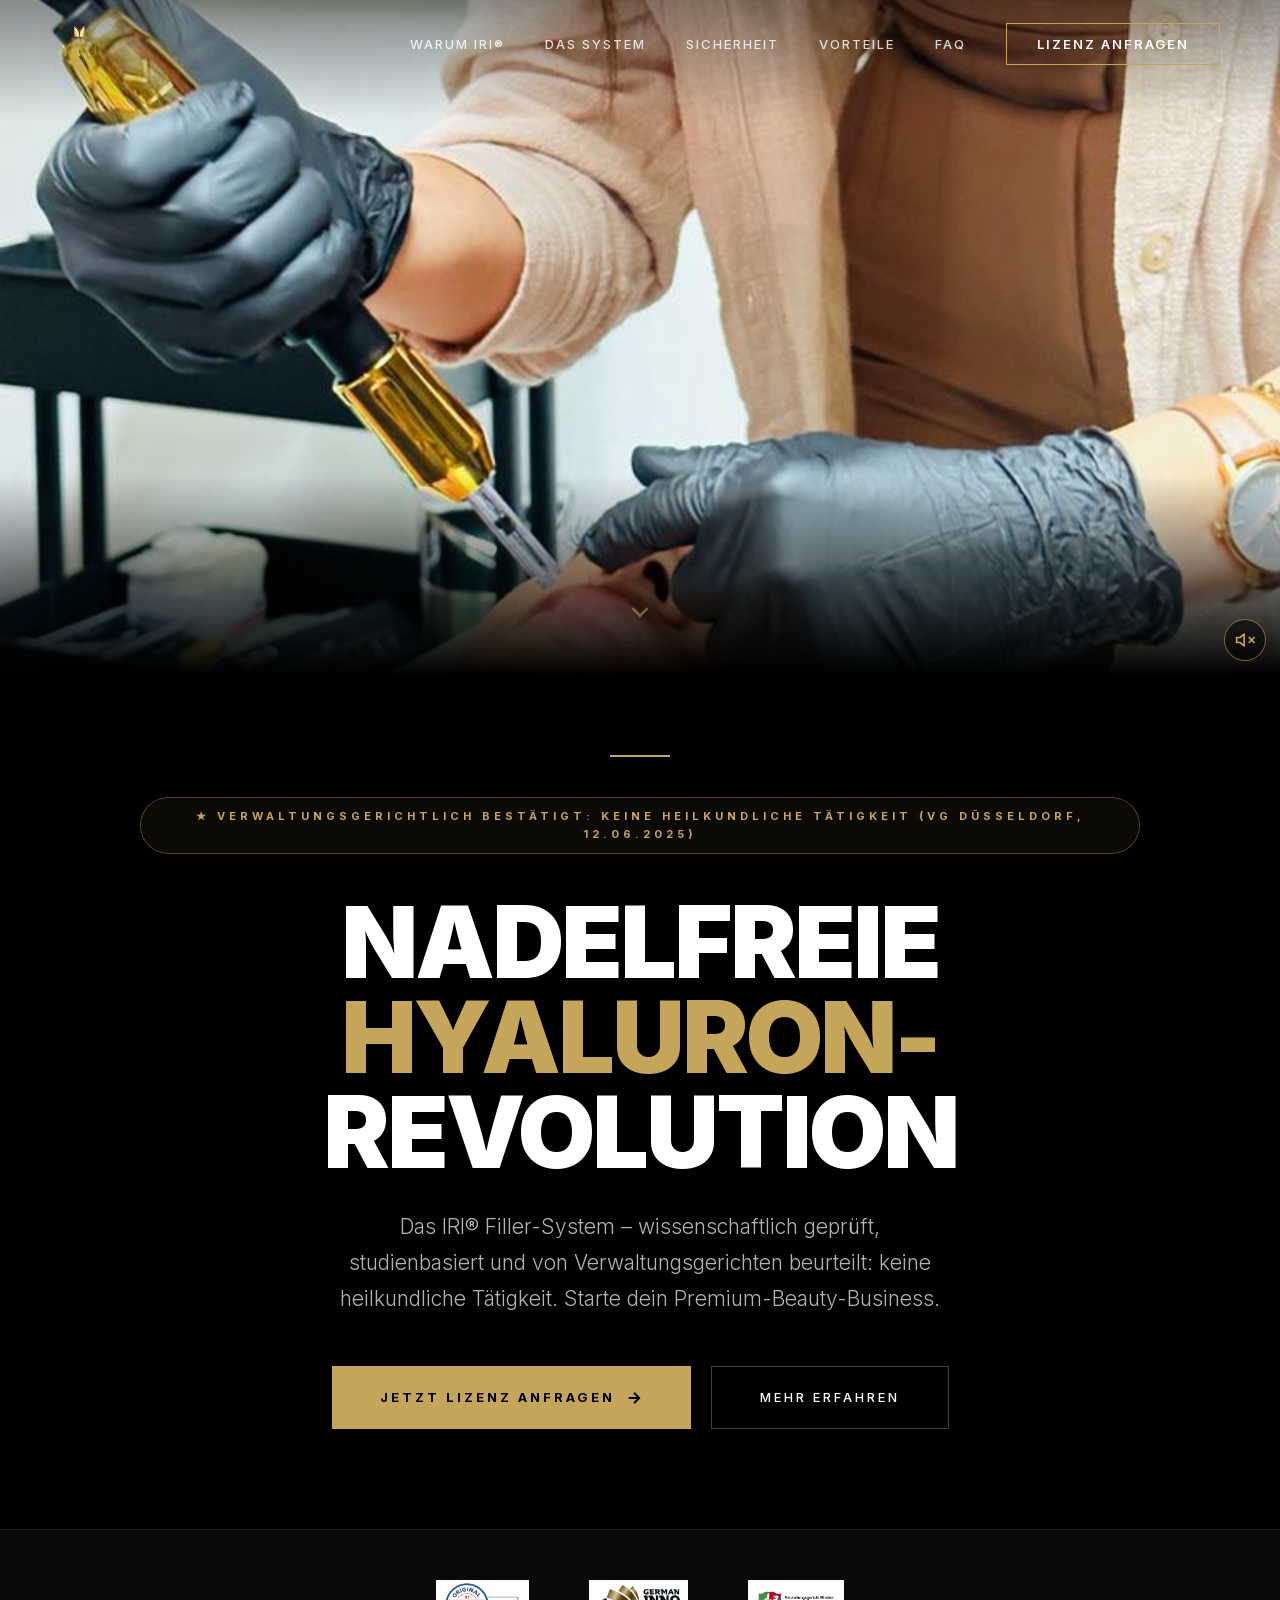
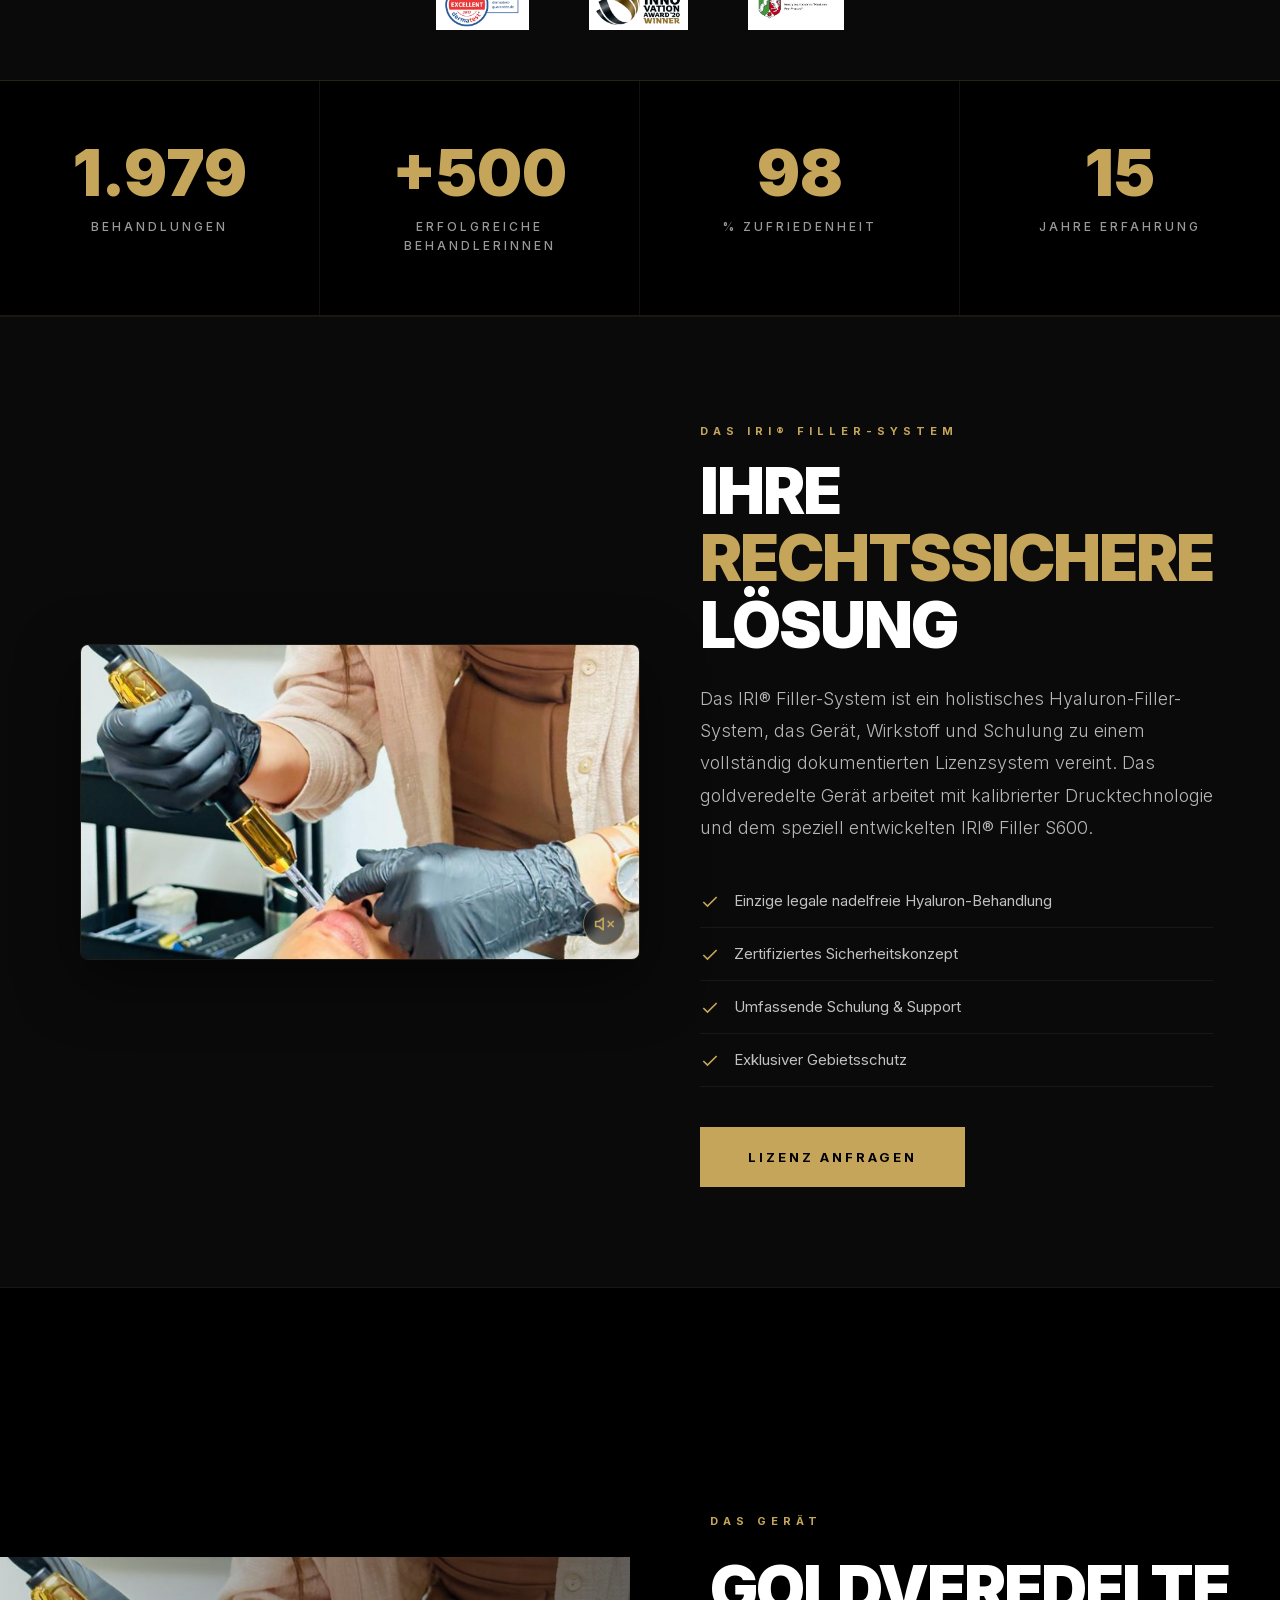
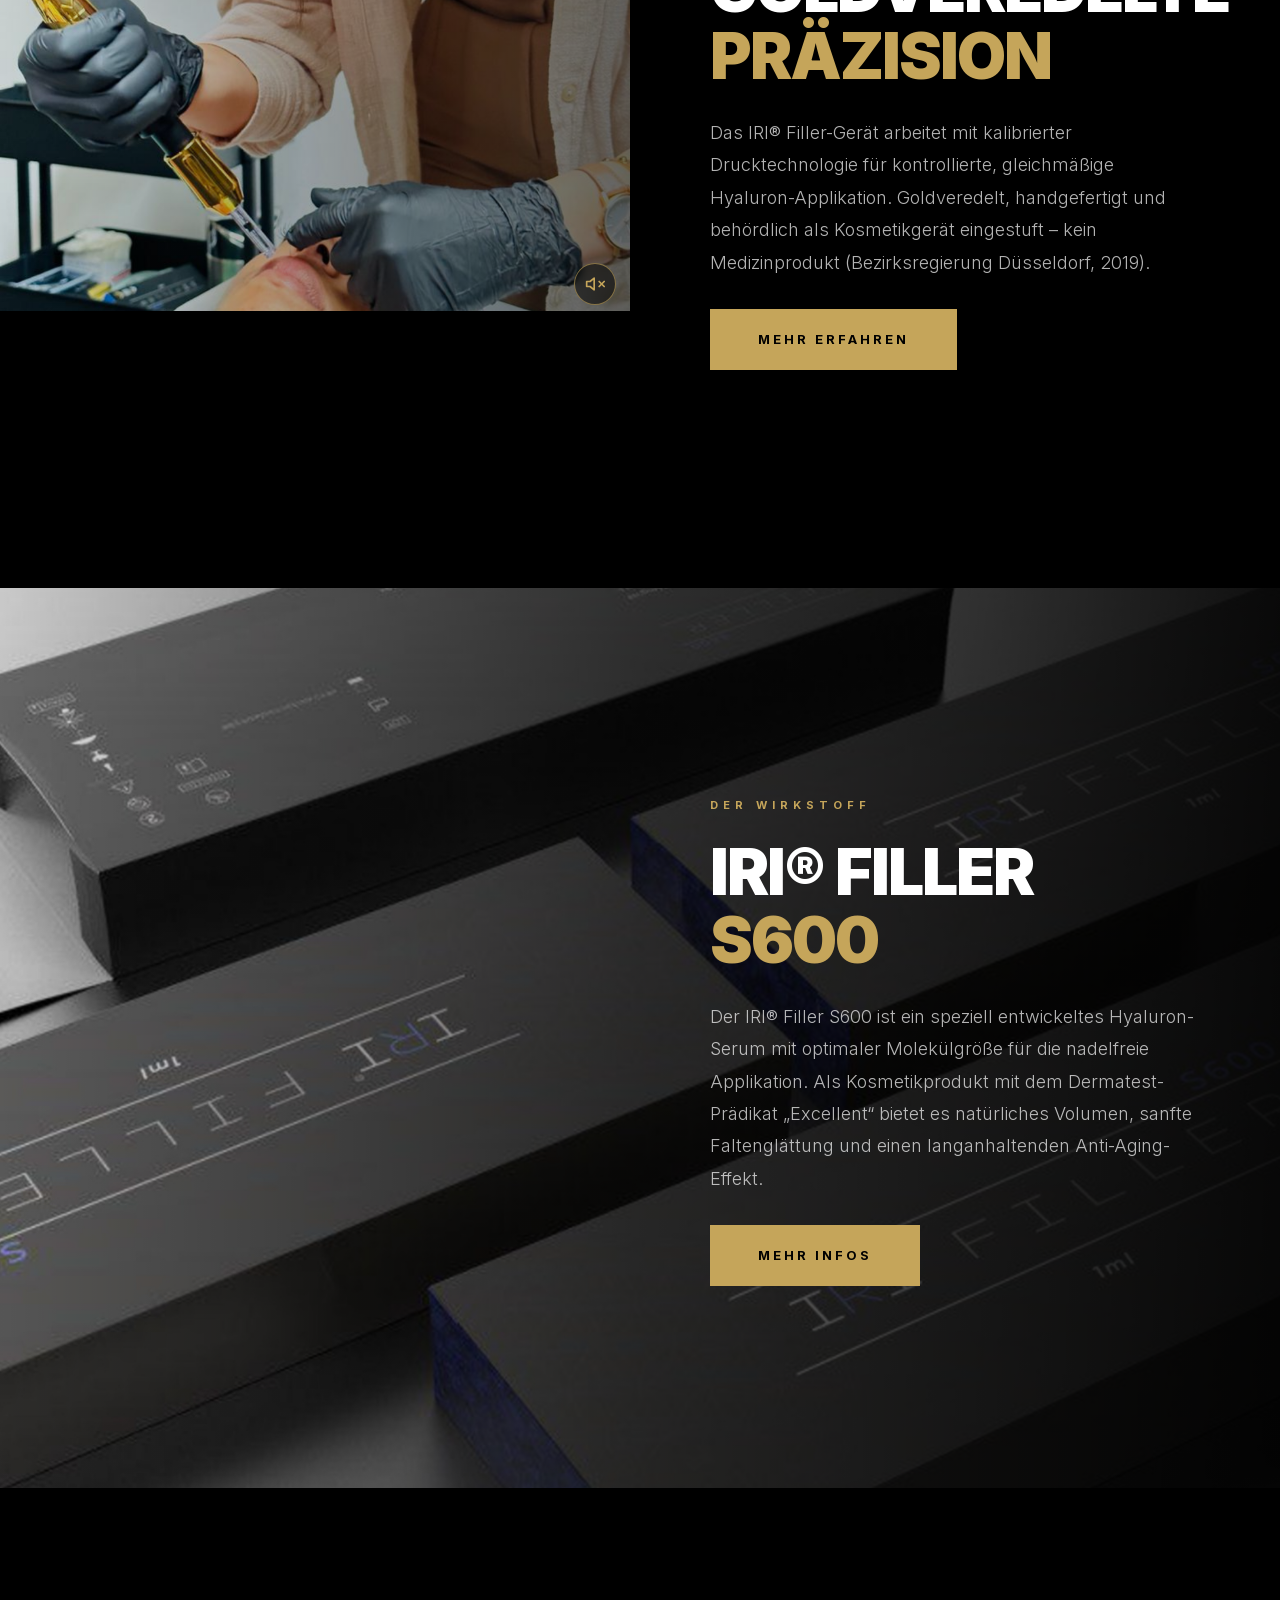
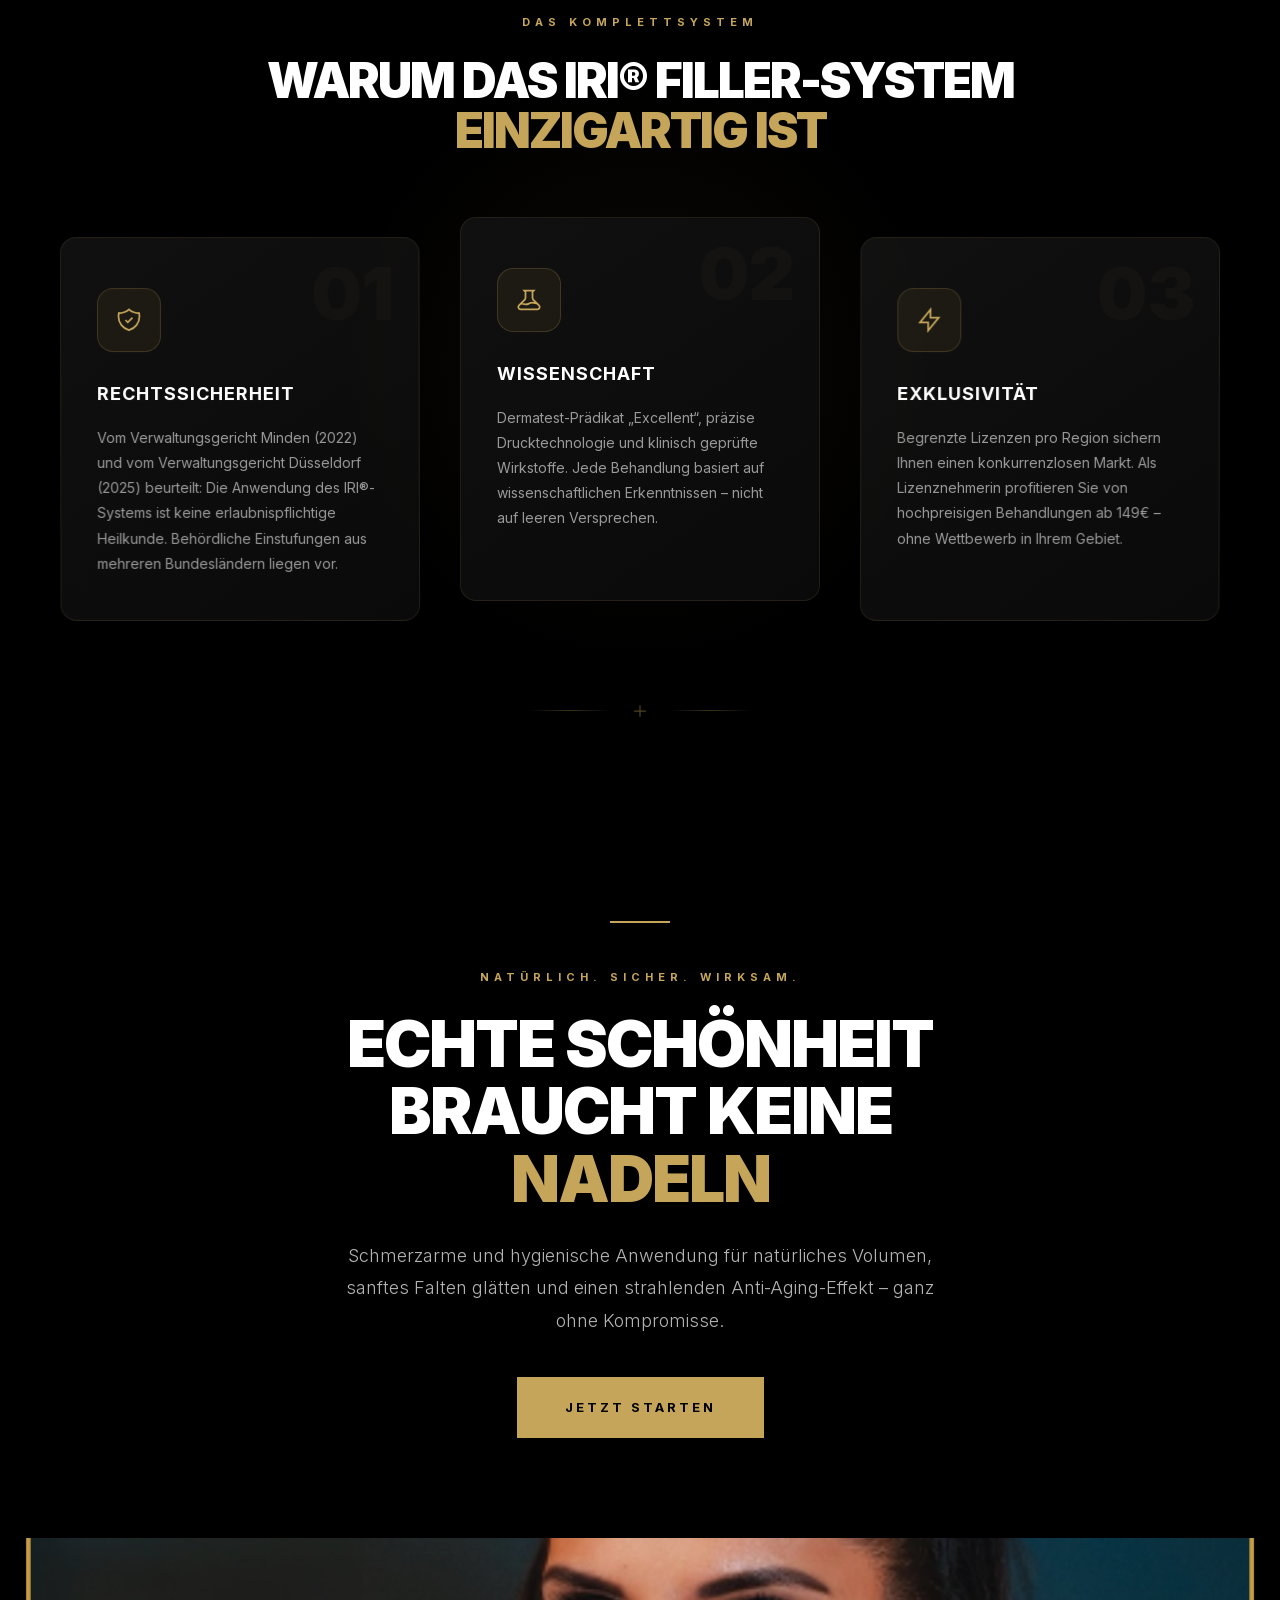
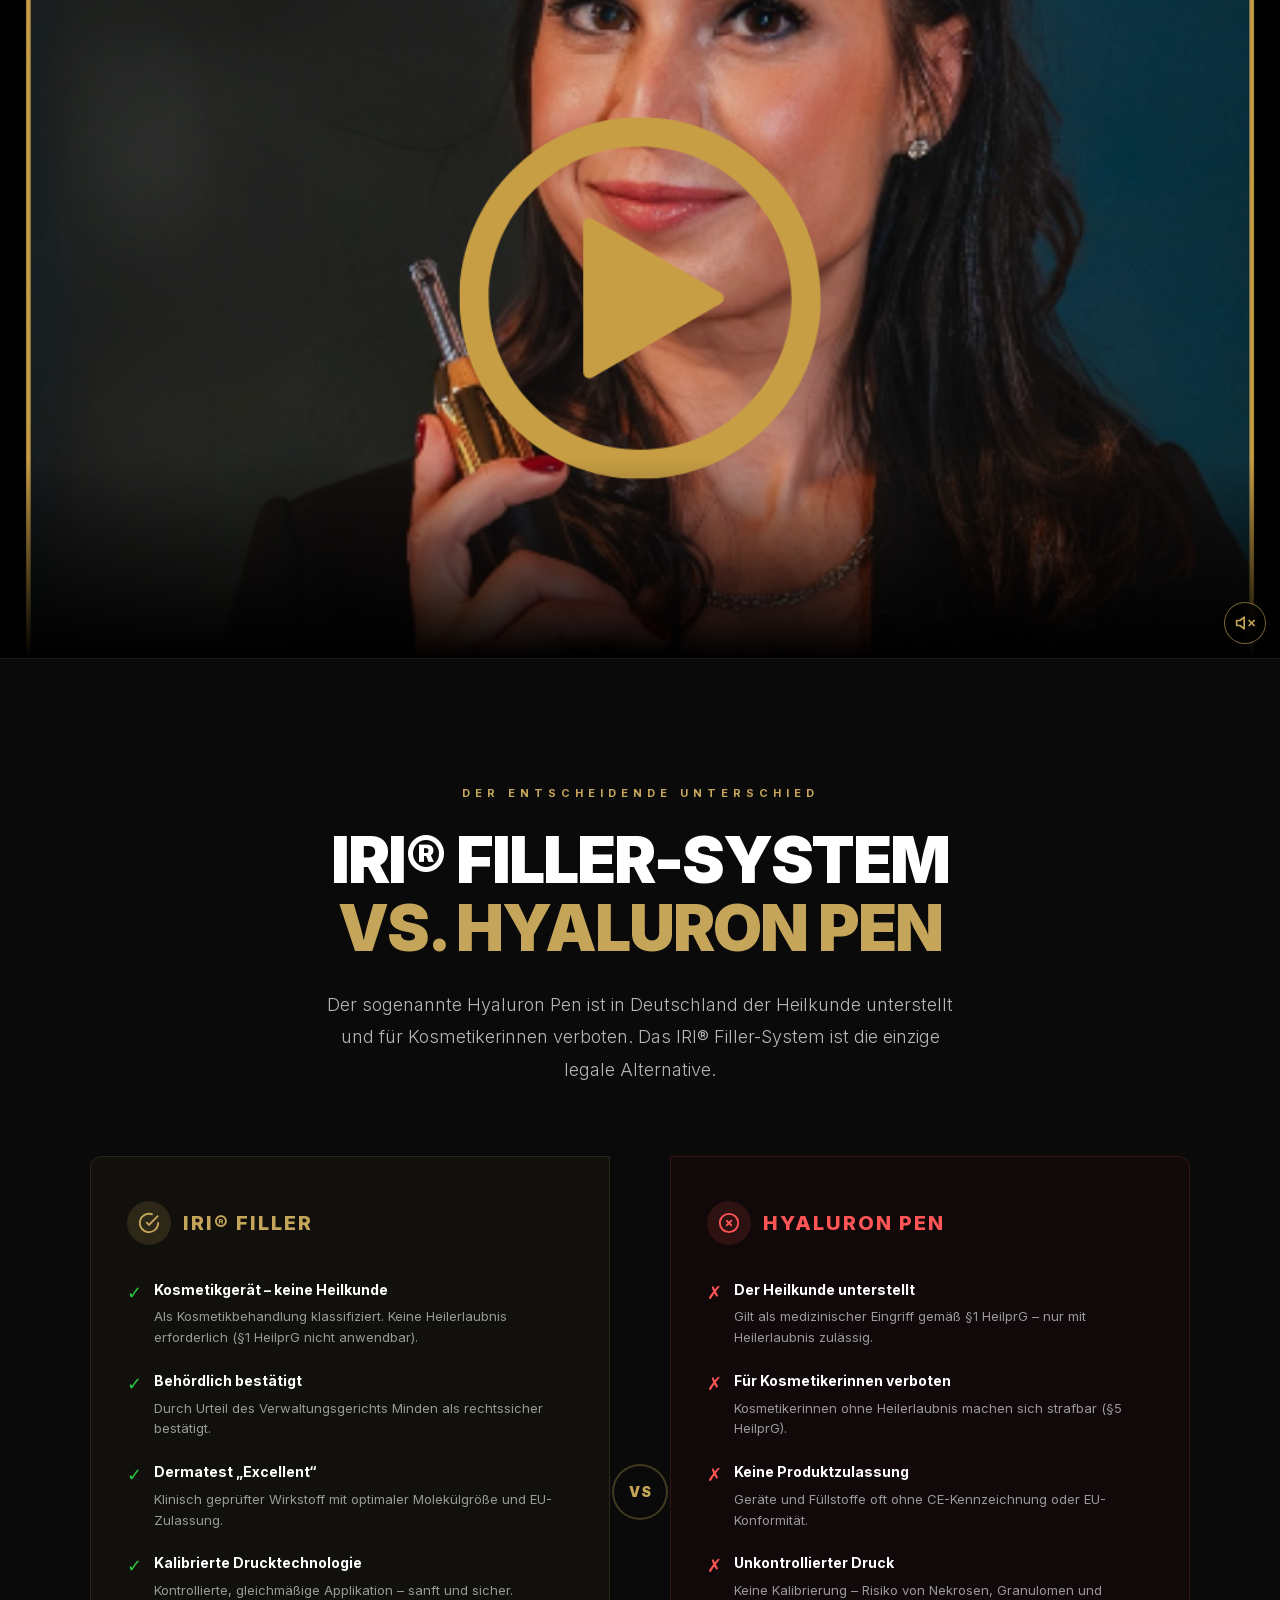
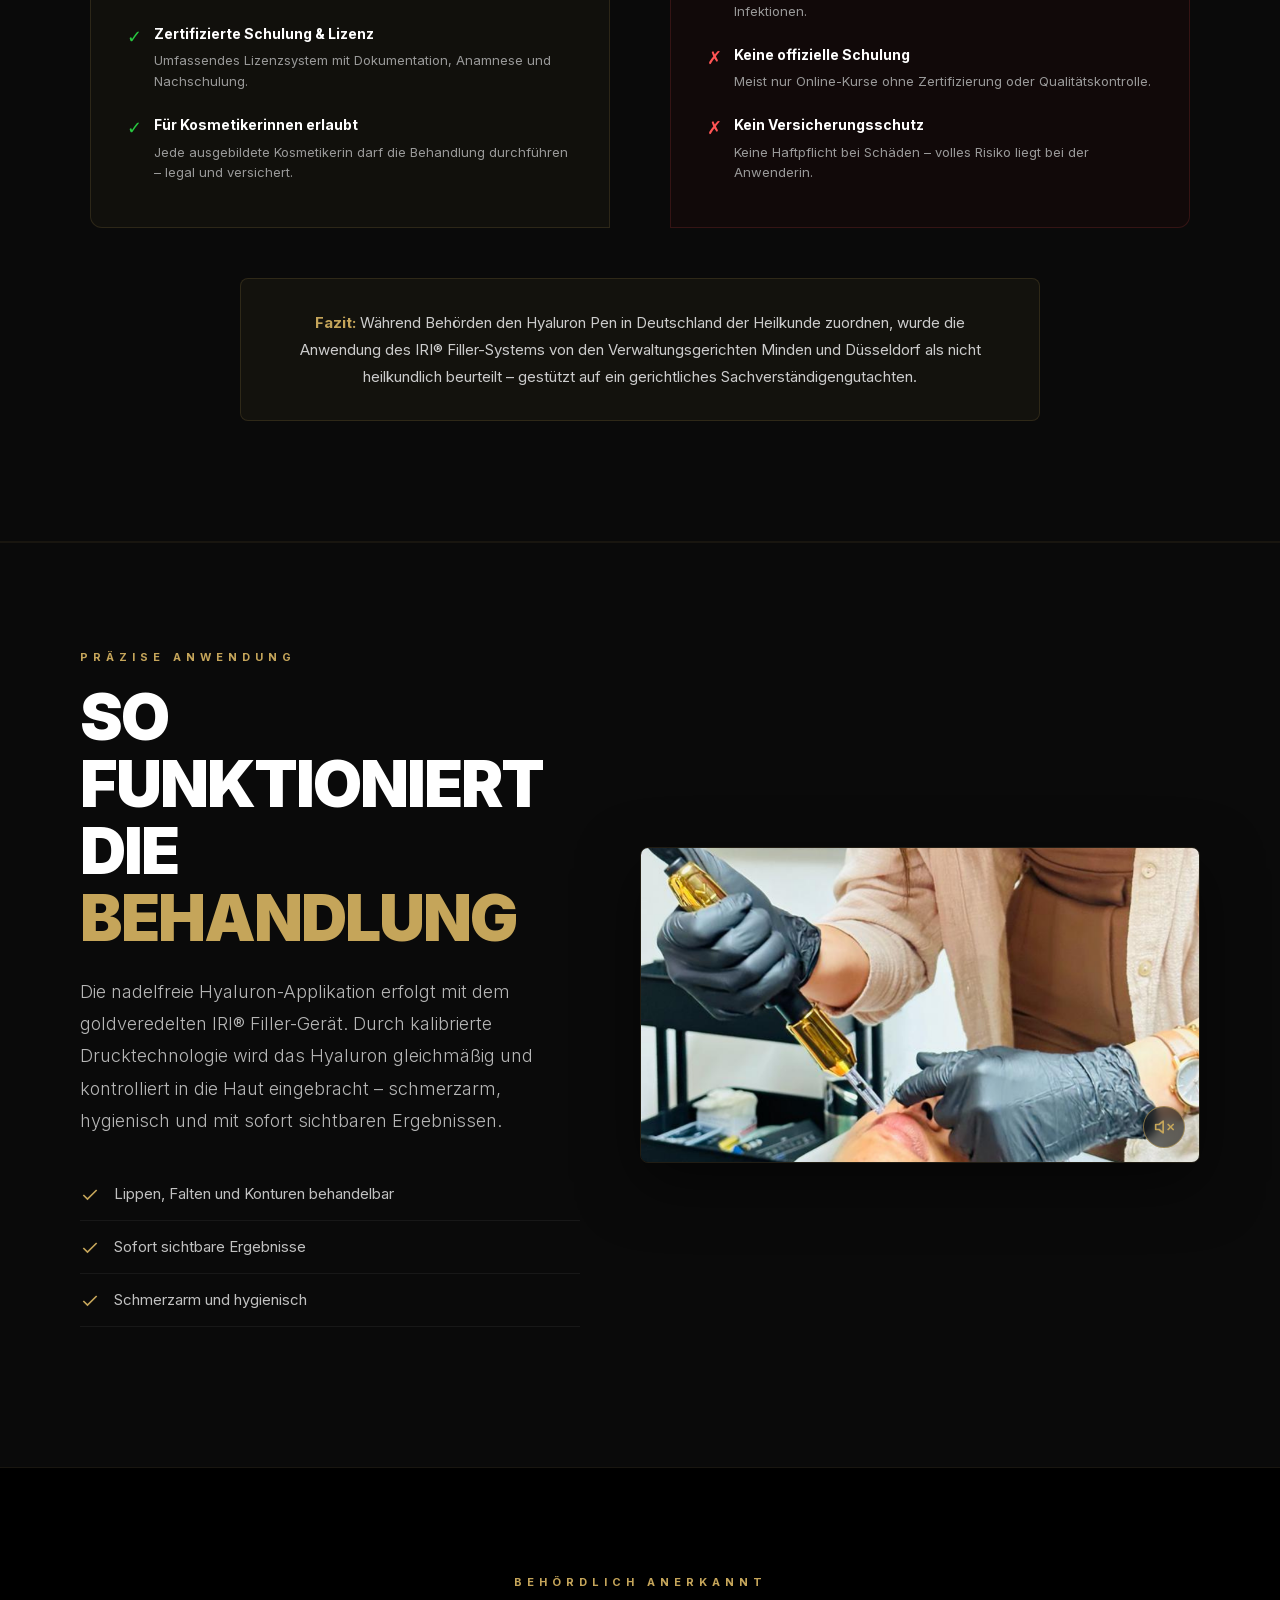
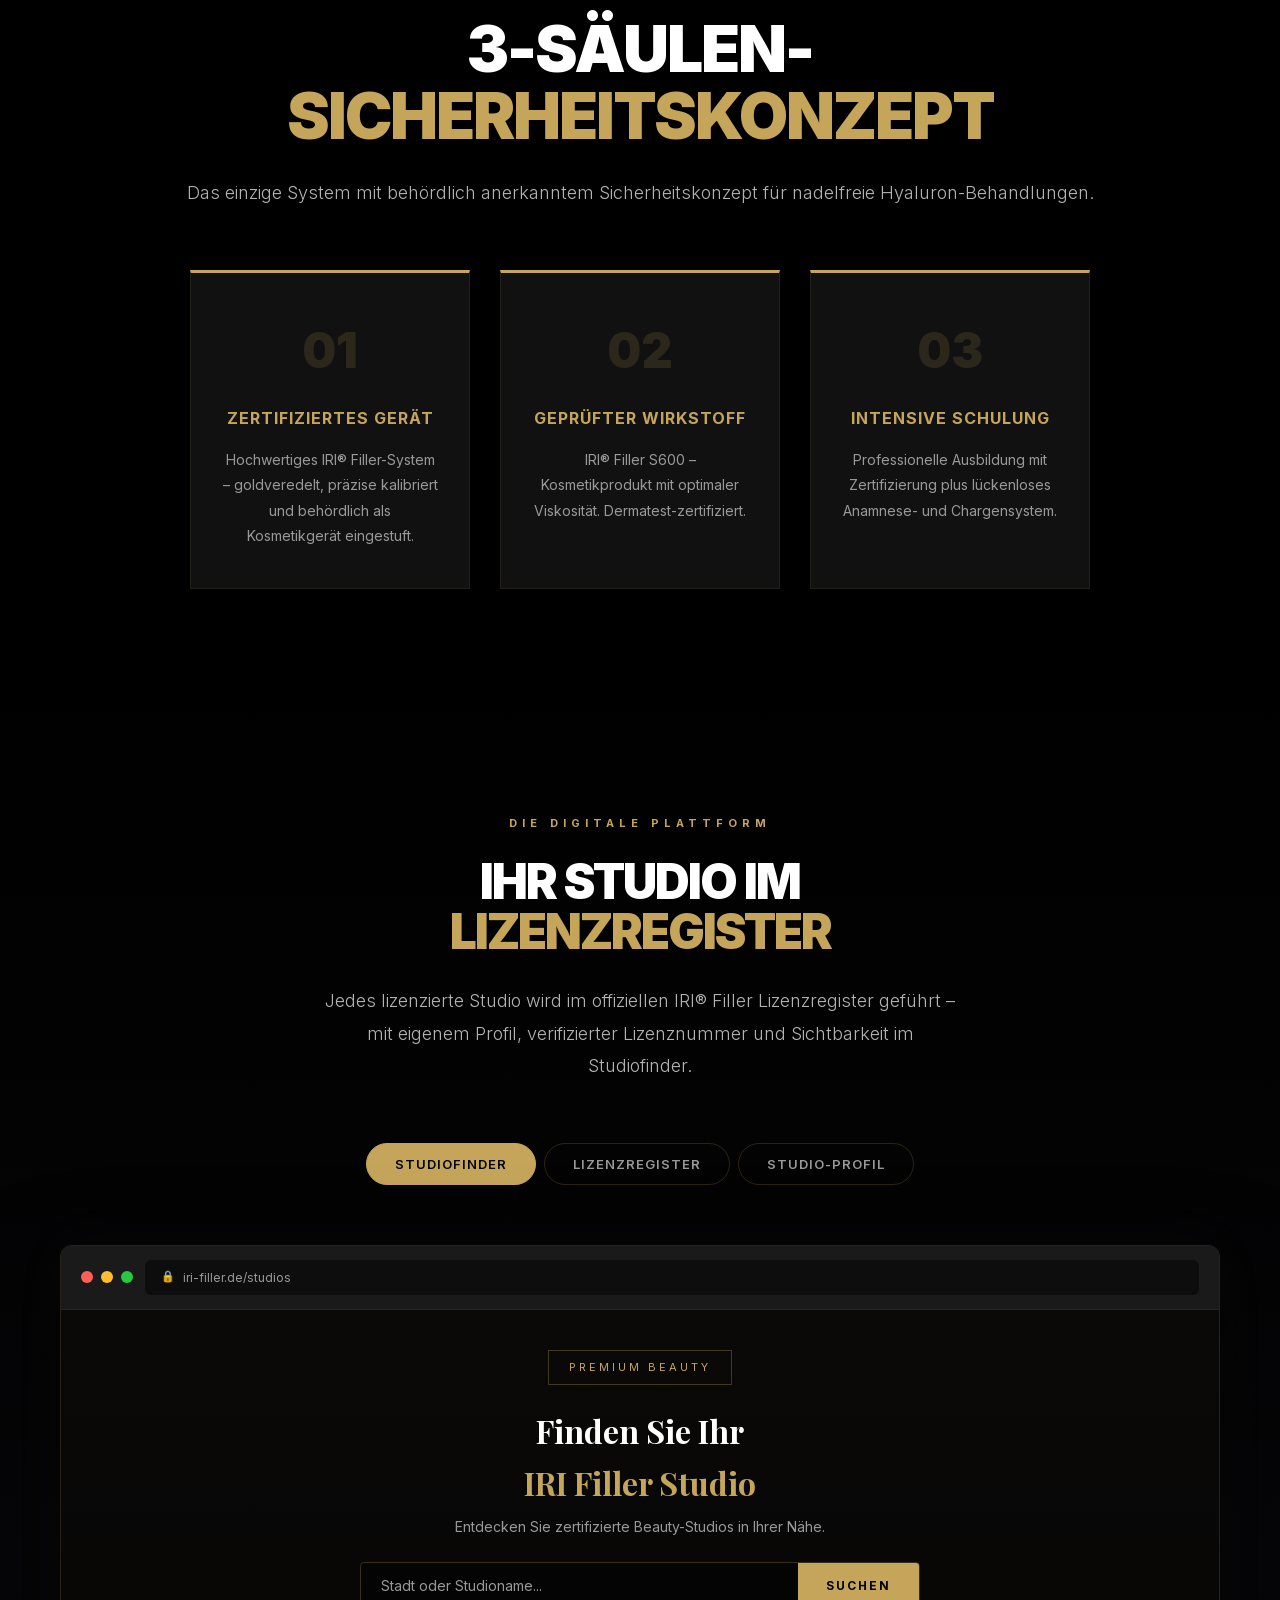
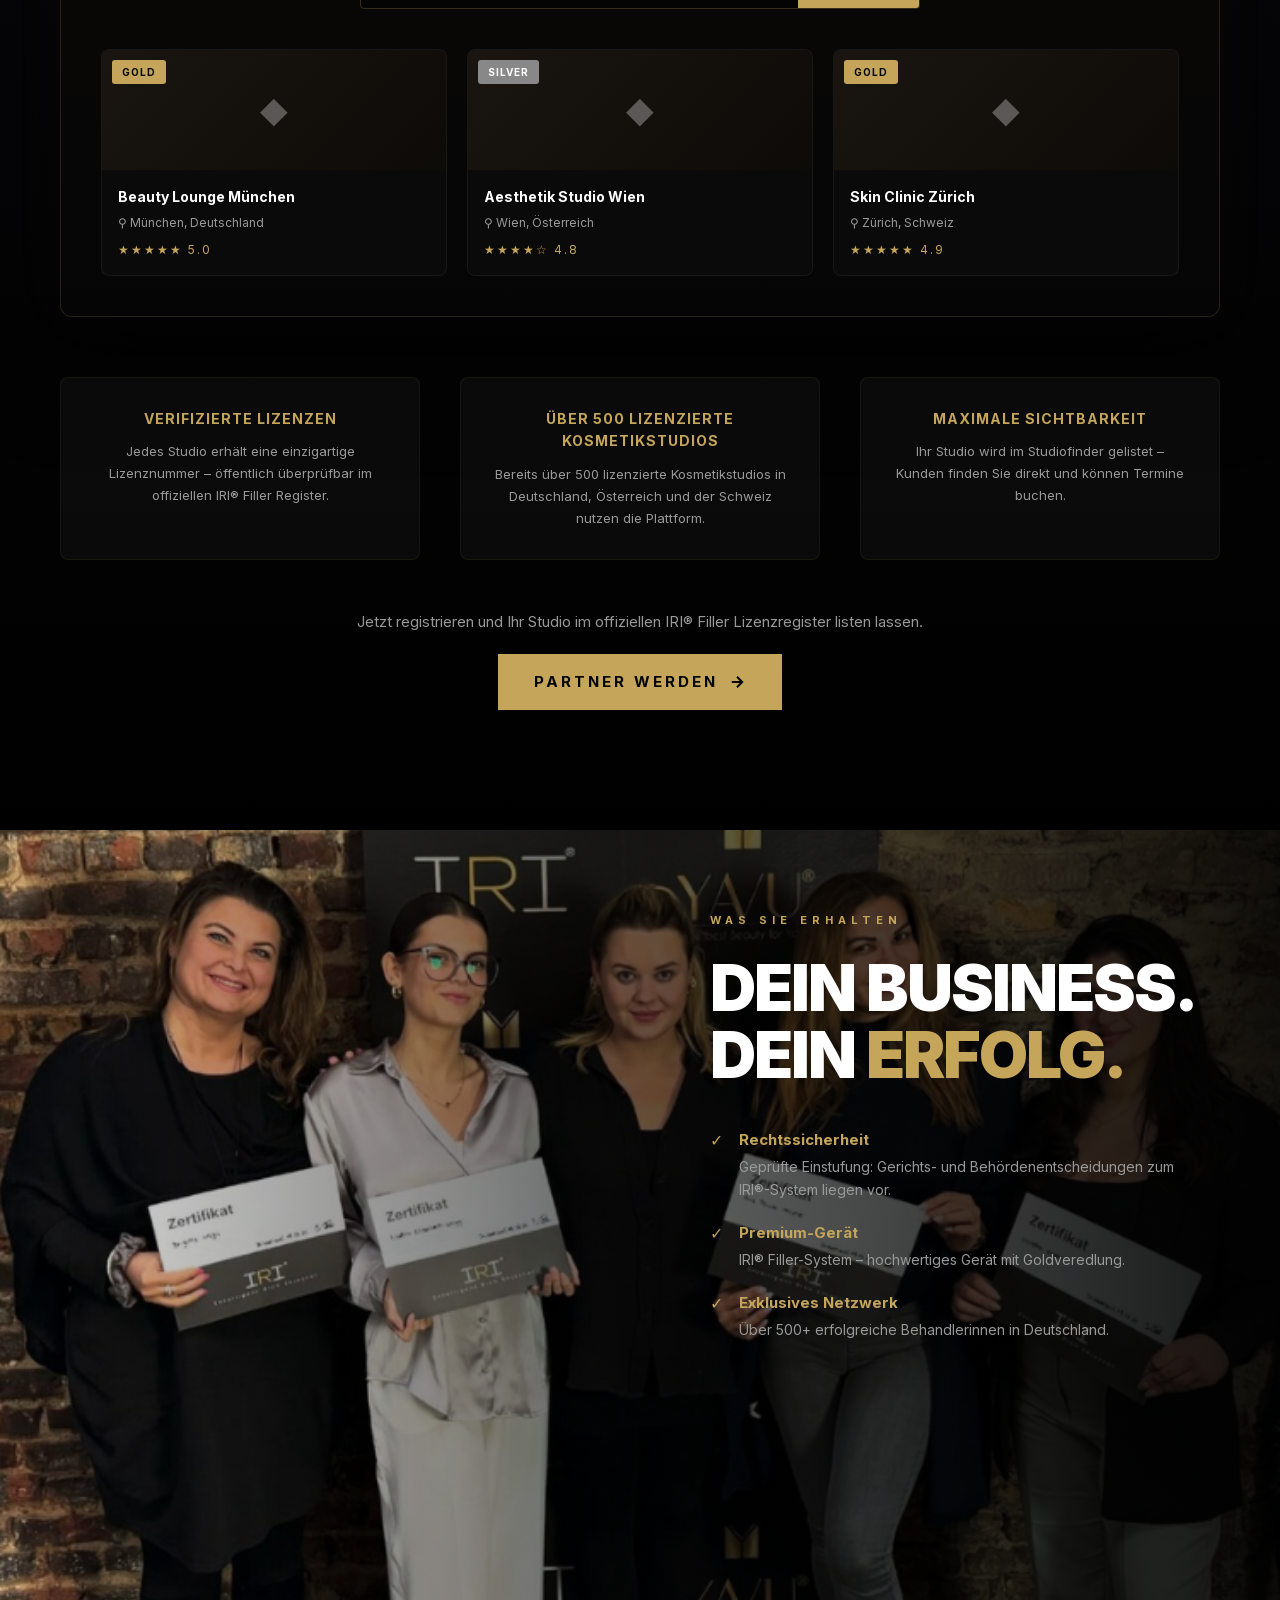
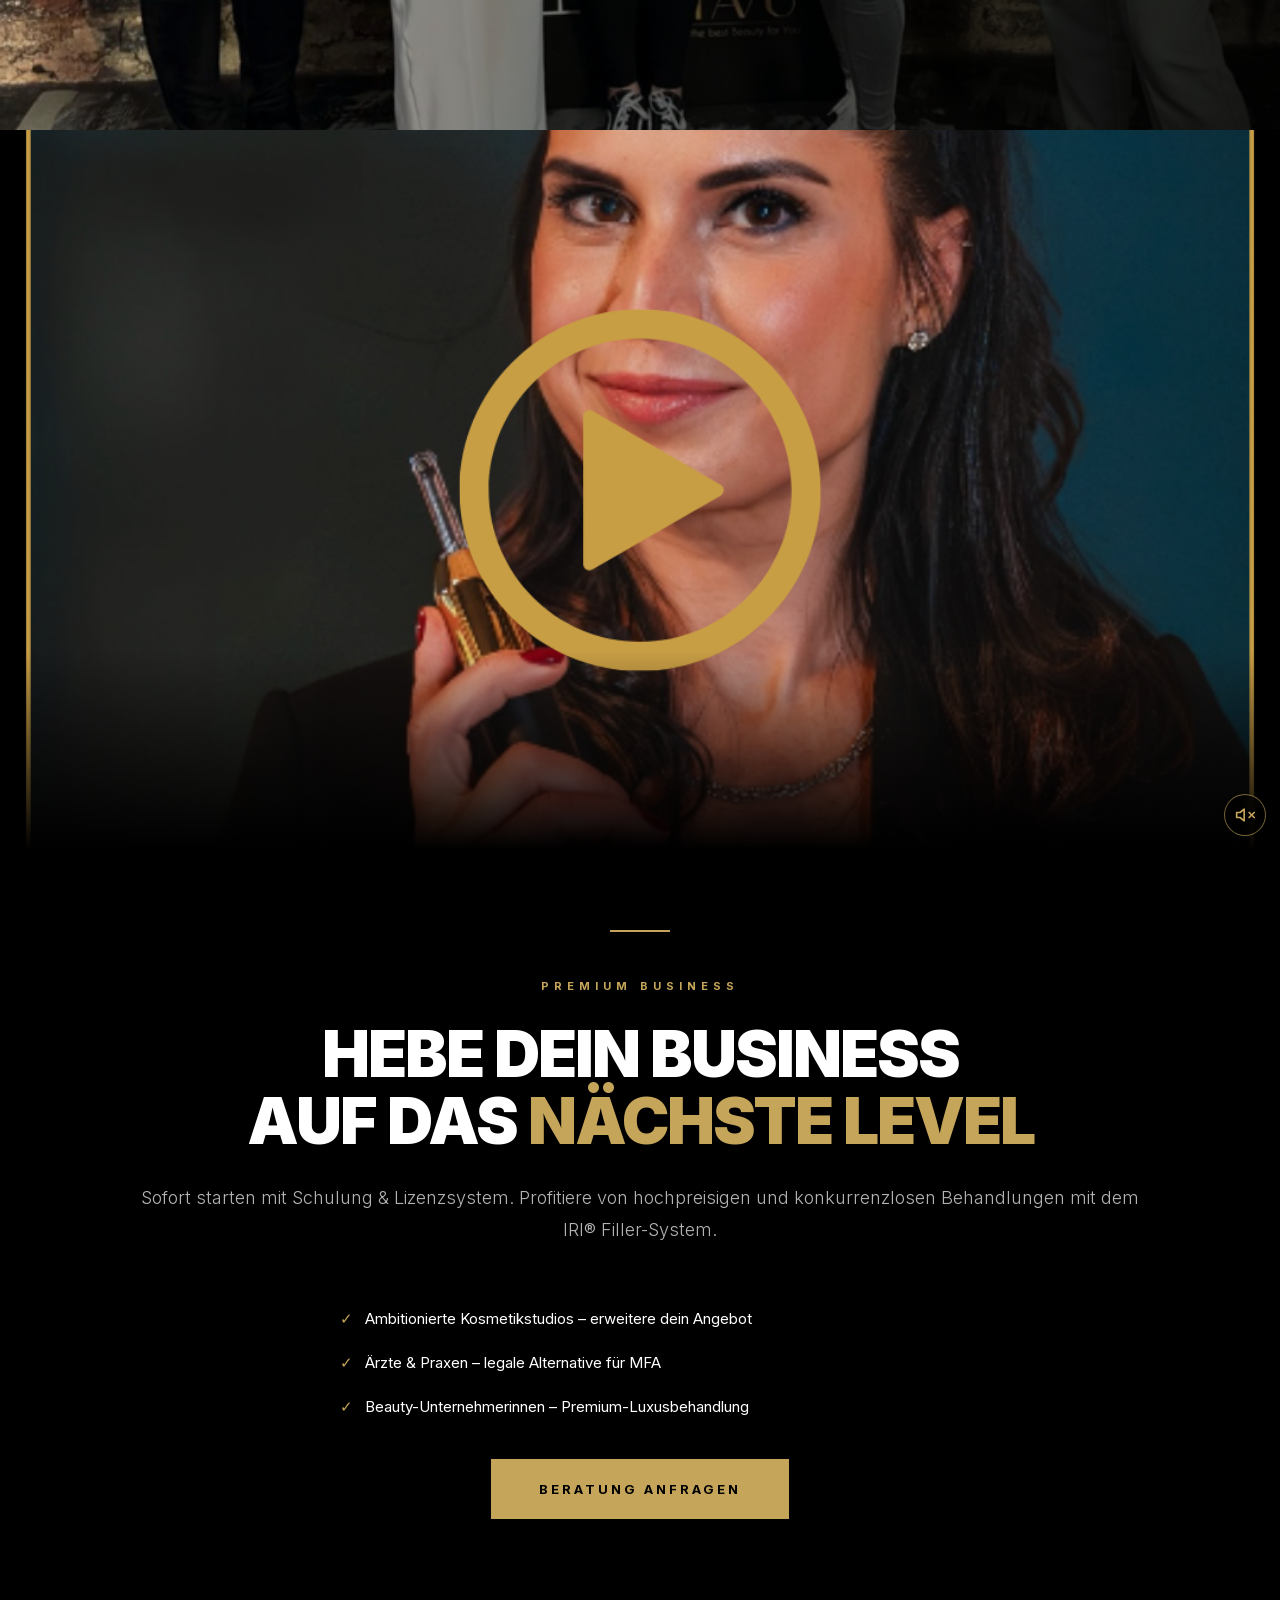
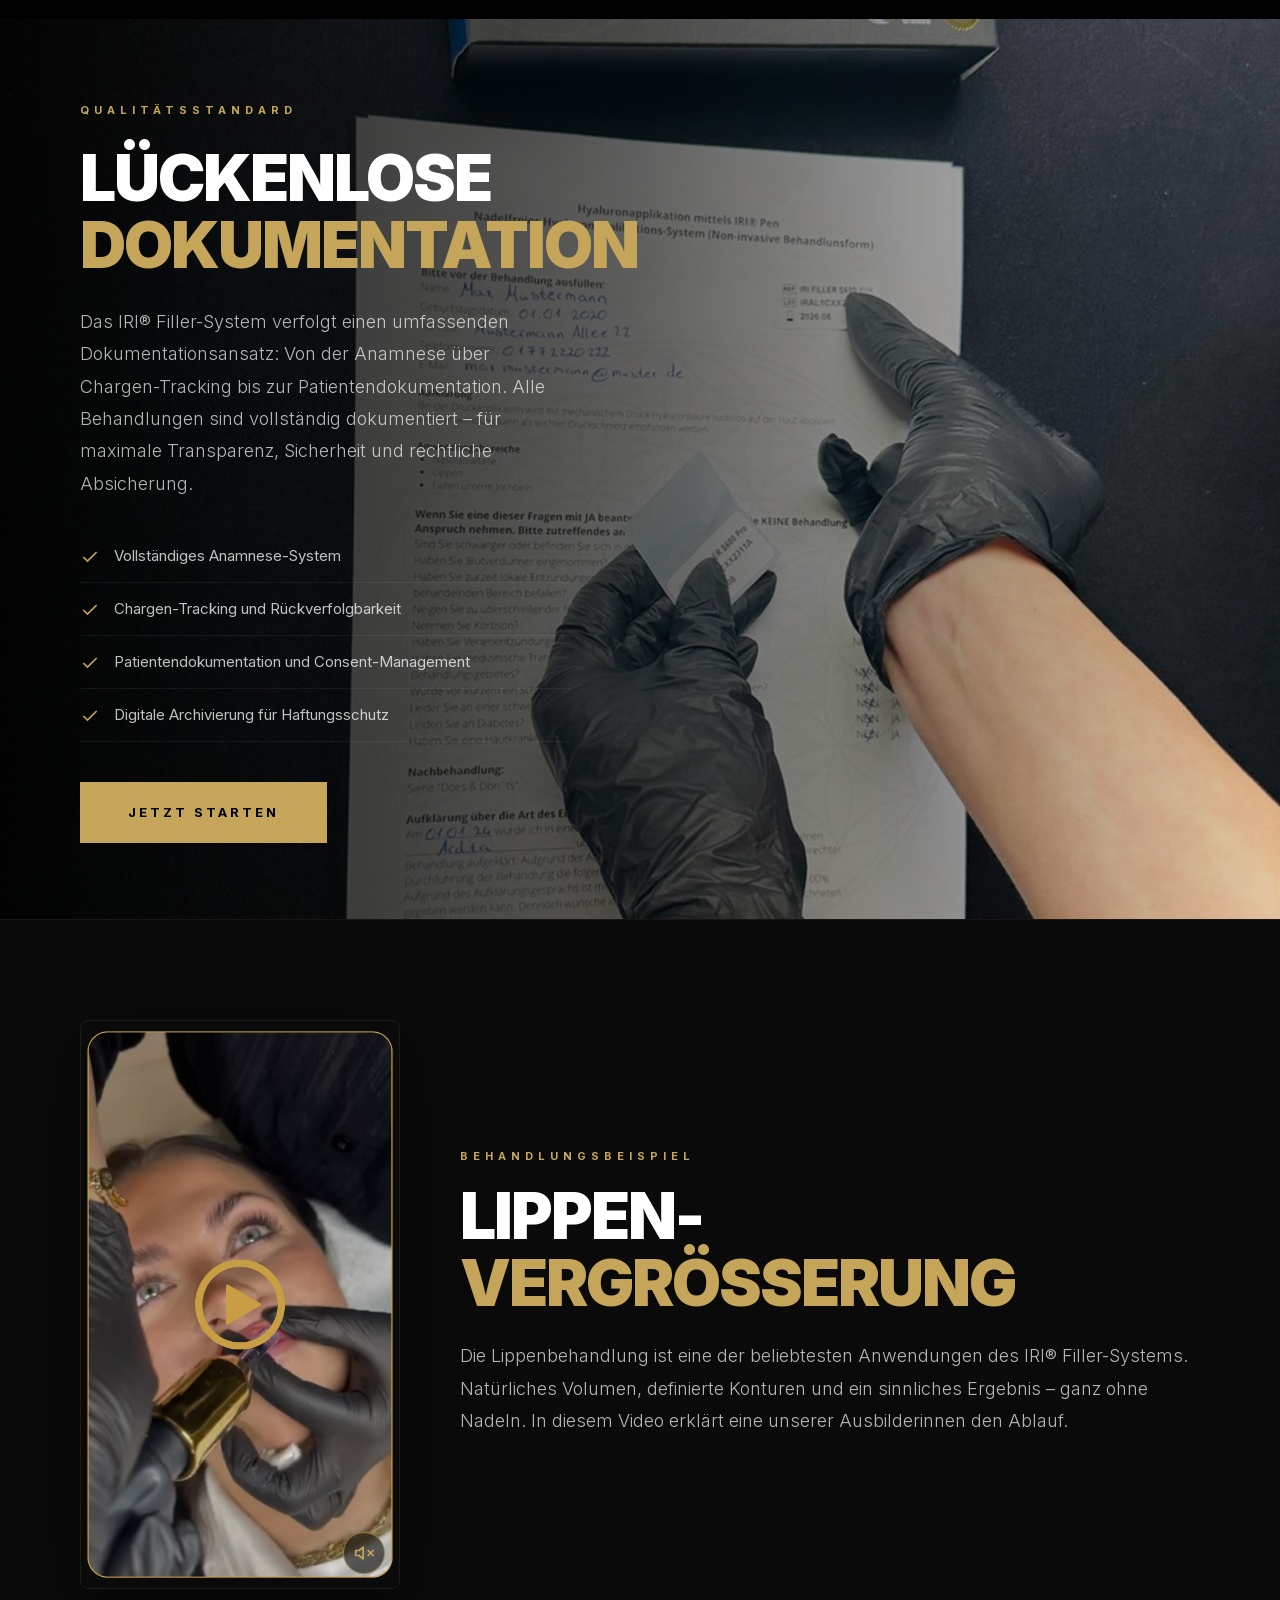
<file: index.html>
<!DOCTYPE html>
<html lang="de">
<head>
    <meta charset="UTF-8">
    <meta name="viewport" content="width=device-width, initial-scale=1.0">
    <title>YAVU® | IRI® Filler-System – Werde Lizenznehmerin</title>
    <meta name="description" content="Starte dein eigenes IRI® Filler Business. Die einzige legale nadelfreie Hyaluron-Behandlung für Kosmetikerinnen. Jetzt Lizenz sichern.">
    <link href="/assets/fonts/fonts.css" rel="stylesheet">
    <style>
        *, *::before, *::after { margin: 0; padding: 0; box-sizing: border-box; }

        :root {
            --gold: #C5A55A;
            --gold-light: #D4B96E;
            --gold-dark: #A8893D;
            --black: #000000;
            --dark: #0A0A0A;
            --dark-card: #111111;
            --gray-text: #999999;
            --light-text: #CCCCCC;
            --white: #FFFFFF;
        }

        html { scroll-behavior: smooth; }

        body {
            font-family: 'Inter', -apple-system, BlinkMacSystemFont, sans-serif;
            background: var(--black);
            color: var(--white);
            overflow-x: hidden;
            line-height: 1.6;
        }

        /* ===== NAVBAR ===== */
        .navbar {
            position: fixed;
            top: 0; left: 0; right: 0;
            z-index: 1000;
            padding: 24px 60px;
            display: flex;
            align-items: center;
            justify-content: space-between;
            transition: all 0.4s ease;
            background: transparent;
        }
        .navbar.scrolled {
            background: rgba(0,0,0,0.92);
            backdrop-filter: blur(20px);
            padding: 16px 60px;
            border-bottom: 1px solid rgba(197,165,90,0.12);
        }
        .nav-logo {
            font-family: 'Inter', sans-serif;
            font-size: 28px;
            font-weight: 900;
            letter-spacing: 8px;
            color: var(--gold);
            text-decoration: none;
            display: flex;
            align-items: center;
            gap: 10px;
        }
        .nav-logo .crown { font-size: 20px; }
        .nav-links {
            display: flex;
            align-items: center;
            gap: 40px;
            list-style: none;
        }
        .nav-links a {
            color: rgba(255,255,255,0.8);
            text-decoration: none;
            font-size: 13px;
            font-weight: 500;
            letter-spacing: 2px;
            text-transform: uppercase;
            transition: color 0.3s;
        }
        .nav-links a:hover { color: var(--gold); }
        .nav-cta {
            padding: 12px 30px !important;
            border: 1px solid var(--gold) !important;
            color: var(--white) !important;
            font-weight: 600 !important;
            transition: all 0.3s !important;
        }
        .nav-cta:hover {
            background: var(--gold) !important;
            color: var(--black) !important;
        }
        .mobile-toggle {
            display: none;
            background: none;
            border: none;
            color: var(--white);
            cursor: pointer;
        }

        /* ===== HERO — CLEAN CINEMA VIDEO ===== */
        .hero-cinema {
            position: relative;
            height: 75vh;
            min-height: 500px;
            overflow: hidden;
        }
        .hero-cinema video,
        .hero-cinema img {
            width: 100%;
            height: 100%;
            object-fit: cover;
            display: block;
        }
        .hero-cinema-fade {
            position: absolute;
            bottom: 0;
            left: 0;
            right: 0;
            height: 200px;
            background: linear-gradient(to bottom, transparent, var(--black));
            z-index: 1;
            pointer-events: none;
        }
        .hero-cinema-top {
            position: absolute;
            top: 0;
            left: 0;
            right: 0;
            height: 120px;
            background: linear-gradient(to top, transparent, rgba(0,0,0,0.4));
            z-index: 1;
            pointer-events: none;
        }
        /* Scroll-Hinweis auf Video */
        .hero-cinema .scroll-arrow {
            position: absolute;
            bottom: 40px;
            left: 50%;
            transform: translateX(-50%);
            z-index: 2;
            animation: float 2.5s ease-in-out infinite;
            color: var(--gold);
            opacity: 0.5;
        }

        /* ===== HERO TEXT — BELOW VIDEO ===== */
        .hero-text {
            position: relative;
            text-align: center;
            padding: 80px 40px 100px;
            background: var(--black);
        }
        .hero-text-inner {
            max-width: 1000px;
            margin: 0 auto;
        }
        .hero-gold-line {
            width: 60px;
            height: 2px;
            background: var(--gold);
            margin: 0 auto 40px;
        }

        /* ===== BEAUTY CINEMA — CLEAN VIDEO SECTION ===== */
        .beauty-cinema {
            position: relative;
            height: 80vh;
            min-height: 500px;
            overflow: hidden;
        }
        .beauty-cinema video,
        .beauty-cinema img {
            width: 100%;
            height: 100%;
            object-fit: cover;
            display: block;
        }
        .beauty-cinema-fade {
            position: absolute;
            bottom: 0;
            left: 0;
            right: 0;
            height: 200px;
            background: linear-gradient(to bottom, transparent, var(--black));
            z-index: 1;
            pointer-events: none;
        }
        .beauty-text {
            position: relative;
            text-align: center;
            padding: 80px 40px 100px;
            background: var(--black);
        }
        .hero-badge {
            display: inline-flex;
            align-items: center;
            gap: 8px;
            padding: 10px 24px;
            border: 1px solid rgba(197,165,90,0.35);
            border-radius: 40px;
            font-size: 11px;
            font-weight: 700;
            letter-spacing: 4px;
            text-transform: uppercase;
            color: var(--gold);
            margin-bottom: 40px;
            background: rgba(197,165,90,0.06);
        }
        .hero-text h1 {
            font-size: clamp(48px, 8vw, 100px);
            font-weight: 900;
            line-height: 0.95;
            letter-spacing: -3px;
            text-transform: uppercase;
            margin-bottom: 30px;
        }
        .hero-text h1 .gold { color: var(--gold); }
        .hero-sub {
            font-size: clamp(16px, 2vw, 21px);
            color: rgba(255,255,255,0.7);
            max-width: 620px;
            margin: 0 auto 50px;
            font-weight: 300;
            line-height: 1.7;
        }
        .hero-buttons {
            display: flex;
            gap: 20px;
            justify-content: center;
            flex-wrap: wrap;
        }
        .btn-primary {
            display: inline-flex;
            align-items: center;
            gap: 10px;
            padding: 20px 48px;
            background: var(--gold);
            color: var(--black);
            font-size: 13px;
            font-weight: 700;
            letter-spacing: 3px;
            text-transform: uppercase;
            text-decoration: none;
            border: none;
            cursor: pointer;
            transition: all 0.3s;
        }
        .btn-primary:hover {
            background: var(--gold-light);
            transform: translateY(-2px);
            box-shadow: 0 15px 50px rgba(197,165,90,0.25);
        }
        .btn-outline {
            display: inline-flex;
            align-items: center;
            gap: 10px;
            padding: 20px 48px;
            background: transparent;
            color: var(--white);
            font-size: 13px;
            font-weight: 500;
            letter-spacing: 3px;
            text-transform: uppercase;
            text-decoration: none;
            border: 1px solid rgba(255,255,255,0.25);
            cursor: pointer;
            transition: all 0.3s;
        }
        .btn-outline:hover {
            border-color: var(--white);
            background: rgba(255,255,255,0.05);
        }
        @keyframes float {
            0%, 100% { transform: translateX(-50%) translateY(0); }
            50% { transform: translateX(-50%) translateY(12px); }
        }

        /* ===== SEAL BAR (Real Images) ===== */
        .seal-bar {
            display: flex;
            align-items: center;
            justify-content: center;
            gap: 60px;
            padding: 50px 60px;
            background: var(--dark);
            border-top: 1px solid rgba(197,165,90,0.15);
            border-bottom: 1px solid rgba(197,165,90,0.15);
            flex-wrap: wrap;
        }
        .seal-bar img {
            height: 50px;
            opacity: 1;
            transition: opacity 0.3s;
        }
        .seal-bar img:hover {
            opacity: 1;
        }

        /* ===== STATS BAR ===== */
        .stats-bar {
            display: grid;
            grid-template-columns: repeat(4, 1fr);
            border-bottom: 1px solid rgba(197,165,90,0.15);
        }
        .stat {
            text-align: center;
            padding: 60px 30px;
            border-right: 1px solid rgba(197,165,90,0.1);
        }
        .stat:last-child { border-right: none; }
        .stat-num {
            font-size: clamp(40px, 5vw, 64px);
            font-weight: 900;
            color: var(--gold);
            line-height: 1;
            margin-bottom: 12px;
        }
        .stat-label {
            font-size: 12px;
            color: var(--gray-text);
            text-transform: uppercase;
            letter-spacing: 3px;
            font-weight: 500;
        }

        /* ===== FULLSCREEN IMAGE SECTION ===== */
        .fs-section {
            position: relative;
            height: 100vh;
            min-height: 600px;
            display: flex;
            align-items: center;
            overflow: hidden;
        }
        .fs-bg {
            position: absolute;
            inset: 0;
        }
        .fs-bg img,
        .fs-bg video {
            width: 100%;
            height: 100%;
            object-fit: cover;
        }
        .fs-overlay-left {
            position: absolute;
            inset: 0;
            background: linear-gradient(90deg, rgba(0,0,0,0.92) 0%, rgba(0,0,0,0.6) 50%, rgba(0,0,0,0.1) 100%);
            z-index: 1;
        }
        .fs-overlay-right {
            position: absolute;
            inset: 0;
            background: linear-gradient(270deg, rgba(0,0,0,0.92) 0%, rgba(0,0,0,0.6) 50%, rgba(0,0,0,0.1) 100%);
            z-index: 1;
        }
        .fs-overlay-center {
            position: absolute;
            inset: 0;
            background: rgba(0,0,0,0.55);
            z-index: 1;
        }
        .fs-content {
            position: relative;
            z-index: 2;
            padding: 0 80px;
            max-width: 650px;
        }
        .fs-content-right {
            position: relative;
            z-index: 2;
            padding: 0 80px;
            max-width: 650px;
            margin-left: auto;
        }
        .fs-content-center {
            position: relative;
            z-index: 2;
            text-align: center;
            max-width: 800px;
            margin: 0 auto;
            padding: 0 40px;
        }

        /* ===== SECTION STYLING ===== */
        .section-label {
            display: inline-block;
            font-size: 11px;
            font-weight: 700;
            letter-spacing: 5px;
            text-transform: uppercase;
            color: var(--gold);
            margin-bottom: 24px;
        }
        .section-title {
            font-size: clamp(36px, 5vw, 64px);
            font-weight: 900;
            line-height: 1.05;
            letter-spacing: -2px;
            text-transform: uppercase;
            margin-bottom: 28px;
        }
        .section-text {
            font-size: 18px;
            color: rgba(255,255,255,0.7);
            line-height: 1.8;
            font-weight: 300;
        }
        .gold { color: var(--gold); }

        /* ===== FORBIDDEN SECTION ===== */
        .forbidden-section {
            padding: 140px 60px;
            background: var(--dark);
            text-align: center;
        }
        .forbidden-header {
            max-width: 800px;
            margin: 0 auto 80px;
        }
        .forbidden-grid {
            display: grid;
            grid-template-columns: repeat(3, 1fr);
            gap: 30px;
            max-width: 1200px;
            margin: 0 auto;
        }
        .forbidden-card {
            background: var(--black);
            border: 1px solid rgba(255,80,80,0.15);
            padding: 50px 35px;
            text-align: center;
            transition: all 0.3s;
            position: relative;
        }
        .forbidden-card::before {
            content: '';
            position: absolute;
            top: 0; left: 0; right: 0;
            height: 3px;
            background: linear-gradient(90deg, #ff4444, #cc3333);
        }
        .forbidden-card .f-icon {
            width: 60px; height: 60px;
            border: 1px solid rgba(255,80,80,0.3);
            border-radius: 50%;
            display: flex;
            align-items: center;
            justify-content: center;
            margin: 0 auto 24px;
            color: #ff5555;
        }
        .forbidden-card h3 {
            font-size: 16px;
            font-weight: 700;
            text-transform: uppercase;
            letter-spacing: 1px;
            margin-bottom: 16px;
            color: var(--white);
        }
        .forbidden-card p {
            font-size: 14px;
            color: var(--gray-text);
            line-height: 1.8;
        }

        /* ===== THREE PILLARS ===== */
        .pillars-section {
            padding: 140px 60px;
            background: var(--dark);
        }
        .pillars-header {
            max-width: 700px;
            margin: 0 auto 80px;
            text-align: center;
        }
        .pillars-grid {
            display: grid;
            grid-template-columns: repeat(3, 1fr);
            gap: 30px;
            max-width: 1200px;
            margin: 0 auto;
        }
        .pillar-card {
            background: var(--dark-card);
            border: 1px solid rgba(197,165,90,0.1);
            padding: 50px 35px;
            text-align: center;
            position: relative;
            overflow: hidden;
            transition: all 0.4s;
        }
        .pillar-card::before {
            content: '';
            position: absolute;
            top: 0; left: 0; right: 0;
            height: 3px;
            background: var(--gold);
        }
        .pillar-card:hover {
            border-color: rgba(197,165,90,0.25);
            transform: translateY(-4px);
        }
        .pillar-num {
            font-size: 52px;
            font-weight: 900;
            color: rgba(197,165,90,0.15);
            margin-bottom: 16px;
            line-height: 1;
        }
        .pillar-card h3 {
            font-size: 18px;
            font-weight: 700;
            text-transform: uppercase;
            letter-spacing: 1.5px;
            margin-bottom: 18px;
            color: var(--gold);
        }
        .pillar-card p {
            font-size: 15px;
            color: var(--gray-text);
            line-height: 1.8;
        }

        /* ===== BENEFITS GRID ===== */
        .benefits-wrap {
            padding: 140px 60px;
            background: var(--black);
        }
        .benefits-header {
            max-width: 700px;
            margin-bottom: 80px;
        }
        .benefits-grid {
            display: grid;
            grid-template-columns: repeat(3, 1fr);
            gap: 1px;
            background: rgba(197,165,90,0.08);
        }
        .b-card {
            background: var(--dark-card);
            padding: 55px 40px;
            transition: all 0.4s;
            position: relative;
        }
        .b-card::after {
            content: '';
            position: absolute;
            bottom: 0; left: 0; right: 0;
            height: 2px;
            background: var(--gold);
            transform: scaleX(0);
            transition: transform 0.4s;
            transform-origin: left;
        }
        .b-card:hover::after { transform: scaleX(1); }
        .b-card:hover { background: #161616; }
        .b-icon {
            width: 48px; height: 48px;
            border: 1px solid rgba(197,165,90,0.4);
            border-radius: 50%;
            display: flex;
            align-items: center;
            justify-content: center;
            margin-bottom: 30px;
            color: var(--gold);
        }
        .b-card h3 {
            font-size: 16px;
            font-weight: 700;
            text-transform: uppercase;
            letter-spacing: 1.5px;
            margin-bottom: 16px;
        }
        .b-card p {
            font-size: 14px;
            color: var(--gray-text);
            line-height: 1.8;
        }

        /* ===== FEATURE LIST ===== */
        .feature-list {
            list-style: none;
            margin: 30px 0 40px;
        }
        .feature-list li {
            display: flex;
            align-items: flex-start;
            gap: 14px;
            padding: 14px 0;
            color: rgba(255,255,255,0.75);
            font-size: 15px;
            border-bottom: 1px solid rgba(255,255,255,0.06);
        }
        .feature-list li svg { color: var(--gold); flex-shrink: 0; margin-top: 3px; }

        /* ===== AUDIENCE ===== */
        .audience-section {
            padding: 120px 60px;
            background: var(--dark);
        }
        .audience-inner {
            max-width: 1200px;
            margin: 0 auto;
            display: grid;
            grid-template-columns: 1fr 1fr;
            gap: 80px;
            align-items: center;
        }
        .audience-list {
            list-style: none;
        }
        .audience-list li {
            display: flex;
            gap: 20px;
            padding: 28px 0;
            border-bottom: 1px solid rgba(197,165,90,0.1);
            align-items: flex-start;
        }
        .audience-list li:last-child { border-bottom: none; }
        .a-check {
            width: 32px; height: 32px;
            border: 1px solid var(--gold);
            border-radius: 50%;
            display: flex;
            align-items: center;
            justify-content: center;
            flex-shrink: 0;
            color: var(--gold);
        }
        .audience-list h4 {
            font-size: 15px;
            font-weight: 700;
            margin-bottom: 6px;
            color: var(--gold);
        }
        .audience-list p {
            font-size: 14px;
            color: var(--gray-text);
            line-height: 1.7;
        }

        /* ===== TESTIMONIALS ===== */
        .testimonials-wrap {
            padding: 140px 60px;
            background: var(--black);
        }
        .t-grid {
            display: grid;
            grid-template-columns: repeat(3, 1fr);
            gap: 30px;
            margin-top: 70px;
        }
        .t-card {
            background: var(--dark-card);
            border: 1px solid rgba(197,165,90,0.08);
            padding: 45px;
            position: relative;
        }
        .t-card .quote {
            font-family: 'Playfair Display', serif;
            font-size: 80px;
            color: var(--gold);
            opacity: 0.2;
            position: absolute;
            top: 5px; left: 30px;
            line-height: 1;
        }
        .t-text {
            font-size: 15px;
            color: rgba(255,255,255,0.7);
            line-height: 1.8;
            font-style: italic;
            margin: 35px 0 30px;
        }
        .t-author { display: flex; align-items: center; gap: 14px; }
        .t-avatar {
            width: 42px; height: 42px;
            border-radius: 50%;
            background: var(--gold);
            display: flex;
            align-items: center;
            justify-content: center;
            font-weight: 700;
            color: var(--black);
            font-size: 15px;
        }
        .t-name { font-weight: 600; font-size: 14px; }
        .t-role { font-size: 12px; color: var(--gray-text); }

        /* ===== FAQ SECTION ===== */
        .faq-section {
            padding: 120px 60px;
            background: var(--dark);
        }
        .faq-inner {
            max-width: 900px;
            margin: 0 auto;
        }
        .faq-header {
            text-align: center;
            margin-bottom: 60px;
        }
        .faq-item {
            border-bottom: 1px solid rgba(197,165,90,0.1);
        }
        .faq-question {
            width: 100%;
            padding: 28px 0;
            background: none;
            border: none;
            color: var(--gold);
            font-family: 'Inter', sans-serif;
            font-size: 16px;
            font-weight: 600;
            text-align: left;
            cursor: pointer;
            display: flex;
            justify-content: space-between;
            align-items: center;
            gap: 20px;
            transition: color 0.3s;
        }
        .faq-question:hover { color: var(--gold-light); }
        .faq-question svg {
            flex-shrink: 0;
            transition: transform 0.3s;
        }
        .faq-question.open svg { transform: rotate(180deg); }
        .faq-answer {
            max-height: 0;
            overflow: hidden;
            transition: max-height 0.4s ease, padding 0.3s ease;
        }
        .faq-answer.open {
            max-height: 300px;
            padding-bottom: 28px;
        }
        .faq-answer p {
            font-size: 15px;
            color: var(--gray-text);
            line-height: 1.8;
        }

        /* ===== FORM SECTION ===== */
        .form-section {
            padding: 140px 60px;
            position: relative;
            overflow: hidden;
        }
        .form-section::before {
            content: '';
            position: absolute;
            top: -300px; right: -300px;
            width: 800px; height: 800px;
            background: radial-gradient(circle, rgba(197,165,90,0.06) 0%, transparent 70%);
            border-radius: 50%;
        }
        .form-grid {
            display: grid;
            grid-template-columns: 1fr 1fr;
            gap: 80px;
            max-width: 1200px;
            margin: 0 auto;
            position: relative; z-index: 1;
        }
        .form-info h2 {
            font-size: clamp(36px, 4vw, 52px);
            font-weight: 900;
            text-transform: uppercase;
            letter-spacing: -1px;
            line-height: 1.05;
            margin-bottom: 24px;
        }
        .form-info > p {
            color: rgba(255,255,255,0.65);
            font-size: 17px;
            line-height: 1.8;
            margin-bottom: 40px;
        }
        .check-list { list-style: none; }
        .check-list li {
            display: flex;
            align-items: center;
            gap: 14px;
            padding: 15px 0;
            font-size: 15px;
            color: rgba(255,255,255,0.7);
            border-bottom: 1px solid rgba(255,255,255,0.05);
        }
        .check-list li svg { color: var(--gold); flex-shrink: 0; }
        .form-box {
            background: var(--dark-card);
            border: 1px solid rgba(197,165,90,0.15);
            padding: 50px;
        }
        .form-box h3 { font-size: 22px; font-weight: 700; margin-bottom: 6px; }
        .form-box .sub { color: var(--gray-text); font-size: 14px; margin-bottom: 32px; }
        .fg { margin-bottom: 18px; }
        .fg label {
            display: block;
            font-size: 11px; font-weight: 600;
            letter-spacing: 1.5px;
            text-transform: uppercase;
            color: var(--gray-text);
            margin-bottom: 7px;
        }
        .fg input, .fg select, .fg textarea {
            width: 100%;
            padding: 14px 16px;
            background: rgba(255,255,255,0.04);
            border: 1px solid rgba(255,255,255,0.1);
            color: var(--white);
            font-family: 'Inter', sans-serif;
            font-size: 15px;
            transition: border-color 0.3s;
            outline: none;
            border-radius: 0;
            -webkit-appearance: none;
        }
        .fg input:focus, .fg select:focus, .fg textarea:focus { border-color: var(--gold); }
        .fg input::placeholder, .fg textarea::placeholder { color: rgba(255,255,255,0.2); }
        .fg select option { background: var(--dark-card); color: var(--white); }
        .form-row { display: grid; grid-template-columns: 1fr 1fr; gap: 14px; }
        .form-submit {
            width: 100%;
            padding: 20px;
            background: var(--gold);
            color: var(--black);
            font-family: 'Inter', sans-serif;
            font-size: 13px;
            font-weight: 700;
            letter-spacing: 3px;
            text-transform: uppercase;
            border: none;
            cursor: pointer;
            transition: all 0.3s;
            margin-top: 8px;
        }
        .form-submit:hover { background: var(--gold-light); box-shadow: 0 12px 40px rgba(197,165,90,0.25); }
        .form-submit:disabled { opacity: 0.5; cursor: not-allowed; }
        .form-privacy { font-size: 11px; color: var(--gray-text); margin-top: 14px; line-height: 1.6; }
        .form-success { display: none; text-align: center; padding: 60px 20px; }
        .form-success h3 { font-size: 24px; margin-bottom: 12px; }
        .form-success p { color: var(--light-text); }

        /* ===== FOOTER ===== */
        footer {
            padding: 60px;
            border-top: 1px solid rgba(197,165,90,0.1);
            text-align: center;
        }
        .f-logo { font-family: 'Inter'; font-size: 22px; font-weight: 900; letter-spacing: 6px; color: var(--gold); margin-bottom: 12px; }
        .f-tagline { font-family: 'Playfair Display', serif; font-style: italic; color: var(--gold); opacity: 0.6; font-size: 15px; margin-bottom: 24px; }
        .f-links { display: flex; justify-content: center; gap: 30px; list-style: none; margin-bottom: 24px; }
        .f-links a { color: var(--gray-text); text-decoration: none; font-size: 12px; letter-spacing: 1px; transition: color 0.3s; }
        .f-links a:hover { color: var(--gold); }
        .f-copy { font-size: 11px; color: rgba(255,255,255,0.25); }

        /* ===== REVEAL ===== */
        .reveal { opacity: 0; transform: translateY(30px); transition: all 0.7s cubic-bezier(0.16, 1, 0.3, 1); }
        .reveal.visible { opacity: 1; transform: translateY(0); }

        /* ===== RESPONSIVE ===== */
        @media (max-width: 1024px) {
            .navbar { padding: 16px 30px; }
            .benefits-wrap, .testimonials-wrap, .form-section, .forbidden-section, .pillars-section, .audience-section, .faq-section { padding: 80px 30px; }
            .benefits-grid, .forbidden-grid, .pillars-grid { grid-template-columns: repeat(2, 1fr); }
            .t-grid { grid-template-columns: 1fr; }
            .form-grid, .audience-inner { grid-template-columns: 1fr; gap: 40px; }
            .fs-content, .fs-content-right { padding: 0 40px; }
            .stats-bar { grid-template-columns: repeat(2, 1fr); }
            .stat:nth-child(2) { border-right: none; }
            .seal-bar { gap: 30px; }
        }
        @media (max-width: 768px) {
            .nav-links { display: none; }
            .mobile-toggle { display: block; }
            .navbar { padding: 14px 20px; }
            .hero h1 { letter-spacing: -1px; }
            .hero-buttons { flex-direction: column; align-items: center; }
            .benefits-grid, .forbidden-grid, .pillars-grid { grid-template-columns: 1fr; }
            .stats-bar { grid-template-columns: 1fr; }
            .stat { border-right: none !important; border-bottom: 1px solid rgba(197,165,90,0.1); padding: 40px 20px; }
            .stat:last-child { border-bottom: none; }
            .fs-section { height: auto; min-height: 80vh; }
            .fs-content, .fs-content-right, .fs-content-center { padding: 60px 24px; max-width: 100%; }
            .form-box { padding: 30px; }
            .form-row { grid-template-columns: 1fr; }
            .seal-bar { gap: 20px; padding: 30px 20px; }
            .seal-bar img { height: 35px; }
            .trust-item { font-size: 11px; }
            .video-split { flex-direction: column; padding: 60px 20px; gap: 40px; }
            .video-split-media { max-width: 100%; height: auto; aspect-ratio: auto; }
            .video-split-text { padding: 0; text-align: center; }
        }

        /* ===== VIDEO-TEXT SPLIT LAYOUT ===== */
        .video-split {
            display: flex;
            align-items: center;
            gap: 60px;
            padding: 100px 80px;
            background: var(--dark);
            border-top: 1px solid rgba(197,165,90,0.08);
            border-bottom: 1px solid rgba(197,165,90,0.08);
        }
        .video-split.reverse { flex-direction: row-reverse; }
        .video-split-media {
            flex: 0 0 50%;
            max-width: 50%;
            border-radius: 8px;
            overflow: hidden;
            position: relative;
            box-shadow: 0 20px 60px rgba(0,0,0,0.5);
            border: 1px solid rgba(197,165,90,0.12);
        }
        .video-split-media video,
        .video-split-media img {
            width: 100%;
            height: 100%;
            object-fit: cover;
            display: block;
        }
        .video-split-media.portrait {
            aspect-ratio: 9/16;
            flex: 0 0 320px;
            max-width: 320px;
        }
        .video-split-text {
            flex: 1;
        }
        .video-split-text .section-label { margin-bottom: 16px; }
        .video-split-text .section-title { margin-bottom: 24px; }
        .video-split-text .section-text { margin-bottom: 30px; }

        @media (max-width: 1024px) {
            .video-split { flex-direction: column; padding: 80px 40px; gap: 40px; }
            .video-split.reverse { flex-direction: column; }
            .video-split-media { max-width: 100%; flex: auto; }
            .video-split-media.portrait { max-width: 280px; margin: 0 auto; }
            .video-split-text { text-align: center; }
        }

        /* ===== 3D PERSPECTIVE SHOWCASE ===== */
        .perspective-section {
            padding: 120px 60px;
            background: var(--black);
            perspective: 1200px;
            overflow: hidden;
            position: relative;
        }
        .perspective-section::before {
            content: '';
            position: absolute;
            top: 50%;
            left: 50%;
            transform: translate(-50%, -50%);
            width: 600px;
            height: 600px;
            background: radial-gradient(circle, rgba(197,165,90,0.06) 0%, transparent 70%);
            pointer-events: none;
        }
        .perspective-header {
            text-align: center;
            margin-bottom: 80px;
            position: relative;
            z-index: 1;
        }
        .perspective-grid {
            display: grid;
            grid-template-columns: repeat(3, 1fr);
            gap: 40px;
            max-width: 1200px;
            margin: 0 auto;
            position: relative;
            z-index: 1;
        }
        .perspective-card {
            background: linear-gradient(145deg, rgba(17,17,17,0.95), rgba(10,10,10,0.98));
            border: 1px solid rgba(197,165,90,0.12);
            border-radius: 16px;
            padding: 50px 36px 44px;
            position: relative;
            transform-style: preserve-3d;
            transition: transform 0.6s cubic-bezier(0.23, 1, 0.32, 1), box-shadow 0.6s ease;
            overflow: hidden;
        }
        .perspective-card::before {
            content: '';
            position: absolute;
            top: 0;
            left: 0;
            right: 0;
            height: 3px;
            background: linear-gradient(90deg, transparent, var(--gold), transparent);
            opacity: 0;
            transition: opacity 0.4s ease;
        }
        .perspective-card:hover {
            transform: translateY(-12px) rotateX(4deg) rotateY(-2deg);
            box-shadow: 0 40px 80px rgba(0,0,0,0.6), 0 0 40px rgba(197,165,90,0.08);
        }
        .perspective-card:hover::before { opacity: 1; }
        .perspective-card:nth-child(1) { transform: rotateY(3deg) rotateX(2deg); }
        .perspective-card:nth-child(2) { transform: translateY(-20px); }
        .perspective-card:nth-child(3) { transform: rotateY(-3deg) rotateX(2deg); }
        .perspective-card:nth-child(1):hover { transform: translateY(-12px) rotateX(4deg) rotateY(1deg); }
        .perspective-card:nth-child(3):hover { transform: translateY(-12px) rotateX(4deg) rotateY(-5deg); }
        .perspective-icon {
            width: 64px;
            height: 64px;
            border-radius: 16px;
            background: rgba(197,165,90,0.08);
            border: 1px solid rgba(197,165,90,0.2);
            display: flex;
            align-items: center;
            justify-content: center;
            margin-bottom: 28px;
            color: var(--gold);
            font-size: 28px;
        }
        .perspective-card h3 {
            font-family: 'Inter', sans-serif;
            font-size: 18px;
            font-weight: 700;
            color: var(--white);
            margin-bottom: 16px;
            text-transform: uppercase;
            letter-spacing: 1px;
        }
        .perspective-card p {
            font-size: 14px;
            color: var(--gray-text);
            line-height: 1.8;
        }
        .perspective-card .card-number {
            position: absolute;
            top: 20px;
            right: 24px;
            font-size: 72px;
            font-weight: 900;
            color: rgba(197,165,90,0.04);
            line-height: 1;
        }
        .perspective-divider {
            display: flex;
            align-items: center;
            justify-content: center;
            gap: 20px;
            margin-top: 80px;
            position: relative;
            z-index: 1;
        }
        .perspective-divider span {
            width: 80px;
            height: 1px;
            background: linear-gradient(90deg, transparent, rgba(197,165,90,0.3), transparent);
        }
        .perspective-divider svg {
            color: var(--gold);
            opacity: 0.4;
        }

        @media (max-width: 1024px) {
            .perspective-section { padding: 80px 24px; }
            .perspective-grid { grid-template-columns: 1fr; gap: 24px; }
            .perspective-card,
            .perspective-card:nth-child(1),
            .perspective-card:nth-child(2),
            .perspective-card:nth-child(3) { transform: none; }
            .perspective-card:hover { transform: translateY(-8px); }
        }

        /* ===== PLATFORM SHOWCASE (Studiofinder / Lizenzregister / Profil) ===== */
        .platform-showcase {
            padding: 120px 60px;
            background: linear-gradient(180deg, var(--black) 0%, #060608 50%, var(--black) 100%);
            overflow: hidden;
        }
        .platform-showcase .perspective-header {
            margin-bottom: 60px;
        }
        .platform-tabs {
            display: flex;
            justify-content: center;
            gap: 8px;
            margin-bottom: 60px;
        }
        .platform-tab {
            padding: 12px 28px;
            border: 1px solid rgba(197,165,90,0.2);
            border-radius: 40px;
            background: transparent;
            color: var(--gray-text);
            font-family: 'Inter', sans-serif;
            font-size: 13px;
            font-weight: 600;
            letter-spacing: 1px;
            text-transform: uppercase;
            cursor: pointer;
            transition: all 0.3s ease;
        }
        .platform-tab.active,
        .platform-tab:hover {
            background: var(--gold);
            color: var(--black);
            border-color: var(--gold);
        }
        .platform-panels {
            max-width: 1200px;
            margin: 0 auto;
        }
        .platform-panel {
            display: none;
        }
        .platform-panel.active {
            display: block;
        }
        /* Mockup Browser Frame */
        .mockup-browser {
            background: #111;
            border-radius: 12px;
            border: 1px solid rgba(197,165,90,0.12);
            overflow: hidden;
            box-shadow: 0 40px 100px rgba(0,0,0,0.6), 0 0 60px rgba(197,165,90,0.04);
        }
        .mockup-toolbar {
            display: flex;
            align-items: center;
            padding: 14px 20px;
            background: #1a1a1a;
            border-bottom: 1px solid rgba(255,255,255,0.06);
            gap: 12px;
        }
        .mockup-dots {
            display: flex;
            gap: 8px;
        }
        .mockup-dots span {
            width: 12px;
            height: 12px;
            border-radius: 50%;
            background: #333;
        }
        .mockup-dots span:nth-child(1) { background: #ff5f57; }
        .mockup-dots span:nth-child(2) { background: #febc2e; }
        .mockup-dots span:nth-child(3) { background: #28c840; }
        .mockup-url {
            flex: 1;
            background: #0d0d0d;
            border-radius: 6px;
            padding: 8px 16px;
            font-size: 12px;
            color: var(--gray-text);
            font-family: 'Inter', monospace;
            display: flex;
            align-items: center;
            gap: 8px;
        }
        .mockup-url .lock {
            color: #28c840;
            font-size: 11px;
        }
        .mockup-content {
            padding: 40px;
            min-height: 420px;
        }
        /* Studiofinder Mockup Content */
        .sf-hero {
            text-align: center;
            margin-bottom: 40px;
        }
        .sf-hero .sf-badge {
            display: inline-block;
            padding: 8px 20px;
            border: 1px solid rgba(197,165,90,0.3);
            font-size: 11px;
            letter-spacing: 3px;
            text-transform: uppercase;
            color: var(--gold);
            margin-bottom: 20px;
        }
        .sf-hero h3 {
            font-family: 'Playfair Display', serif;
            font-size: 32px;
            color: var(--white);
            margin-bottom: 8px;
        }
        .sf-hero h3 span { color: var(--gold); }
        .sf-hero p {
            color: var(--gray-text);
            font-size: 14px;
        }
        .sf-search {
            display: flex;
            max-width: 560px;
            margin: 24px auto 0;
            border: 1px solid rgba(197,165,90,0.25);
            border-radius: 4px;
            overflow: hidden;
        }
        .sf-search input {
            flex: 1;
            background: rgba(0,0,0,0.4);
            border: none;
            padding: 14px 20px;
            color: var(--white);
            font-family: 'Inter', sans-serif;
            font-size: 14px;
            outline: none;
        }
        .sf-search input::placeholder { color: var(--gray-text); }
        .sf-search button {
            padding: 14px 28px;
            background: var(--gold);
            color: var(--black);
            border: none;
            font-family: 'Inter', sans-serif;
            font-weight: 700;
            font-size: 12px;
            letter-spacing: 2px;
            text-transform: uppercase;
            cursor: pointer;
        }
        .sf-cards {
            display: grid;
            grid-template-columns: repeat(3, 1fr);
            gap: 20px;
            margin-top: 30px;
        }
        .sf-card {
            background: #0a0a0a;
            border-radius: 8px;
            overflow: hidden;
            border: 1px solid rgba(255,255,255,0.06);
        }
        .sf-card-img {
            height: 120px;
            background: linear-gradient(135deg, #1a1510, #0d0b08);
            position: relative;
            display: flex;
            align-items: center;
            justify-content: center;
        }
        .sf-card-img .tier-badge {
            position: absolute;
            top: 10px;
            left: 10px;
            padding: 4px 10px;
            font-size: 10px;
            font-weight: 700;
            letter-spacing: 1px;
            text-transform: uppercase;
            border-radius: 3px;
        }
        .tier-gold { background: var(--gold); color: var(--black); }
        .tier-silver { background: #888; color: #fff; }
        .sf-card-img .studio-icon {
            font-size: 36px;
            opacity: 0.3;
        }
        .sf-card-body {
            padding: 16px;
        }
        .sf-card-body h4 {
            font-size: 14px;
            color: var(--white);
            margin-bottom: 4px;
        }
        .sf-card-body .loc {
            font-size: 12px;
            color: var(--gray-text);
            margin-bottom: 8px;
        }
        .sf-card-body .stars {
            color: var(--gold);
            font-size: 12px;
            letter-spacing: 2px;
        }
        /* Lizenzregister Mockup */
        .lr-content {
            text-align: center;
        }
        .lr-content h3 {
            font-family: 'Playfair Display', serif;
            font-size: 28px;
            color: var(--white);
            margin-bottom: 12px;
        }
        .lr-content p {
            color: var(--gray-text);
            font-size: 14px;
            max-width: 500px;
            margin: 0 auto 30px;
        }
        .lr-license-card {
            max-width: 480px;
            margin: 0 auto;
            background: linear-gradient(145deg, #141210, #0a0908);
            border: 1px solid rgba(197,165,90,0.2);
            border-radius: 12px;
            padding: 40px;
            position: relative;
            overflow: hidden;
        }
        .lr-license-card::before {
            content: '';
            position: absolute;
            top: 0; left: 0; right: 0;
            height: 4px;
            background: linear-gradient(90deg, var(--gold-dark), var(--gold), var(--gold-dark));
        }
        .lr-license-card .lr-logo {
            font-family: 'Inter', sans-serif;
            font-size: 22px;
            font-weight: 900;
            letter-spacing: 6px;
            color: var(--gold);
            margin-bottom: 24px;
        }
        .lr-license-card .lr-id {
            font-family: 'Inter', monospace;
            font-size: 28px;
            font-weight: 700;
            color: var(--white);
            letter-spacing: 3px;
            margin-bottom: 20px;
        }
        .lr-license-card .lr-details {
            display: grid;
            grid-template-columns: 1fr 1fr;
            gap: 16px;
            text-align: left;
        }
        .lr-license-card .lr-field label {
            display: block;
            font-size: 10px;
            text-transform: uppercase;
            letter-spacing: 2px;
            color: var(--gold);
            margin-bottom: 4px;
        }
        .lr-license-card .lr-field span {
            font-size: 14px;
            color: var(--light-text);
        }
        .lr-status {
            display: inline-flex;
            align-items: center;
            gap: 6px;
            margin-top: 20px;
            padding: 8px 20px;
            background: rgba(40,200,64,0.1);
            border: 1px solid rgba(40,200,64,0.3);
            border-radius: 20px;
            font-size: 12px;
            font-weight: 600;
            color: #28c840;
        }
        .lr-status::before {
            content: '';
            width: 8px;
            height: 8px;
            background: #28c840;
            border-radius: 50%;
            animation: pulse-green 2s infinite;
        }
        @keyframes pulse-green {
            0%, 100% { opacity: 1; }
            50% { opacity: 0.4; }
        }
        /* Profil Mockup */
        .sp-profile {
            display: flex;
            gap: 40px;
            align-items: flex-start;
        }
        .sp-profile-left {
            flex: 0 0 280px;
            text-align: center;
        }
        .sp-avatar {
            width: 120px;
            height: 120px;
            border-radius: 50%;
            background: linear-gradient(135deg, #1a1510, #0d0b08);
            margin: 0 auto 16px;
            display: flex;
            align-items: center;
            justify-content: center;
            border: 2px solid rgba(197,165,90,0.3);
        }
        .sp-avatar svg {
            width: 48px;
            height: 48px;
            color: var(--gold);
            opacity: 0.5;
        }
        .sp-profile-left h4 {
            font-size: 18px;
            color: var(--white);
            margin-bottom: 4px;
        }
        .sp-profile-left .sp-loc {
            font-size: 13px;
            color: var(--gray-text);
            margin-bottom: 12px;
        }
        .sp-tier-badge {
            display: inline-block;
            padding: 6px 16px;
            background: var(--gold);
            color: var(--black);
            font-size: 11px;
            font-weight: 700;
            letter-spacing: 1px;
            text-transform: uppercase;
            border-radius: 4px;
            margin-bottom: 16px;
        }
        .sp-stats {
            display: flex;
            justify-content: center;
            gap: 24px;
        }
        .sp-stats div {
            text-align: center;
        }
        .sp-stats .num {
            font-size: 20px;
            font-weight: 800;
            color: var(--white);
        }
        .sp-stats .lbl {
            font-size: 10px;
            text-transform: uppercase;
            letter-spacing: 1px;
            color: var(--gray-text);
        }
        .sp-profile-right {
            flex: 1;
        }
        .sp-profile-right h3 {
            font-size: 14px;
            color: var(--gold);
            text-transform: uppercase;
            letter-spacing: 2px;
            margin-bottom: 12px;
        }
        .sp-profile-right p {
            font-size: 14px;
            color: var(--gray-text);
            line-height: 1.8;
            margin-bottom: 20px;
        }
        .sp-services {
            display: flex;
            flex-wrap: wrap;
            gap: 8px;
            margin-bottom: 20px;
        }
        .sp-services span {
            padding: 6px 14px;
            border: 1px solid rgba(197,165,90,0.2);
            border-radius: 20px;
            font-size: 12px;
            color: var(--light-text);
        }
        .sp-cta {
            display: inline-flex;
            align-items: center;
            gap: 8px;
            padding: 14px 28px;
            background: var(--gold);
            color: var(--black);
            font-weight: 700;
            font-size: 13px;
            text-transform: uppercase;
            letter-spacing: 1px;
            border-radius: 4px;
            text-decoration: none;
        }
        .platform-description {
            display: flex;
            gap: 40px;
            max-width: 1200px;
            margin: 60px auto 0;
            padding: 0;
        }
        .platform-desc-card {
            flex: 1;
            padding: 30px;
            background: rgba(17,17,17,0.6);
            border: 1px solid rgba(197,165,90,0.08);
            border-radius: 8px;
            text-align: center;
        }
        .platform-desc-card h4 {
            color: var(--gold);
            font-size: 14px;
            text-transform: uppercase;
            letter-spacing: 1px;
            margin-bottom: 10px;
        }
        .platform-desc-card p {
            font-size: 13px;
            color: var(--gray-text);
            line-height: 1.7;
        }

        @media (max-width: 1024px) {
            .platform-showcase { padding: 80px 24px; }
            .platform-tabs { flex-wrap: wrap; }
            .sf-cards { grid-template-columns: 1fr; }
            .sp-profile { flex-direction: column; }
            .sp-profile-left { flex: auto; }
            .platform-description { flex-direction: column; gap: 16px; }
        }
    </style>
</head>
<body>

<!-- ===== NAVBAR ===== -->
<nav class="navbar" id="navbar">
    <a href="#" class="nav-logo">
        <img src="./assets/images/6cd9a2916277a2e063271381105f7c54.png" alt="YAVU" style="height:40px;">
    </a>
    <ul class="nav-links">
        <li><a href="#warum">Warum IRI&reg;</a></li>
        <li><a href="#system">Das System</a></li>
        <li><a href="#sicherheit">Sicherheit</a></li>
        <li><a href="#vorteile">Vorteile</a></li>
        <li><a href="#faq">FAQ</a></li>
        <li><a href="https://www.yavu.de/business/filler-system/lizenz/" target="_blank" class="nav-cta">Lizenz Anfragen</a></li>
    </ul>
    <button class="mobile-toggle" onclick="document.getElementById('kontakt').scrollIntoView({behavior:'smooth'})">
        <svg width="26" height="26" viewBox="0 0 24 24" fill="none" stroke="currentColor" stroke-width="2"><path d="M4 6h16M4 12h16M4 18h16"/></svg>
    </button>
</nav>

<!-- ===== 1. HERO CINEMA VIDEO ===== -->
<section class="hero-cinema">
    <video autoplay muted loop playsinline poster="./assets/images/c6d0dc1b65d807b2507e573faf4b253a.png">
        <source src="./assets/videos/yavu-schwarzgold-video.mp4" type="video/mp4">
        <img src="./assets/images/c6d0dc1b65d807b2507e573faf4b253a.png" alt="IRI Filler Behandlung">
    </video>
    <div class="hero-cinema-top"></div>
    <div class="hero-cinema-fade"></div>
    <div class="scroll-arrow">
        <svg width="30" height="30" viewBox="0 0 24 24" fill="none" stroke="currentColor" stroke-width="2"><path d="M6 9l6 6 6-6"/></svg>
    </div>
</section>

<!-- ===== HERO TEXT ===== -->
<section class="hero-text">
    <div class="hero-text-inner">
        <div class="hero-gold-line reveal"></div>
        <div class="hero-badge reveal">
            &#9733; Verwaltungsgerichtlich best&auml;tigt: keine heilkundliche T&auml;tigkeit (VG D&uuml;sseldorf, 12.06.2025)
        </div>
        <h1 class="reveal">NADELFREIE<br><span class="gold">HYALURON-</span><br>REVOLUTION</h1>
        <p class="hero-sub reveal">Das IRI&reg; Filler-System &ndash; wissenschaftlich gepr&uuml;ft, studienbasiert und von Verwaltungsgerichten beurteilt: keine heilkundliche T&auml;tigkeit. Starte dein Premium-Beauty-Business.</p>
        <div class="hero-buttons reveal">
            <a href="https://www.yavu.de/business/filler-system/lizenz/" target="_blank" class="btn-primary">
                Jetzt Lizenz Anfragen
                <svg width="18" height="18" viewBox="0 0 24 24" fill="none" stroke="currentColor" stroke-width="2.5"><path d="M5 12h14M12 5l7 7-7 7"/></svg>
            </a>
            <a href="#system" class="btn-outline">Mehr Erfahren</a>
        </div>
    </div>
</section>

<!-- ===== SEAL BAR (Real Images) ===== -->
<div class="seal-bar">
    <img src="./assets/images/e2ab9234ab8576857315bc9380407e76.png" alt="Dermatest Excellent" class="reveal">
    <img src="./assets/images/45c9f329bd64f16fbcf9022c5fbc77dd.png" alt="German Innovation Award" class="reveal">
    <img src="./assets/images/ae5f0649e52399622a52e7a18e1a1f0a.png" alt="Verwaltungsgericht Minden" class="reveal">
</div>

<!-- ===== STATS ===== -->
<div class="stats-bar">
    <div class="stat reveal">
        <div class="stat-num" data-target="1979">0</div>
        <div class="stat-label">Behandlungen</div>
    </div>
    <div class="stat reveal">
        <div class="stat-num" data-target="500" data-prefix="+">0</div>
        <div class="stat-label">Erfolgreiche Behandlerinnen</div>
    </div>
    <div class="stat reveal">
        <div class="stat-num" data-target="98">0</div>
        <div class="stat-label">% Zufriedenheit</div>
    </div>
    <div class="stat reveal">
        <div class="stat-num" data-target="15">0</div>
        <div class="stat-label">Jahre Erfahrung</div>
    </div>
</div>

<!-- ===== 2. SCHULUNGSVIDEO: Das System (Split-Layout) ===== -->
<section class="video-split" id="system">
    <div class="video-split-media reveal">
        <video autoplay muted loop playsinline poster="./assets/images/c6d0dc1b65d807b2507e573faf4b253a.png">
            <source src="https://video.funnelcockpit.com/video/user/yMhAjNA4CG7c84XS4/video-player/fC9H9LTFziq2ZqrMn/1080p.mp4" type="video/mp4">
        </video>
    </div>
    <div class="video-split-text">
        <span class="section-label reveal">Das IRI&reg; Filler-System</span>
        <h2 class="section-title reveal">IHRE <span class="gold">RECHTSSICHERE</span><br>L&Ouml;SUNG</h2>
        <p class="section-text reveal">Das IRI&reg; Filler-System ist ein holistisches Hyaluron-Filler-System, das Ger&auml;t, Wirkstoff und Schulung zu einem vollst&auml;ndig dokumentierten Lizenzsystem vereint. Das goldveredelte Ger&auml;t arbeitet mit kalibrierter Drucktechnologie und dem speziell entwickelten IRI&reg; Filler S600.</p>
        <ul class="feature-list reveal">
            <li>
                <svg width="20" height="20" viewBox="0 0 24 24" fill="none" stroke="currentColor" stroke-width="2"><path d="M20 6L9 17l-5-5"/></svg>
                Einzige legale nadelfreie Hyaluron-Behandlung
            </li>
            <li>
                <svg width="20" height="20" viewBox="0 0 24 24" fill="none" stroke="currentColor" stroke-width="2"><path d="M20 6L9 17l-5-5"/></svg>
                Zertifiziertes Sicherheitskonzept
            </li>
            <li>
                <svg width="20" height="20" viewBox="0 0 24 24" fill="none" stroke="currentColor" stroke-width="2"><path d="M20 6L9 17l-5-5"/></svg>
                Umfassende Schulung &amp; Support
            </li>
            <li>
                <svg width="20" height="20" viewBox="0 0 24 24" fill="none" stroke="currentColor" stroke-width="2"><path d="M20 6L9 17l-5-5"/></svg>
                Exklusiver Gebietsschutz
            </li>
        </ul>
        <a href="https://www.yavu.de/business/filler-system/lizenz/" target="_blank" class="btn-primary reveal">Lizenz Anfragen</a>
    </div>
</section>

<!-- ===== 3. FULLSCREEN VIDEO: IRI Filler Device in Aktion ===== -->
<section class="fs-section">
    <div class="fs-bg">
        <video autoplay muted loop playsinline poster="./assets/images/c6d0dc1b65d807b2507e573faf4b253a.png" style="width:100%;height:100%;object-fit:cover;">
            <source src="https://video.funnelcockpit.com/video/user/yMhAjNA4CG7c84XS4/video-player/J9ktg8tJB2gbhk5hq/1080p.mp4" type="video/mp4">
            <source src="https://video.funnelcockpit.com/video/user/yMhAjNA4CG7c84XS4/video-player/sG3mET8XMLaFpK3AW/1080p.mp4" type="video/mp4">
        </video>
    </div>
    <div class="fs-overlay-right"></div>
    <div class="fs-content-right">
        <span class="section-label reveal">Das Ger&auml;t</span>
        <h2 class="section-title reveal">GOLDVEREDELTE<br><span class="gold">PR&Auml;ZISION</span></h2>
        <p class="section-text reveal">Das IRI&reg; Filler-Ger&auml;t arbeitet mit kalibrierter Drucktechnologie f&uuml;r kontrollierte, gleichm&auml;&szlig;ige Hyaluron-Applikation. Goldveredelt, handgefertigt und beh&ouml;rdlich als Kosmetikger&auml;t eingestuft &ndash; kein Medizinprodukt (Bezirksregierung D&uuml;sseldorf, 2019).</p>
        <a href="https://www.yavu.de/business/filler-system/lizenz/" target="_blank" class="btn-primary reveal" style="margin-top:30px;">Mehr Erfahren</a>
    </div>
</section>

<!-- ===== 4. FULLSCREEN BILD: Produktboxen ===== -->
<section class="fs-section">
    <div class="fs-bg">
        <img src="./assets/images/0a9b7af07863e1b5fdef2b00f917ab3d.jpg" alt="IRI Filler S600" loading="lazy">
    </div>
    <div class="fs-overlay-right"></div>
    <div class="fs-content-right">
        <span class="section-label reveal">Der Wirkstoff</span>
        <h2 class="section-title reveal">IRI&reg; FILLER <span class="gold">S600</span></h2>
        <p class="section-text reveal">Der IRI&reg; Filler S600 ist ein speziell entwickeltes Hyaluron-Serum mit optimaler Molek&uuml;lgr&ouml;&szlig;e f&uuml;r die nadelfreie Applikation. Als Kosmetikprodukt mit dem Dermatest-Pr&auml;dikat &bdquo;Excellent&ldquo; bietet es nat&uuml;rliches Volumen, sanfte Faltengl&auml;ttung und einen langanhaltenden Anti-Aging-Effekt.</p>
        <a href="https://www.yavu.de/business/filler-system/lizenz/" target="_blank" class="btn-primary reveal" style="margin-top:30px;">Mehr Infos</a>
    </div>
</section>

<!-- ===== 4b. 3D PERSPECTIVE: Warum IRI Filler ===== -->
<section class="perspective-section">
    <div class="perspective-header">
        <span class="section-label reveal">Das Komplettsystem</span>
        <h2 class="section-title reveal" style="font-size:clamp(28px,4vw,48px);">WARUM DAS IRI&reg; FILLER-SYSTEM<br><span class="gold">EINZIGARTIG IST</span></h2>
    </div>
    <div class="perspective-grid">
        <div class="perspective-card reveal">
            <span class="card-number">01</span>
            <div class="perspective-icon">
                <svg width="28" height="28" viewBox="0 0 24 24" fill="none" stroke="currentColor" stroke-width="1.5"><path d="M9 12l2 2 4-4m5.618-4.016A11.955 11.955 0 0112 2.944a11.955 11.955 0 01-8.618 3.04A12.02 12.02 0 003 9c0 5.591 3.824 10.29 9 11.622 5.176-1.332 9-6.03 9-11.622 0-1.042-.133-2.052-.382-3.016z"/></svg>
            </div>
            <h3>Rechtssicherheit</h3>
            <p>Vom Verwaltungsgericht Minden (2022) und vom Verwaltungsgericht D&uuml;sseldorf (2025) beurteilt: Die Anwendung des IRI&reg;-Systems ist keine erlaubnispflichtige Heilkunde. Beh&ouml;rdliche Einstufungen aus mehreren Bundesl&auml;ndern liegen vor.</p>
        </div>
        <div class="perspective-card reveal">
            <span class="card-number">02</span>
            <div class="perspective-icon">
                <svg width="28" height="28" viewBox="0 0 24 24" fill="none" stroke="currentColor" stroke-width="1.5"><path d="M19.428 15.428a2 2 0 00-1.022-.547l-2.387-.477a6 6 0 00-3.86.517l-.318.158a6 6 0 01-3.86.517L6.05 15.21a2 2 0 00-1.806.547M8 4h8l-1 1v5.172a2 2 0 00.586 1.414l5 5c1.26 1.26.367 3.414-1.415 3.414H4.828c-1.782 0-2.674-2.154-1.414-3.414l5-5A2 2 0 009 10.172V5L8 4z"/></svg>
            </div>
            <h3>Wissenschaft</h3>
            <p>Dermatest-Pr&auml;dikat &bdquo;Excellent&ldquo;, pr&auml;zise Drucktechnologie und klinisch gepr&uuml;fte Wirkstoffe. Jede Behandlung basiert auf wissenschaftlichen Erkenntnissen &ndash; nicht auf leeren Versprechen.</p>
        </div>
        <div class="perspective-card reveal">
            <span class="card-number">03</span>
            <div class="perspective-icon">
                <svg width="28" height="28" viewBox="0 0 24 24" fill="none" stroke="currentColor" stroke-width="1.5"><path d="M13 10V3L4 14h7v7l9-11h-7z"/></svg>
            </div>
            <h3>Exklusivit&auml;t</h3>
            <p>Begrenzte Lizenzen pro Region sichern Ihnen einen konkurrenzlosen Markt. Als Lizenznehmerin profitieren Sie von hochpreisigen Behandlungen ab 149&euro; &ndash; ohne Wettbewerb in Ihrem Gebiet.</p>
        </div>
    </div>
    <div class="perspective-divider reveal">
        <span></span>
        <svg width="20" height="20" viewBox="0 0 24 24" fill="none" stroke="currentColor" stroke-width="1.5"><path d="M12 5v14M5 12h14"/></svg>
        <span></span>
    </div>
</section>

<!-- ===== 5. TEXT + CINEMA VIDEO: Model ===== -->
<section class="beauty-text">
    <div class="hero-text-inner">
        <div class="hero-gold-line reveal"></div>
        <span class="section-label reveal">Nat&uuml;rlich. Sicher. Wirksam.</span>
        <h2 class="section-title reveal">ECHTE SCH&Ouml;NHEIT<br>BRAUCHT KEINE<br><span class="gold">NADELN</span></h2>
        <p class="section-text reveal" style="max-width:600px;margin:0 auto 40px;">Schmerzarme und hygienische Anwendung f&uuml;r nat&uuml;rliches Volumen, sanftes Falten gl&auml;tten und einen strahlenden Anti-Aging-Effekt &ndash; ganz ohne Kompromisse.</p>
        <a href="https://www.yavu.de/business/filler-system/lizenz/" target="_blank" class="btn-primary reveal">Jetzt Starten</a>
    </div>
</section>
<section class="beauty-cinema">
    <video autoplay muted loop playsinline poster="./assets/images/39c297e714c731ef41c1bd8d32226110.png">
        <source src="./assets/videos/yavu-model-video-final.mp4" type="video/mp4">
        <img src="./assets/images/39c297e714c731ef41c1bd8d32226110.png" alt="Model Video">
    </video>
    <div class="beauty-cinema-fade"></div>
</section>

<!-- ===== 6. VERGLEICH: IRI Filler vs Hyaluron Pen ===== -->
<section style="padding:120px 40px;background:var(--dark);border-top:1px solid rgba(197,165,90,0.08);border-bottom:1px solid rgba(197,165,90,0.08);" id="warum">
    <div style="max-width:1100px;margin:0 auto;">
        <div style="text-align:center;margin-bottom:70px;">
            <span class="section-label reveal">Der entscheidende Unterschied</span>
            <h2 class="section-title reveal">IRI&reg; FILLER-SYSTEM<br><span class="gold">VS. HYALURON PEN</span></h2>
            <p class="section-text reveal" style="max-width:650px;margin:20px auto 0;">Der sogenannte Hyaluron Pen ist in Deutschland der Heilkunde unterstellt und f&uuml;r Kosmetikerinnen verboten. Das IRI&reg; Filler-System ist die einzige legale Alternative.</p>
        </div>

        <div style="display:grid;grid-template-columns:1fr 60px 1fr;gap:0;align-items:stretch;" class="reveal">
            <!-- IRI Filler Seite (Grün/Gold) -->
            <div style="background:rgba(197,165,90,0.04);border:1px solid rgba(197,165,90,0.15);border-radius:12px 0 0 12px;padding:44px 36px;">
                <div style="display:flex;align-items:center;gap:12px;margin-bottom:32px;">
                    <div style="width:44px;height:44px;border-radius:50%;background:rgba(197,165,90,0.15);display:flex;align-items:center;justify-content:center;">
                        <svg width="22" height="22" viewBox="0 0 24 24" fill="none" stroke="#C5A55A" stroke-width="2"><path d="M22 11.08V12a10 10 0 11-5.93-9.14"/><path d="M22 4L12 14.01l-3-3"/></svg>
                    </div>
                    <h3 style="font-size:20px;font-weight:800;color:var(--gold);letter-spacing:2px;">IRI&reg; FILLER</h3>
                </div>
                <div style="display:flex;flex-direction:column;gap:20px;">
                    <div style="display:flex;gap:12px;align-items:flex-start;">
                        <span style="color:#28c840;font-size:18px;flex-shrink:0;margin-top:2px;">&#10003;</span>
                        <div>
                            <strong style="color:var(--white);font-size:14px;">Kosmetikger&auml;t &ndash; keine Heilkunde</strong>
                            <p style="font-size:13px;color:var(--gray-text);margin-top:4px;">Als Kosmetikbehandlung klassifiziert. Keine Heilerlaubnis erforderlich (&sect;1 HeilprG nicht anwendbar).</p>
                        </div>
                    </div>
                    <div style="display:flex;gap:12px;align-items:flex-start;">
                        <span style="color:#28c840;font-size:18px;flex-shrink:0;margin-top:2px;">&#10003;</span>
                        <div>
                            <strong style="color:var(--white);font-size:14px;">Beh&ouml;rdlich best&auml;tigt</strong>
                            <p style="font-size:13px;color:var(--gray-text);margin-top:4px;">Durch Urteil des Verwaltungsgerichts Minden als rechtssicher best&auml;tigt.</p>
                        </div>
                    </div>
                    <div style="display:flex;gap:12px;align-items:flex-start;">
                        <span style="color:#28c840;font-size:18px;flex-shrink:0;margin-top:2px;">&#10003;</span>
                        <div>
                            <strong style="color:var(--white);font-size:14px;">Dermatest &bdquo;Excellent&ldquo;</strong>
                            <p style="font-size:13px;color:var(--gray-text);margin-top:4px;">Klinisch gepr&uuml;fter Wirkstoff mit optimaler Molek&uuml;lgr&ouml;&szlig;e und EU-Zulassung.</p>
                        </div>
                    </div>
                    <div style="display:flex;gap:12px;align-items:flex-start;">
                        <span style="color:#28c840;font-size:18px;flex-shrink:0;margin-top:2px;">&#10003;</span>
                        <div>
                            <strong style="color:var(--white);font-size:14px;">Kalibrierte Drucktechnologie</strong>
                            <p style="font-size:13px;color:var(--gray-text);margin-top:4px;">Kontrollierte, gleichm&auml;&szlig;ige Applikation &ndash; sanft und sicher.</p>
                        </div>
                    </div>
                    <div style="display:flex;gap:12px;align-items:flex-start;">
                        <span style="color:#28c840;font-size:18px;flex-shrink:0;margin-top:2px;">&#10003;</span>
                        <div>
                            <strong style="color:var(--white);font-size:14px;">Zertifizierte Schulung &amp; Lizenz</strong>
                            <p style="font-size:13px;color:var(--gray-text);margin-top:4px;">Umfassendes Lizenzsystem mit Dokumentation, Anamnese und Nachschulung.</p>
                        </div>
                    </div>
                    <div style="display:flex;gap:12px;align-items:flex-start;">
                        <span style="color:#28c840;font-size:18px;flex-shrink:0;margin-top:2px;">&#10003;</span>
                        <div>
                            <strong style="color:var(--white);font-size:14px;">F&uuml;r Kosmetikerinnen erlaubt</strong>
                            <p style="font-size:13px;color:var(--gray-text);margin-top:4px;">Jede ausgebildete Kosmetikerin darf die Behandlung durchf&uuml;hren &ndash; legal und versichert.</p>
                        </div>
                    </div>
                </div>
            </div>

            <!-- VS Trenner -->
            <div style="display:flex;align-items:center;justify-content:center;background:var(--dark);z-index:1;">
                <div style="width:56px;height:56px;border-radius:50%;background:var(--dark);border:2px solid rgba(197,165,90,0.3);display:flex;align-items:center;justify-content:center;font-weight:900;font-size:14px;color:var(--gold);letter-spacing:1px;">VS</div>
            </div>

            <!-- Hyaluron Pen Seite (Rot) -->
            <div style="background:rgba(255,0,0,0.03);border:1px solid rgba(255,85,85,0.15);border-radius:0 12px 12px 0;padding:44px 36px;">
                <div style="display:flex;align-items:center;gap:12px;margin-bottom:32px;">
                    <div style="width:44px;height:44px;border-radius:50%;background:rgba(255,85,85,0.12);display:flex;align-items:center;justify-content:center;">
                        <svg width="22" height="22" viewBox="0 0 24 24" fill="none" stroke="#ff5555" stroke-width="2"><circle cx="12" cy="12" r="10"/><path d="M15 9l-6 6M9 9l6 6"/></svg>
                    </div>
                    <h3 style="font-size:20px;font-weight:800;color:#ff5555;letter-spacing:2px;">HYALURON PEN</h3>
                </div>
                <div style="display:flex;flex-direction:column;gap:20px;">
                    <div style="display:flex;gap:12px;align-items:flex-start;">
                        <span style="color:#ff5555;font-size:18px;flex-shrink:0;margin-top:2px;">&#10007;</span>
                        <div>
                            <strong style="color:var(--white);font-size:14px;">Der Heilkunde unterstellt</strong>
                            <p style="font-size:13px;color:var(--gray-text);margin-top:4px;">Gilt als medizinischer Eingriff gem&auml;&szlig; &sect;1 HeilprG &ndash; nur mit Heilerlaubnis zul&auml;ssig.</p>
                        </div>
                    </div>
                    <div style="display:flex;gap:12px;align-items:flex-start;">
                        <span style="color:#ff5555;font-size:18px;flex-shrink:0;margin-top:2px;">&#10007;</span>
                        <div>
                            <strong style="color:var(--white);font-size:14px;">F&uuml;r Kosmetikerinnen verboten</strong>
                            <p style="font-size:13px;color:var(--gray-text);margin-top:4px;">Kosmetikerinnen ohne Heilerlaubnis machen sich strafbar (&sect;5 HeilprG).</p>
                        </div>
                    </div>
                    <div style="display:flex;gap:12px;align-items:flex-start;">
                        <span style="color:#ff5555;font-size:18px;flex-shrink:0;margin-top:2px;">&#10007;</span>
                        <div>
                            <strong style="color:var(--white);font-size:14px;">Keine Produktzulassung</strong>
                            <p style="font-size:13px;color:var(--gray-text);margin-top:4px;">Ger&auml;te und F&uuml;llstoffe oft ohne CE-Kennzeichnung oder EU-Konformit&auml;t.</p>
                        </div>
                    </div>
                    <div style="display:flex;gap:12px;align-items:flex-start;">
                        <span style="color:#ff5555;font-size:18px;flex-shrink:0;margin-top:2px;">&#10007;</span>
                        <div>
                            <strong style="color:var(--white);font-size:14px;">Unkontrollierter Druck</strong>
                            <p style="font-size:13px;color:var(--gray-text);margin-top:4px;">Keine Kalibrierung &ndash; Risiko von Nekrosen, Granulomen und Infektionen.</p>
                        </div>
                    </div>
                    <div style="display:flex;gap:12px;align-items:flex-start;">
                        <span style="color:#ff5555;font-size:18px;flex-shrink:0;margin-top:2px;">&#10007;</span>
                        <div>
                            <strong style="color:var(--white);font-size:14px;">Keine offizielle Schulung</strong>
                            <p style="font-size:13px;color:var(--gray-text);margin-top:4px;">Meist nur Online-Kurse ohne Zertifizierung oder Qualit&auml;tskontrolle.</p>
                        </div>
                    </div>
                    <div style="display:flex;gap:12px;align-items:flex-start;">
                        <span style="color:#ff5555;font-size:18px;flex-shrink:0;margin-top:2px;">&#10007;</span>
                        <div>
                            <strong style="color:var(--white);font-size:14px;">Kein Versicherungsschutz</strong>
                            <p style="font-size:13px;color:var(--gray-text);margin-top:4px;">Keine Haftpflicht bei Sch&auml;den &ndash; volles Risiko liegt bei der Anwenderin.</p>
                        </div>
                    </div>
                </div>
            </div>
        </div>

        <!-- Fazit-Box -->
        <div class="reveal" style="max-width:800px;margin:50px auto 0;text-align:center;padding:30px 40px;background:rgba(197,165,90,0.05);border:1px solid rgba(197,165,90,0.15);border-radius:8px;">
            <p style="font-size:15px;color:var(--light-text);line-height:1.8;"><strong style="color:var(--gold);">Fazit:</strong> W&auml;hrend Beh&ouml;rden den Hyaluron Pen in Deutschland der Heilkunde zuordnen, wurde die Anwendung des IRI&reg; Filler-Systems von den Verwaltungsgerichten Minden und D&uuml;sseldorf als nicht heilkundlich beurteilt &ndash; gest&uuml;tzt auf ein gerichtliches Sachverst&auml;ndigengutachten.</p>
        </div>
    </div>
</section>

<!-- ===== 7. SCHULUNGSVIDEO: Behandlung Close-Up (Split-Layout) ===== -->
<section class="video-split reverse" id="sicherheit">
    <div class="video-split-media reveal">
        <video autoplay muted loop playsinline poster="./assets/images/c6d0dc1b65d807b2507e573faf4b253a.png">
            <source src="https://video.funnelcockpit.com/video/user/yMhAjNA4CG7c84XS4/video-player/sG3mET8XMLaFpK3AW/1080p.mp4" type="video/mp4">
        </video>
    </div>
    <div class="video-split-text">
        <span class="section-label reveal">Pr&auml;zise Anwendung</span>
        <h2 class="section-title reveal">SO FUNKTIONIERT<br>DIE <span class="gold">BEHANDLUNG</span></h2>
        <p class="section-text reveal">Die nadelfreie Hyaluron-Applikation erfolgt mit dem goldveredelten IRI&reg; Filler-Ger&auml;t. Durch kalibrierte Drucktechnologie wird das Hyaluron gleichm&auml;&szlig;ig und kontrolliert in die Haut eingebracht &ndash; schmerzarm, hygienisch und mit sofort sichtbaren Ergebnissen.</p>
        <ul class="feature-list reveal">
            <li>
                <svg width="20" height="20" viewBox="0 0 24 24" fill="none" stroke="currentColor" stroke-width="2"><path d="M20 6L9 17l-5-5"/></svg>
                Lippen, Falten und Konturen behandelbar
            </li>
            <li>
                <svg width="20" height="20" viewBox="0 0 24 24" fill="none" stroke="currentColor" stroke-width="2"><path d="M20 6L9 17l-5-5"/></svg>
                Sofort sichtbare Ergebnisse
            </li>
            <li>
                <svg width="20" height="20" viewBox="0 0 24 24" fill="none" stroke="currentColor" stroke-width="2"><path d="M20 6L9 17l-5-5"/></svg>
                Schmerzarm und hygienisch
            </li>
        </ul>
    </div>
</section>

<!-- ===== 3-SÄULEN-SICHERHEITSKONZEPT ===== -->
<section style="padding:100px 40px;background:var(--black);text-align:center;">
    <div style="max-width:1000px;margin:0 auto;">
        <span class="section-label reveal">Beh&ouml;rdlich anerkannt</span>
        <h2 class="section-title reveal">3-S&Auml;ULEN-<br><span class="gold">SICHERHEITSKONZEPT</span></h2>
        <p class="section-text reveal" style="margin-bottom:60px;text-align:center;">Das einzige System mit beh&ouml;rdlich anerkanntem Sicherheitskonzept f&uuml;r nadelfreie Hyaluron-Behandlungen.</p>
        <div style="display:grid;grid-template-columns:repeat(3,1fr);gap:30px;max-width:900px;margin:0 auto;">
            <div class="reveal" style="background:var(--dark-card);border:1px solid rgba(197,165,90,0.1);padding:40px 30px;text-align:center;border-top:3px solid var(--gold);">
                <div style="font-size:48px;font-weight:900;color:rgba(197,165,90,0.15);margin-bottom:16px;">01</div>
                <h4 style="color:var(--gold);font-size:16px;font-weight:700;margin-bottom:16px;text-transform:uppercase;letter-spacing:1px;">Zertifiziertes Ger&auml;t</h4>
                <p style="font-size:14px;color:var(--gray-text);line-height:1.8;">Hochwertiges IRI&reg; Filler-System &ndash; goldveredelt, pr&auml;zise kalibriert und beh&ouml;rdlich als Kosmetikger&auml;t eingestuft.</p>
            </div>
            <div class="reveal" style="background:var(--dark-card);border:1px solid rgba(197,165,90,0.1);padding:40px 30px;text-align:center;border-top:3px solid var(--gold);">
                <div style="font-size:48px;font-weight:900;color:rgba(197,165,90,0.15);margin-bottom:16px;">02</div>
                <h4 style="color:var(--gold);font-size:16px;font-weight:700;margin-bottom:16px;text-transform:uppercase;letter-spacing:1px;">Gepr&uuml;fter Wirkstoff</h4>
                <p style="font-size:14px;color:var(--gray-text);line-height:1.8;">IRI&reg; Filler S600 &ndash; Kosmetikprodukt mit optimaler Viskosit&auml;t. Dermatest-zertifiziert.</p>
            </div>
            <div class="reveal" style="background:var(--dark-card);border:1px solid rgba(197,165,90,0.1);padding:40px 30px;text-align:center;border-top:3px solid var(--gold);">
                <div style="font-size:48px;font-weight:900;color:rgba(197,165,90,0.15);margin-bottom:16px;">03</div>
                <h4 style="color:var(--gold);font-size:16px;font-weight:700;margin-bottom:16px;text-transform:uppercase;letter-spacing:1px;">Intensive Schulung</h4>
                <p style="font-size:14px;color:var(--gray-text);line-height:1.8;">Professionelle Ausbildung mit Zertifizierung plus l&uuml;ckenloses Anamnese- und Chargensystem.</p>
            </div>
        </div>
    </div>
</section>

<!-- ===== PLATFORM SHOWCASE: Studiofinder, Lizenzregister, Profil ===== -->
<section class="platform-showcase" id="plattform">
    <div class="perspective-header">
        <span class="section-label reveal">Die digitale Plattform</span>
        <h2 class="section-title reveal" style="font-size:clamp(28px,4vw,48px);">IHR STUDIO IM<br><span class="gold">LIZENZREGISTER</span></h2>
        <p class="section-text reveal" style="max-width:650px;margin:20px auto 0;text-align:center;">Jedes lizenzierte Studio wird im offiziellen IRI&reg; Filler Lizenzregister gef&uuml;hrt &ndash; mit eigenem Profil, verifizierter Lizenznummer und Sichtbarkeit im Studiofinder.</p>
    </div>

    <div class="platform-tabs reveal">
        <button class="platform-tab active" onclick="showPanel('studiofinder')">Studiofinder</button>
        <button class="platform-tab" onclick="showPanel('lizenzregister')">Lizenzregister</button>
        <button class="platform-tab" onclick="showPanel('profil')">Studio-Profil</button>
    </div>

    <div class="platform-panels">
        <!-- Panel 1: Studiofinder -->
        <div class="platform-panel active" id="panel-studiofinder">
            <div class="mockup-browser reveal">
                <div class="mockup-toolbar">
                    <div class="mockup-dots"><span></span><span></span><span></span></div>
                    <div class="mockup-url"><span class="lock">&#128274;</span> iri-filler.de/studios</div>
                </div>
                <div class="mockup-content" style="background:linear-gradient(180deg,#0a0908,#060505);">
                    <div class="sf-hero">
                        <div class="sf-badge">Premium Beauty</div>
                        <h3>Finden Sie Ihr<br><span>IRI Filler Studio</span></h3>
                        <p>Entdecken Sie zertifizierte Beauty-Studios in Ihrer N&auml;he.</p>
                        <div class="sf-search">
                            <input type="text" placeholder="Stadt oder Studioname..." disabled>
                            <button>Suchen</button>
                        </div>
                    </div>
                    <div class="sf-cards">
                        <div class="sf-card">
                            <div class="sf-card-img">
                                <span class="tier-badge tier-gold">Gold</span>
                                <span class="studio-icon">&#9670;</span>
                            </div>
                            <div class="sf-card-body">
                                <h4>Beauty Lounge M&uuml;nchen</h4>
                                <div class="loc">&#9906; M&uuml;nchen, Deutschland</div>
                                <div class="stars">&#9733;&#9733;&#9733;&#9733;&#9733; 5.0</div>
                            </div>
                        </div>
                        <div class="sf-card">
                            <div class="sf-card-img">
                                <span class="tier-badge tier-silver">Silver</span>
                                <span class="studio-icon">&#9670;</span>
                            </div>
                            <div class="sf-card-body">
                                <h4>Aesthetik Studio Wien</h4>
                                <div class="loc">&#9906; Wien, &Ouml;sterreich</div>
                                <div class="stars">&#9733;&#9733;&#9733;&#9733;&#9734; 4.8</div>
                            </div>
                        </div>
                        <div class="sf-card">
                            <div class="sf-card-img">
                                <span class="tier-badge tier-gold">Gold</span>
                                <span class="studio-icon">&#9670;</span>
                            </div>
                            <div class="sf-card-body">
                                <h4>Skin Clinic Z&uuml;rich</h4>
                                <div class="loc">&#9906; Z&uuml;rich, Schweiz</div>
                                <div class="stars">&#9733;&#9733;&#9733;&#9733;&#9733; 4.9</div>
                            </div>
                        </div>
                    </div>
                </div>
            </div>
        </div>

        <!-- Panel 2: Lizenzregister -->
        <div class="platform-panel" id="panel-lizenzregister">
            <div class="mockup-browser reveal">
                <div class="mockup-toolbar">
                    <div class="mockup-dots"><span></span><span></span><span></span></div>
                    <div class="mockup-url"><span class="lock">&#128274;</span> iri-filler.de/lizenz/verifizieren</div>
                </div>
                <div class="mockup-content" style="background:linear-gradient(180deg,#0a0908,#060505);display:flex;align-items:center;justify-content:center;">
                    <div class="lr-content">
                        <h3>Lizenz Verifizieren</h3>
                        <p>Jedes lizenzierte Studio erh&auml;lt eine einzigartige Lizenznummer, die im offiziellen Register gef&uuml;hrt und jederzeit &uuml;berpr&uuml;fbar ist.</p>
                        <div class="lr-license-card">
                            <div class="lr-logo">IRI&reg; FILLER</div>
                            <div class="lr-id">IRI-DE-20260115-74829</div>
                            <div class="lr-details">
                                <div class="lr-field">
                                    <label>Tier</label>
                                    <span>Gold Partner</span>
                                </div>
                                <div class="lr-field">
                                    <label>Land</label>
                                    <span>Deutschland</span>
                                </div>
                                <div class="lr-field">
                                    <label>G&uuml;ltig seit</label>
                                    <span>15.01.2026</span>
                                </div>
                                <div class="lr-field">
                                    <label>Compliance</label>
                                    <span>Verifiziert</span>
                                </div>
                            </div>
                            <div class="lr-status">Lizenz Aktiv</div>
                        </div>
                    </div>
                </div>
            </div>
        </div>

        <!-- Panel 3: Studio-Profil -->
        <div class="platform-panel" id="panel-profil">
            <div class="mockup-browser reveal">
                <div class="mockup-toolbar">
                    <div class="mockup-dots"><span></span><span></span><span></span></div>
                    <div class="mockup-url"><span class="lock">&#128274;</span> iri-filler.de/studios/beauty-lounge-muenchen</div>
                </div>
                <div class="mockup-content" style="background:linear-gradient(180deg,#0a0908,#060505);">
                    <div class="sp-profile">
                        <div class="sp-profile-left">
                            <div class="sp-avatar" style="overflow:hidden;padding:0;">
                                <img src="./assets/images/yavu-natural-model.jpeg" alt="Studio Inhaberin" style="width:100%;height:100%;object-fit:cover;object-position:center top;">
                            </div>
                            <h4>Beauty Lounge M&uuml;nchen</h4>
                            <div class="sp-loc">&#9906; M&uuml;nchen, Deutschland</div>
                            <div class="sp-tier-badge">Gold Partner</div>
                            <div class="sp-stats">
                                <div><span class="num">5.0</span><br><span class="lbl">Bewertung</span></div>
                                <div><span class="num">48</span><br><span class="lbl">Behandlungen</span></div>
                            </div>
                        </div>
                        <div class="sp-profile-right">
                            <h3>&Uuml;ber das Studio</h3>
                            <p>Willkommen in der Beauty Lounge M&uuml;nchen! Wir sind ein zertifiziertes IRI Filler Gold-Partner-Studio und bieten professionelle nadelfreie Hyaluron-Behandlungen mit h&ouml;chsten Qualit&auml;tsstandards.</p>
                            <h3>Behandlungen</h3>
                            <div class="sp-services">
                                <span>Lip Enhancement</span>
                                <span>Wrinkle Reduction</span>
                                <span>Facial Contouring</span>
                                <span>Anti-Aging</span>
                            </div>
                            <a href="https://hyaluron-ohne-nadel.de/studios" target="_blank" class="sp-cta">Termin Buchen &#8594;</a>
                        </div>
                    </div>
                </div>
            </div>
        </div>
    </div>

    <div class="platform-description reveal">
        <div class="platform-desc-card">
            <h4>Verifizierte Lizenzen</h4>
            <p>Jedes Studio erh&auml;lt eine einzigartige Lizenznummer &ndash; &ouml;ffentlich &uuml;berpr&uuml;fbar im offiziellen IRI&reg; Filler Register.</p>
        </div>
        <div class="platform-desc-card">
            <h4>&Uuml;ber 500 lizenzierte Kosmetikstudios</h4>
            <p>Bereits &uuml;ber 500 lizenzierte Kosmetikstudios in Deutschland, &Ouml;sterreich und der Schweiz nutzen die Plattform.</p>
        </div>
        <div class="platform-desc-card">
            <h4>Maximale Sichtbarkeit</h4>
            <p>Ihr Studio wird im Studiofinder gelistet &ndash; Kunden finden Sie direkt und k&ouml;nnen Termine buchen.</p>
        </div>
    </div>
    <div style="text-align:center;margin-top:50px;">
        <p style="color:var(--gray-text);font-size:15px;margin-bottom:20px;">Jetzt registrieren und Ihr Studio im offiziellen IRI&reg; Filler Lizenzregister listen lassen.</p>
        <a href="https://www.yavu.de/business/filler-system/lizenz/" target="_blank" class="btn-primary" style="display:inline-flex;align-items:center;gap:10px;font-size:15px;padding:16px 36px;">
            Partner werden
            <svg width="18" height="18" viewBox="0 0 24 24" fill="none" stroke="currentColor" stroke-width="2.5"><path d="M5 12h14M12 5l7 7-7 7"/></svg>
        </a>
    </div>
</section>

<!-- ===== 8. FULLSCREEN BILD: Team ===== -->
<section class="fs-section" id="vorteile">
    <div class="fs-bg">
        <img src="./assets/images/3b86558e32e9ff4dc8326a9c8a2c2b25.png" alt="Team" loading="lazy">
    </div>
    <div class="fs-overlay-right"></div>
    <div class="fs-content-right">
        <span class="section-label reveal">Was Sie erhalten</span>
        <h2 class="section-title reveal">DEIN BUSINESS.<br>DEIN <span class="gold">ERFOLG.</span></h2>
        <div style="display:grid;grid-template-columns:1fr;gap:20px;margin-top:40px;">
            <div class="reveal" style="display:flex;gap:16px;align-items:flex-start;">
                <div style="flex-shrink:0;color:var(--gold);">&#10003;</div>
                <div>
                    <h4 style="color:var(--gold);font-weight:700;font-size:15px;margin-bottom:4px;">Rechtssicherheit</h4>
                    <p style="color:var(--gray-text);font-size:14px;">Gepr&uuml;fte Einstufung: Gerichts- und Beh&ouml;rdenentscheidungen zum IRI&reg;-System liegen vor.</p>
                </div>
            </div>
            <div class="reveal" style="display:flex;gap:16px;align-items:flex-start;">
                <div style="flex-shrink:0;color:var(--gold);">&#10003;</div>
                <div>
                    <h4 style="color:var(--gold);font-weight:700;font-size:15px;margin-bottom:4px;">Premium-Ger&auml;t</h4>
                    <p style="color:var(--gray-text);font-size:14px;">IRI&reg; Filler-System &ndash; hochwertiges Ger&auml;t mit Goldveredlung.</p>
                </div>
            </div>
            <div class="reveal" style="display:flex;gap:16px;align-items:flex-start;">
                <div style="flex-shrink:0;color:var(--gold);">&#10003;</div>
                <div>
                    <h4 style="color:var(--gold);font-weight:700;font-size:15px;margin-bottom:4px;">Exklusives Netzwerk</h4>
                    <p style="color:var(--gray-text);font-size:14px;">&Uuml;ber 500+ erfolgreiche Behandlerinnen in Deutschland.</p>
                </div>
            </div>
            <div class="reveal" style="display:flex;gap:16px;align-items:flex-start;">
                <div style="flex-shrink:0;color:var(--gold);">&#10003;</div>
                <div>
                    <h4 style="color:var(--gold);font-weight:700;font-size:15px;margin-bottom:4px;">Hohe Margen</h4>
                    <p style="color:var(--gray-text);font-size:14px;">200&ndash;350&euro; pro Behandlung bei minimalen Materialkosten.</p>
                </div>
            </div>
            <div class="reveal" style="display:flex;gap:16px;align-items:flex-start;">
                <div style="flex-shrink:0;color:var(--gold);">&#10003;</div>
                <div>
                    <h4 style="color:var(--gold);font-weight:700;font-size:15px;margin-bottom:4px;">Lizenzzertifikate</h4>
                    <p style="color:var(--gray-text);font-size:14px;">Anerkannte Zertifizierung mit l&uuml;ckenloses Dokumentationssystem.</p>
                </div>
            </div>
            <div class="reveal" style="display:flex;gap:16px;align-items:flex-start;">
                <div style="flex-shrink:0;color:var(--gold);">&#10003;</div>
                <div>
                    <h4 style="color:var(--gold);font-weight:700;font-size:15px;margin-bottom:4px;">Gebietsschutz</h4>
                    <p style="color:var(--gray-text);font-size:14px;">Jede Lizenz wird nur einmal pro Region vergeben.</p>
                </div>
            </div>
        </div>
        <a href="https://www.yavu.de/business/filler-system/lizenz/" target="_blank" class="btn-primary reveal" style="margin-top:40px;">Lizenz Anfragen</a>
    </div>
</section>

<!-- ===== 9. CINEMA VIDEO: Lifestyle ===== -->
<section class="beauty-cinema">
    <video autoplay muted loop playsinline poster="./assets/images/39c297e714c731ef41c1bd8d32226110.png">
        <source src="https://video.funnelcockpit.com/video/user/yMhAjNA4CG7c84XS4/video-player/ZgLbSwdZyfdX6jFvR/1080p.mp4" type="video/mp4">
        <img src="./assets/images/39c297e714c731ef41c1bd8d32226110.png" alt="Lifestyle Video">
    </video>
    <div class="beauty-cinema-fade"></div>
</section>
<section class="beauty-text">
    <div class="hero-text-inner">
        <div class="hero-gold-line reveal"></div>
        <span class="section-label reveal">Premium Business</span>
        <h2 class="section-title reveal">HEBE DEIN BUSINESS<br>AUF DAS <span class="gold">N&Auml;CHSTE LEVEL</span></h2>
        <p class="section-text reveal" style="margin-bottom:60px;">Sofort starten mit Schulung &amp; Lizenzsystem. Profitiere von hochpreisigen und konkurrenzlosen Behandlungen mit dem IRI&reg; Filler-System.</p>
        <div style="display:grid;grid-template-columns:1fr;gap:20px;max-width:600px;margin:0 auto;">
            <div class="reveal" style="display:flex;gap:12px;font-size:15px;">
                <span style="color:var(--gold);flex-shrink:0;">✓</span>
                <span>Ambitionierte Kosmetikstudios &ndash; erweitere dein Angebot</span>
            </div>
            <div class="reveal" style="display:flex;gap:12px;font-size:15px;">
                <span style="color:var(--gold);flex-shrink:0;">✓</span>
                <span>&Auml;rzte &amp; Praxen &ndash; legale Alternative f&uuml;r MFA</span>
            </div>
            <div class="reveal" style="display:flex;gap:12px;font-size:15px;">
                <span style="color:var(--gold);flex-shrink:0;">✓</span>
                <span>Beauty-Unternehmerinnen &ndash; Premium-Luxusbehandlung</span>
            </div>
        </div>
        <a href="https://www.yavu.de/business/filler-system/lizenz/" target="_blank" class="btn-primary reveal" style="margin-top:40px;">Beratung Anfragen</a>
    </div>
</section>

<!-- ===== 10. FULLSCREEN BILD: Documentation ===== -->
<section class="fs-section">
    <div class="fs-bg">
        <img src="./assets/images/cd70738f90643c8a51ad1da781dc83b9.jpg" alt="Documentation" loading="lazy">
    </div>
    <div class="fs-overlay-left"></div>
    <div class="fs-content">
        <span class="section-label reveal">Qualit&auml;tsstandard</span>
        <h2 class="section-title reveal">L&Uuml;CKENLOSE<br><span class="gold">DOKUMENTATION</span></h2>
        <p class="section-text reveal">Das IRI&reg; Filler-System verfolgt einen umfassenden Dokumentationsansatz: Von der Anamnese &uuml;ber Chargen-Tracking bis zur Patientendokumentation. Alle Behandlungen sind vollst&auml;ndig dokumentiert &ndash; f&uuml;r maximale Transparenz, Sicherheit und rechtliche Absicherung.</p>
        <ul class="feature-list reveal">
            <li>
                <svg width="20" height="20" viewBox="0 0 24 24" fill="none" stroke="currentColor" stroke-width="2"><path d="M20 6L9 17l-5-5"/></svg>
                Vollst&auml;ndiges Anamnese-System
            </li>
            <li>
                <svg width="20" height="20" viewBox="0 0 24 24" fill="none" stroke="currentColor" stroke-width="2"><path d="M20 6L9 17l-5-5"/></svg>
                Chargen-Tracking und Rückverfolgbarkeit
            </li>
            <li>
                <svg width="20" height="20" viewBox="0 0 24 24" fill="none" stroke="currentColor" stroke-width="2"><path d="M20 6L9 17l-5-5"/></svg>
                Patientendokumentation und Consent-Management
            </li>
            <li>
                <svg width="20" height="20" viewBox="0 0 24 24" fill="none" stroke="currentColor" stroke-width="2"><path d="M20 6L9 17l-5-5"/></svg>
                Digitale Archivierung f&uuml;r Haftungsschutz
            </li>
        </ul>
        <a href="https://www.yavu.de/business/filler-system/lizenz/" target="_blank" class="btn-primary reveal">Jetzt Starten</a>
    </div>
</section>

<!-- ===== 11. SCHULUNGSVIDEOS: Lip Treatment (Split-Layout) ===== -->
<section class="video-split">
    <div class="video-split-media portrait reveal">
        <video autoplay muted loop playsinline poster="./assets/images/b3bc5529fe23698c0d960f377f20e3c5.png">
            <source src="https://video.funnelcockpit.com/video/user/yMhAjNA4CG7c84XS4/video-player/FuHo8zy5S8WQdGjQz/480p.mp4" type="video/mp4">
        </video>
    </div>
    <div class="video-split-text">
        <span class="section-label reveal">Behandlungsbeispiel</span>
        <h2 class="section-title reveal">LIPPEN-<br><span class="gold">VERGR&Ouml;SSERUNG</span></h2>
        <p class="section-text reveal">Die Lippenbehandlung ist eine der beliebtesten Anwendungen des IRI&reg; Filler-Systems. Nat&uuml;rliches Volumen, definierte Konturen und ein sinnliches Ergebnis &ndash; ganz ohne Nadeln. In diesem Video erkl&auml;rt eine unserer Ausbilderinnen den Ablauf.</p>
    </div>
</section>

<section class="video-split reverse">
    <div class="video-split-media portrait reveal">
        <video autoplay muted loop playsinline poster="./assets/images/b3bc5529fe23698c0d960f377f20e3c5.png">
            <source src="https://video.funnelcockpit.com/video/user/yMhAjNA4CG7c84XS4/video-player/A7QHxZfMCBykdQtGo/480p.mp4" type="video/mp4">
        </video>
    </div>
    <div class="video-split-text">
        <span class="section-label reveal">Behandlungsbeispiel</span>
        <h2 class="section-title reveal">HYALURON<br><span class="gold">LIPPENAUFBAU</span></h2>
        <p class="section-text reveal">1 ml Hyalurons&auml;ure f&uuml;r sofort sichtbare Ergebnisse. Der sanfte Lippenaufbau mit dem IRI&reg; Filler zeigt, wie pr&auml;zise und nat&uuml;rlich die nadelfreie Technik arbeitet.</p>
    </div>
</section>

<!-- ===== TESTIMONIALS ===== -->
<section style="padding:100px 40px;background:var(--black);text-align:center;">
    <div style="max-width:1000px;margin:0 auto;">
        <span class="section-label reveal">Erfolgsgeschichten</span>
        <h2 class="section-title reveal">ECHTE ERGEBNISSE<br>VON <span class="gold">BEHANDLERINNEN</span></h2>
        <p class="section-text reveal" style="margin-bottom:60px;text-align:center;">Erlebe echte Ergebnisse aus dem Studio &ndash; mit dem IRI&reg; Filler-System professionell und rechtssicher umgesetzt.</p>
        <div style="display:grid;grid-template-columns:repeat(3,1fr);gap:30px;max-width:900px;margin:0 auto;">
            <div class="reveal" style="background:var(--dark-card);border:1px solid rgba(197,165,90,0.08);padding:40px 30px;text-align:center;">
                <p style="font-size:15px;color:rgba(255,255,255,0.7);line-height:1.8;font-style:italic;margin-bottom:30px;">&quot;Das IRI&reg; Filler-System hat mein Business komplett ver&auml;ndert. Meine Kundinnen lieben die Ergebnisse und ich habe endlich ein echtes Alleinstellungsmerkmal.&quot;</p>
                <div style="display:flex;align-items:center;justify-content:center;gap:12px;">
                    <div style="width:42px;height:42px;border-radius:50%;background:var(--gold);display:flex;align-items:center;justify-content:center;font-weight:700;color:var(--black);font-size:15px;">JS</div>
                    <div style="text-align:left;">
                        <div style="font-weight:600;font-size:14px;">Janine Sperling</div>
                        <div style="font-size:12px;color:var(--gray-text);">Sacoja</div>
                    </div>
                </div>
            </div>
            <div class="reveal" style="background:var(--dark-card);border:1px solid rgba(197,165,90,0.08);padding:40px 30px;text-align:center;">
                <p style="font-size:15px;color:rgba(255,255,255,0.7);line-height:1.8;font-style:italic;margin-bottom:30px;">&quot;Innerhalb von 3 Monaten hatte ich die Investition wieder drin. Die Schulung war super professionell und der Support ist einfach unschlagbar.&quot;</p>
                <div style="display:flex;align-items:center;justify-content:center;gap:12px;">
                    <div style="width:42px;height:42px;border-radius:50%;background:var(--gold);display:flex;align-items:center;justify-content:center;font-weight:700;color:var(--black);font-size:15px;">LK</div>
                    <div style="text-align:left;">
                        <div style="font-weight:600;font-size:14px;">Laura K.</div>
                        <div style="font-size:12px;color:var(--gray-text);">Studio-Inhaberin, Hamburg</div>
                    </div>
                </div>
            </div>
            <div class="reveal" style="background:var(--dark-card);border:1px solid rgba(197,165,90,0.08);padding:40px 30px;text-align:center;">
                <p style="font-size:15px;color:rgba(255,255,255,0.7);line-height:1.8;font-style:italic;margin-bottom:30px;">&quot;Endlich eine legale M&ouml;glichkeit, Hyaluron anzubieten. Meine Kundinnen sp&uuml;ren den Unterschied sofort &ndash; die Ergebnisse sind nat&uuml;rlich.&quot;</p>
                <div style="display:flex;align-items:center;justify-content:center;gap:12px;">
                    <div style="width:42px;height:42px;border-radius:50%;background:var(--gold);display:flex;align-items:center;justify-content:center;font-weight:700;color:var(--black);font-size:15px;">NK</div>
                    <div style="text-align:left;">
                        <div style="font-weight:600;font-size:14px;">Nina K.</div>
                        <div style="font-size:12px;color:var(--gray-text);">Beauty-Expertin, D&uuml;sseldorf</div>
                    </div>
                </div>
            </div>
        </div>
    </div>
</section>

<!-- ===== ERGEBNIS-VIDEO: Lip Result (Split-Layout) ===== -->
<section class="video-split">
    <div class="video-split-media portrait reveal">
        <video autoplay muted loop playsinline poster="./assets/images/39c297e714c731ef41c1bd8d32226110.png">
            <source src="https://video.funnelcockpit.com/video/user/yMhAjNA4CG7c84XS4/video-player/TyCkH3N8j3D9vNwjh/1080p.mp4" type="video/mp4">
        </video>
    </div>
    <div class="video-split-text">
        <span class="section-label reveal">Vorher &amp; Nachher</span>
        <h2 class="section-title reveal">NAT&Uuml;RLICHE<br><span class="gold">ERGEBNISSE</span></h2>
        <p class="section-text reveal">Sofort sichtbare, nat&uuml;rlich aussehende Ergebnisse nach nur einer Behandlung. Das IRI&reg; Filler-System liefert pr&auml;zise Volumenaufbau und sanfte Konturierung &ndash; ohne die typischen Risiken invasiver Verfahren.</p>
        <a href="https://www.yavu.de/business/filler-system/lizenz/" target="_blank" class="btn-primary reveal">Jetzt Lizenz Anfragen</a>
    </div>
</section>

<!-- ===== FAQ ===== -->
<section class="faq-section" id="faq">
    <div class="faq-inner">
        <div class="faq-header">
            <span class="section-label reveal">H&auml;ufig gestellte Fragen</span>
            <h2 class="section-title reveal" style="text-align:center;">IHRE <span class="gold">FRAGEN</span></h2>
        </div>

        <div class="faq-item reveal">
            <button class="faq-question" onclick="toggleFaq(this)">
                Brauche ich eine Heilerlaubnis?
                <svg width="18" height="18" viewBox="0 0 24 24" fill="none" stroke="currentColor" stroke-width="2"><path d="M6 9l6 6 6-6"/></svg>
            </button>
            <div class="faq-answer">
                <p>Nein. Das IRI&reg; Filler-System ist als Kosmetikbehandlung klassifiziert und ben&ouml;tigt keine Heilerlaubnis. Durch das zertifizierte Sicherheitskonzept k&ouml;nnen auch Kosmetikerinnen ohne medizinischen Hintergrund die Behandlung rechtssicher durchf&uuml;hren.</p>
            </div>
        </div>



        <div class="faq-item reveal">
            <button class="faq-question" onclick="toggleFaq(this)">
                Wie funktioniert der Gebietsschutz?
                <svg width="18" height="18" viewBox="0 0 24 24" fill="none" stroke="currentColor" stroke-width="2"><path d="M6 9l6 6 6-6"/></svg>
            </button>
            <div class="faq-answer">
                <p>Gebietsschutz kann je nach Lizenzpaket erworben werden. In einem pers&ouml;nlichen Beratungsgespr&auml;ch erkl&auml;ren wir dir die verschiedenen Optionen und welches Paket am besten zu dir passt.</p>
            </div>
        </div>

        <div class="faq-item reveal">
            <button class="faq-question" onclick="toggleFaq(this)">
                Ist das System wirklich rechtssicher?
                <svg width="18" height="18" viewBox="0 0 24 24" fill="none" stroke="currentColor" stroke-width="2"><path d="M6 9l6 6 6-6"/></svg>
            </button>
            <div class="faq-answer">
                <p>Ja. Die Anwendung des IRI&reg; Filler-Systems wurde vom Verwaltungsgericht Minden (2022) und vom Verwaltungsgericht D&uuml;sseldorf (2025) als nicht heilkundlich beurteilt. Es tr&auml;gt das Dermatest-Pr&auml;dikat &bdquo;Excellent&ldquo; und ist zum Patent angemeldet; beh&ouml;rdliche Einstufungen aus mehreren Bundesl&auml;ndern liegen vor.</p>
            </div>
        </div>

        <div class="faq-item reveal">
            <button class="faq-question" onclick="toggleFaq(this)">
                Was kostet eine Lizenz?
                <svg width="18" height="18" viewBox="0 0 24 24" fill="none" stroke="currentColor" stroke-width="2"><path d="M6 9l6 6 6-6"/></svg>
            </button>
            <div class="faq-answer">
                <p>Die Lizenzkosten besprechen wir pers&ouml;nlich in einem unverbindlichen Beratungsgespr&auml;ch. Fordere jetzt deine kostenlose Beratung an und erfahre alle Details zu Konditionen, Leistungen und Finanzierungsm&ouml;glichkeiten.</p>
            </div>
        </div>

        <div class="faq-item reveal">
            <button class="faq-question" onclick="toggleFaq(this)">
                Was unterscheidet das IRI&reg; Filler-System vom Hyaluron Pen?
                <svg width="18" height="18" viewBox="0 0 24 24" fill="none" stroke="currentColor" stroke-width="2"><path d="M6 9l6 6 6-6"/></svg>
            </button>
            <div class="faq-answer">
                <p>Beh&ouml;rden mehrerer Bundesl&auml;nder ordnen den Hyaluron Pen der erlaubnispflichtigen Heilkunde zu. Das IRI&reg; Filler-System ist wissenschaftlich gepr&uuml;ft, studienbasiert und wurde von Verwaltungsgerichten als nicht heilkundlich beurteilt.</p>
            </div>
        </div>

        <div class="faq-item reveal">
            <button class="faq-question" onclick="toggleFaq(this)">
                Welche Qualifikationen brauche ich?
                <svg width="18" height="18" viewBox="0 0 24 24" fill="none" stroke="currentColor" stroke-width="2"><path d="M6 9l6 6 6-6"/></svg>
            </button>
            <div class="faq-answer">
                <p>Das IRI&reg; Filler-System ist ideal f&uuml;r Kosmetikerinnen, Friseurinnen, &Auml;rzte und Beauty-Unternehmerinnen. Keine medizinische Vorqualifikation notwendig &ndash; du erh&auml;ltst alles in der intensiven Schulung.</p>
            </div>
        </div>


    </div>
</section>

<!-- ===== LEAD FORM ===== -->
<section class="form-section" id="kontakt">
    <div class="form-grid">
        <div class="form-info">
            <span class="section-label reveal">Nutzen Sie die Chance</span>
            <h2 class="reveal">SICHERE DIR<br>DEINE <span class="gold">EXKLUSIVE<br>BEHANDLUNGS-<br>LIZENZ</span></h2>
            <p class="reveal">Sei die Erste in deiner Region und profitiere von hochpreisigen und konkurrenzlosen Behandlungen mit dem IRI&reg; Filler-System.</p>
            <ul class="check-list reveal">
                <li>
                    <svg width="20" height="20" viewBox="0 0 24 24" fill="none" stroke="currentColor" stroke-width="2"><path d="M22 11.08V12a10 10 0 1 1-5.93-9.14"/><path d="M22 4L12 14.01l-3-3"/></svg>
                    Verwaltungsgerichtlich gepr&uuml;fte Einstufung &ndash; keine heilkundliche T&auml;tigkeit
                </li>
                <li>
                    <svg width="20" height="20" viewBox="0 0 24 24" fill="none" stroke="currentColor" stroke-width="2"><path d="M22 11.08V12a10 10 0 1 1-5.93-9.14"/><path d="M22 4L12 14.01l-3-3"/></svg>
                    Exklusiver Gebietsschutz f&uuml;r dein Studio
                </li>
                <li>
                    <svg width="20" height="20" viewBox="0 0 24 24" fill="none" stroke="currentColor" stroke-width="2"><path d="M22 11.08V12a10 10 0 1 1-5.93-9.14"/><path d="M22 4L12 14.01l-3-3"/></svg>
                    Sofort starten mit Schulung &amp; Lizenzsystem
                </li>
                <li>
                    <svg width="20" height="20" viewBox="0 0 24 24" fill="none" stroke="currentColor" stroke-width="2"><path d="M22 11.08V12a10 10 0 1 1-5.93-9.14"/><path d="M22 4L12 14.01l-3-3"/></svg>
                    Pers&ouml;nlicher Ansprechpartner &amp; WhatsApp-Support
                </li>
            </ul>
        </div>
        <div class="form-box reveal">
            <h3>Lizenz-Anfrage</h3>
            <p class="sub">Wir melden uns innerhalb von 24 Stunden bei dir.</p>
            <form id="leadForm" onsubmit="submitForm(event)">
                <div class="form-row">
                    <div class="fg">
                        <label>Vorname *</label>
                        <input type="text" name="firstName" placeholder="Dein Vorname" required>
                    </div>
                    <div class="fg">
                        <label>Nachname *</label>
                        <input type="text" name="lastName" placeholder="Dein Nachname" required>
                    </div>
                </div>
                <div class="fg">
                    <label>E-Mail *</label>
                    <input type="email" name="email" placeholder="deine@email.de" required>
                </div>
                <div class="fg">
                    <label>Telefon *</label>
                    <input type="tel" name="phone" placeholder="+49 170 1234567" required>
                </div>
                <div class="fg">
                    <label>Stadt / Region</label>
                    <input type="text" name="city" placeholder="z.B. M&uuml;nchen, K&ouml;ln, Berlin...">
                </div>
                <div class="fg">
                    <label>Aktuelle T&auml;tigkeit</label>
                    <select name="activity">
                        <option value="">Bitte w&auml;hlen...</option>
                        <option value="Kosmetikerin">Kosmetikerin</option>
                        <option value="Studio-Inhaberin">Studio-Inhaberin</option>
                        <option value="Friseurin">Friseurin</option>
                        <option value="Heilpraktikerin">Heilpraktikerin</option>
                        <option value="&Auml;rztin / Arzt">&Auml;rztin / Arzt</option>
                        <option value="Quereinsteigerin">Quereinsteigerin</option>
                        <option value="Sonstiges">Sonstiges</option>
                    </select>
                </div>
                <div class="fg">
                    <label>Nachricht (optional)</label>
                    <textarea name="message" rows="3" placeholder="Deine Fragen oder Anmerkungen..."></textarea>
                </div>
                <div class="fg" style="margin-top:8px;">
                    <label style="display:flex;gap:10px;align-items:flex-start;cursor:pointer;font-weight:400;font-size:13px;line-height:1.45;color:#a8a8a8;">
                        <input type="checkbox" name="privacy" id="privacyCheck" required style="margin-top:3px;flex-shrink:0;accent-color:#C5A55A;">
                        <span>Ich habe die <a href="https://hyaluron-ohne-nadel.de/datenschutz" target="_blank" rel="noreferrer" style="color:#C5A55A;text-decoration:underline;">Datenschutzerkl&auml;rung</a> zur Kenntnis genommen und willige in die Verarbeitung meiner Daten zur Bearbeitung dieser Anfrage ein. Ich kann diese Einwilligung jederzeit per E-Mail an info@yavu.de widerrufen. *</span>
                    </label>
                </div>
                <button type="submit" class="form-submit" id="submitBtn" style="margin-top:14px;">Beratung Anfragen</button>
            </form>
            <div class="form-success" id="formSuccess">
                <svg width="60" height="60" viewBox="0 0 24 24" fill="none" stroke="#C5A55A" stroke-width="2"><path d="M22 11.08V12a10 10 0 1 1-5.93-9.14"/><path d="M22 4L12 14.01l-3-3"/></svg>
                <h3>Vielen Dank!</h3>
                <p>Deine Anfrage ist eingegangen. Wir melden uns innerhalb von 24 Stunden bei dir.</p>
                <div id="calendlyStep" style="display:none;margin-top:24px;padding-top:20px;border-top:1px solid rgba(197,165,90,0.25);">
                    <p style="font-size:15px;color:#e8e8e8;margin-bottom:14px;">M&ouml;chtest du direkt einen Beratungstermin reservieren?</p>
                    <a id="calendlyLink" href="#" target="_blank" class="btn-primary" style="display:inline-flex;align-items:center;gap:10px;">
                        Jetzt Termin reservieren
                        <svg width="18" height="18" viewBox="0 0 24 24" fill="none" stroke="currentColor" stroke-width="2.5"><path d="M5 12h14M12 5l7 7-7 7"/></svg>
                    </a>
                </div>
            </div>
        </div>
    </div>
</section>

<!-- ===== FOOTER ===== -->
<footer>
    <div class="f-logo">YAVU<sup style="font-size:10px;">&reg;</sup></div>
    <p class="f-tagline">Intelligent Rich Innovation</p>
    <ul class="f-links">
        <li><a href="https://www.yavu.de" target="_blank">Startseite</a></li>
        <li><a href="/impressum.html">Impressum</a></li>
        <li><a href="https://hyaluron-ohne-nadel.de/datenschutz" target="_blank">Datenschutz</a></li>
        <li><a href="mailto:info@yavu.de">Kontakt</a></li>
    </ul>
    <p class="f-copy">&copy; 2026 YAVU&reg; &ndash; Golden Globe LLC. Alle Rechte vorbehalten.</p>
</footer>

<script>
// Platform Showcase Tab Switching
function showPanel(panel) {
    document.querySelectorAll('.platform-panel').forEach(p => p.classList.remove('active'));
    document.querySelectorAll('.platform-tab').forEach(t => t.classList.remove('active'));
    document.getElementById('panel-' + panel).classList.add('active');
    event.target.classList.add('active');
}

// Navbar scroll
window.addEventListener('scroll', () => {
    document.getElementById('navbar').classList.toggle('scrolled', window.scrollY > 60);
});

// Scroll reveal
const obs = new IntersectionObserver(entries => {
    entries.forEach(e => { if (e.isIntersecting) e.target.classList.add('visible'); });
}, { threshold: 0.1, rootMargin: '0px 0px -40px 0px' });
document.querySelectorAll('.reveal').forEach(el => obs.observe(el));

// Counter animation
const cObs = new IntersectionObserver(entries => {
    entries.forEach(e => {
        if (e.isIntersecting) {
            const t = parseInt(e.target.dataset.target);
            const prefix = e.target.dataset.prefix || '';
            let c = 0;
            const inc = t / 50;
            const timer = setInterval(() => {
                c += inc;
                if (c >= t) {
                    e.target.textContent = prefix + t.toLocaleString('de-DE');
                    clearInterval(timer);
                } else {
                    e.target.textContent = prefix + Math.floor(c).toLocaleString('de-DE');
                }
            }, 30);
            cObs.unobserve(e.target);
        }
    });
}, { threshold: 0.5 });
document.querySelectorAll('.stat-num').forEach(el => cObs.observe(el));

// FAQ toggle
function toggleFaq(btn) {
    const answer = btn.nextElementSibling;
    const isOpen = answer.classList.contains('open');

    // Close all
    document.querySelectorAll('.faq-answer').forEach(a => a.classList.remove('open'));
    document.querySelectorAll('.faq-question').forEach(q => q.classList.remove('open'));

    if (!isOpen) {
        answer.classList.add('open');
        btn.classList.add('open');
    }
}

// Nur einfache Kampagnenkennzeichen an den bestehenden Anfrage-Funnel weitergeben.
// Andere URL-Parameter (insbesondere Kontakt- oder Sitzungsdaten) bleiben auf dieser Seite.
const campaignParams = new URLSearchParams(window.location.search);
const funnelParams = ['utm_source', 'utm_medium', 'utm_campaign', 'utm_content'];
document.querySelectorAll('a[href^="https://www.yavu.de/business/filler-system/lizenz/"]').forEach(link => {
    const funnelUrl = new URL(link.href);
    funnelParams.forEach(key => {
        const value = campaignParams.get(key);
        if (value && /^[A-Za-z0-9._-]{1,80}$/.test(value)) {
            funnelUrl.searchParams.set(key, value);
        }
    });
    link.href = funnelUrl.toString();
});

// Form — submittet an unser Backend (Proxy zu GHL + Customer-Record + Mail).
// Vorher lag der GHL-Token im Klartext im HTML; das ist jetzt serverseitig.
const LEAD_BACKEND = 'https://lizenzregister-production.up.railway.app/api/v1/public/lead-from-landing';

async function submitForm(e) {
    e.preventDefault();
    const form = e.target;
    const btn = document.getElementById('submitBtn');
    const privacyEl = document.getElementById('privacyCheck');
    if (!privacyEl || !privacyEl.checked) {
        alert('Bitte stimme der Datenschutzerklärung zu.');
        return;
    }
    btn.disabled = true;
    btn.textContent = 'Wird gesendet...';

    const d = new FormData(form);
    const payload = {
        first_name: d.get('firstName') || '',
        last_name: d.get('lastName') || '',
        email: d.get('email') || '',
        phone: d.get('phone') || '',
        city: d.get('city') || '',
        activity: d.get('activity') || '',
        message: d.get('message') || '',
        source: 'iri-filler.de Landingpage',
        privacy_accepted: true
    };

    try {
        const r = await fetch(LEAD_BACKEND, {
            method: 'POST',
            headers: { 'Content-Type': 'application/json' },
            body: JSON.stringify(payload)
        });
        const data = await r.json().catch(() => ({}));
        if (r.ok) {
            form.style.display = 'none';
            document.getElementById('formSuccess').style.display = 'block';
            // Calendly-Step nur einblenden wenn URL konfiguriert
            if (data.calendly_url) {
                const link = document.getElementById('calendlyLink');
                const step = document.getElementById('calendlyStep');
                if (link && step) {
                    link.href = data.calendly_url;
                    step.style.display = 'block';
                }
            }
        } else {
            alert(data.detail || 'Senden fehlgeschlagen, bitte später erneut versuchen.');
            btn.disabled = false;
            btn.textContent = 'Beratung Anfragen';
        }
    } catch (err) {
        console.error('Submit error:', err);
        alert('Verbindung fehlgeschlagen. Bitte versuche es erneut.');
        btn.disabled = false;
        btn.textContent = 'Beratung Anfragen';
    }
}
</script>

<!-- ===== TON-BUTTON FÜR ALLE VIDEOS ===== -->
<style>
    .video-sound-wrap { position: relative; display: inline-block; width: 100%; height: 100%; }
    .video-sound-wrap video { display: block; width: 100%; height: 100%; object-fit: cover; }
    .sound-btn {
        position: absolute;
        bottom: 14px;
        right: 14px;
        z-index: 20;
        background: rgba(0,0,0,0.55);
        border: 1.5px solid rgba(197,165,90,0.6);
        border-radius: 50%;
        width: 42px;
        height: 42px;
        display: flex;
        align-items: center;
        justify-content: center;
        cursor: pointer;
        transition: background 0.2s, transform 0.15s;
        backdrop-filter: blur(4px);
    }
    .sound-btn:hover { background: rgba(197,165,90,0.35); transform: scale(1.08); }
    .sound-btn svg { width: 20px; height: 20px; fill: none; stroke: #C5A55A; stroke-width: 2; stroke-linecap: round; stroke-linejoin: round; }
</style>
<script>
(function() {
    // Lautsprecher-Icons
    const iconOn = `<svg viewBox="0 0 24 24"><polygon points="11 5 6 9 2 9 2 15 6 15 11 19 11 5"/><path d="M15.54 8.46a5 5 0 0 1 0 7.07"/><path d="M19.07 4.93a10 10 0 0 1 0 14.14"/></svg>`;
    const iconOff = `<svg viewBox="0 0 24 24"><polygon points="11 5 6 9 2 9 2 15 6 15 11 19 11 5"/><line x1="23" y1="9" x2="17" y2="15"/><line x1="17" y1="9" x2="23" y2="15"/></svg>`;

    document.querySelectorAll('video').forEach(function(video, i) {
        var parent = video.parentElement;

        // Wrapper erstellen
        var wrap = document.createElement('div');
        wrap.className = 'video-sound-wrap';
        // Bestehende Styles vom Parent übernehmen falls nötig
        if (parent.tagName === 'DIV' && (parent.classList.contains('hero-cinema') || parent.classList.contains('beauty-cinema') || parent.classList.contains('fs-bg') || parent.classList.contains('video-split-media'))) {
            // Direkt in Parent den Button einsetzen ohne neuen Wrapper
            var btn = document.createElement('button');
            btn.className = 'sound-btn';
            btn.innerHTML = iconOff;
            btn.title = 'Ton ein/aus';
            btn.setAttribute('aria-label', 'Ton ein/aus');
            parent.style.position = 'relative';
            parent.appendChild(btn);
            btn.addEventListener('click', function() {
                video.muted = !video.muted;
                btn.innerHTML = video.muted ? iconOff : iconOn;
            });
        } else {
            parent.insertBefore(wrap, video);
            wrap.appendChild(video);
            var btn = document.createElement('button');
            btn.className = 'sound-btn';
            btn.innerHTML = iconOff;
            btn.title = 'Ton ein/aus';
            btn.setAttribute('aria-label', 'Ton ein/aus');
            wrap.appendChild(btn);
            btn.addEventListener('click', function() {
                video.muted = !video.muted;
                btn.innerHTML = video.muted ? iconOff : iconOn;
            });
        }
    });
})();
</script>
</body>
</html>
</file>
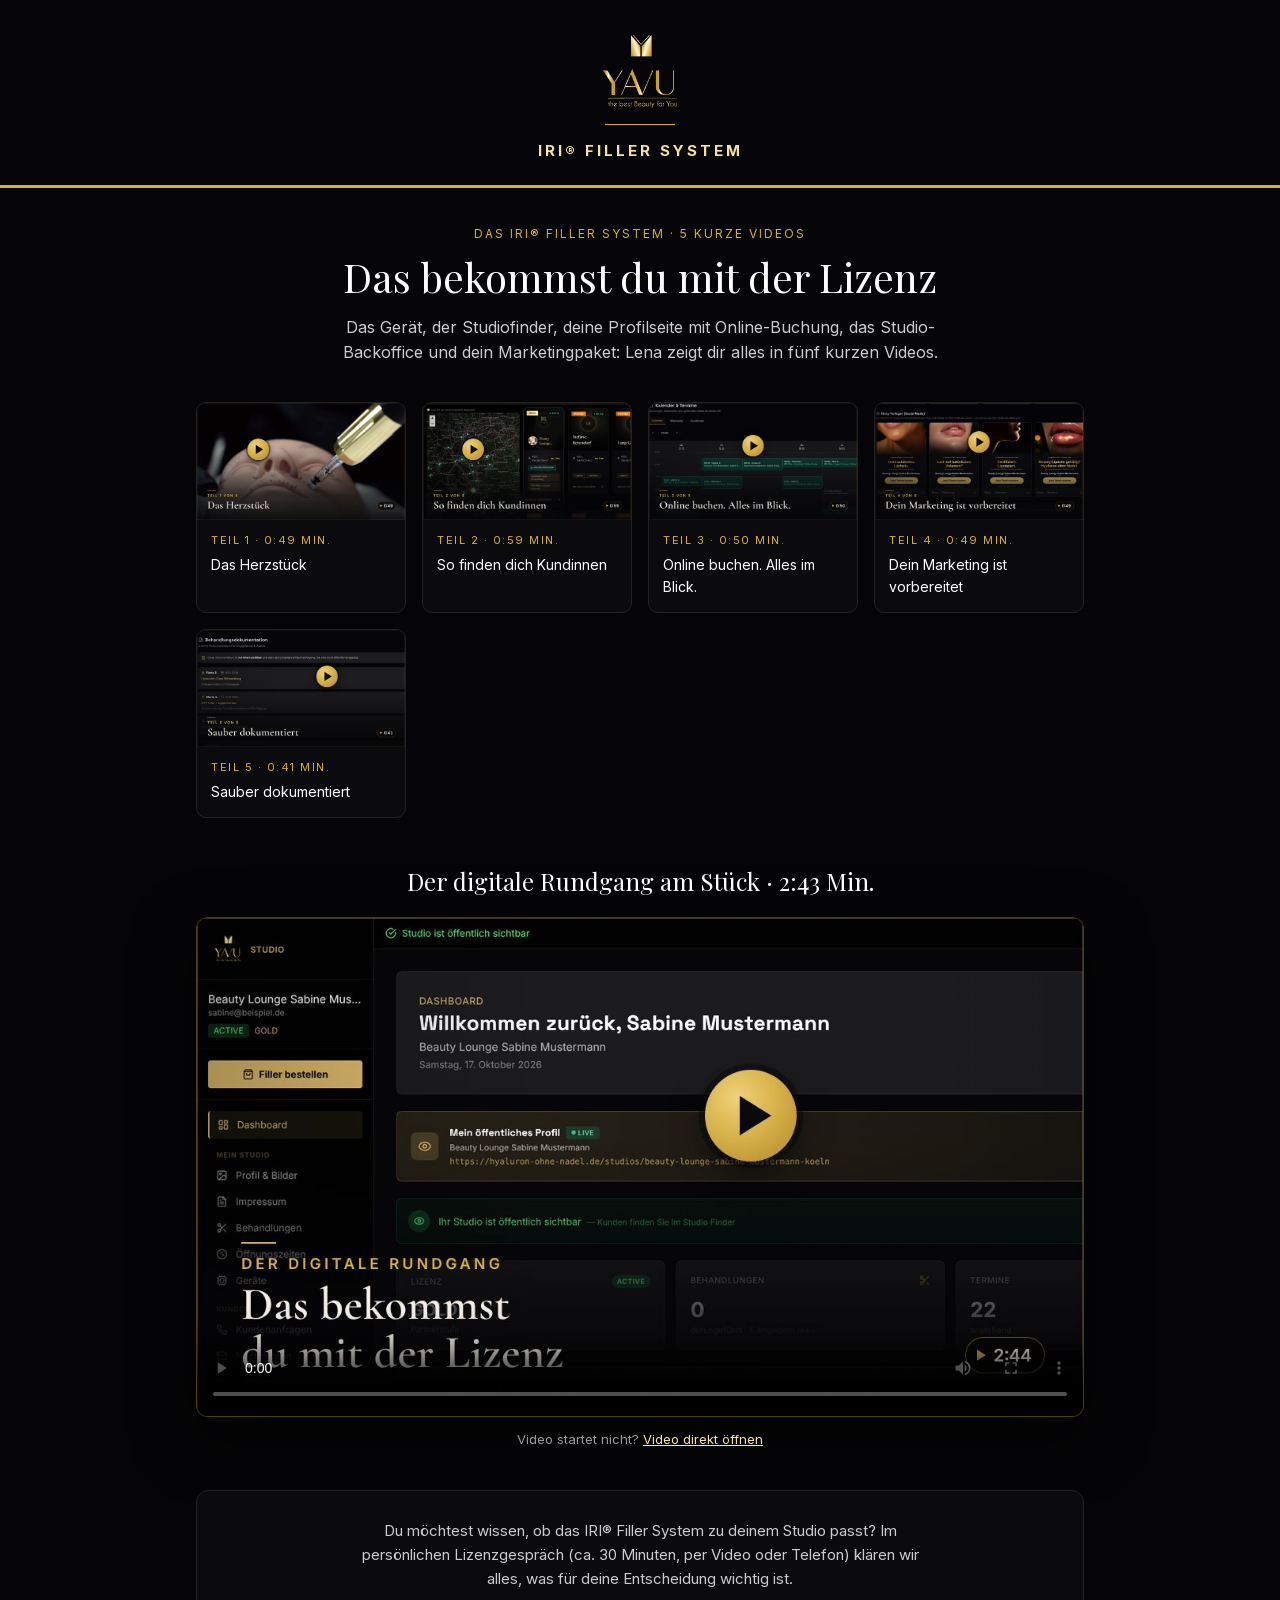
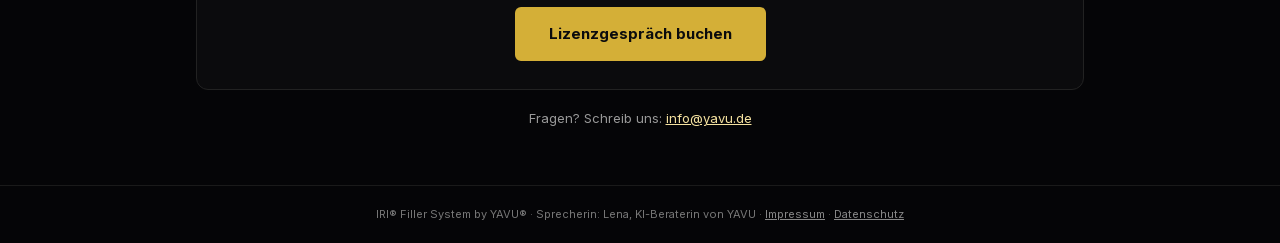
<file: rundgang/index.html>
<!DOCTYPE html>
<html lang="de">
<head>
<meta charset="UTF-8">
<meta name="viewport" content="width=device-width, initial-scale=1.0">
<title>Das bekommst du mit der IRI® Filler Lizenz | IRI® Filler System by YAVU®</title>
<meta name="description" content="Das Gerät, der Studiofinder, Online-Buchung, Studio-Backoffice und Marketingpaket – alles, was zur IRI® Filler Lizenz gehört.">
<meta name="robots" content="noindex, follow">
<meta property="og:title" content="Das bekommst du mit der IRI® Filler Lizenz">
<meta property="og:description" content="Das Gerät, der Studiofinder, Online-Buchung, Studio-Backoffice und Marketingpaket – alles, was zur IRI® Filler Lizenz gehört.">
<meta property="og:image" content="https://iri-filler.de/rundgang/mail.jpg">
<link href="/assets/fonts/fonts.css" rel="stylesheet">
<style>
  *, *::before, *::after { margin: 0; padding: 0; box-sizing: border-box; }
  :root { --gold: #D4AF37; --gold-light: #F5E2A0; --black: #050507; --text: #CCCCCC; --muted: #999999; }
  html, body { background: var(--black); color: #fff; }
  body { font-family: 'Inter', -apple-system, BlinkMacSystemFont, sans-serif; line-height: 1.6; min-height: 100vh; display: flex; flex-direction: column; }
  header { text-align: center; padding: 32px 16px 22px; }
  header img { width: 80px; height: auto; display: block; margin: 0 auto; }
  .rule { width: 70px; height: 1px; background: var(--gold); margin: 14px auto; }
  .brand { font-size: 15px; font-weight: 700; color: var(--gold-light); letter-spacing: 3px; }
  .goldbar { height: 3px; background: var(--gold); }
  main { flex: 1; width: 100%; max-width: 920px; margin: 0 auto; padding: 36px 16px 56px; text-align: center; }
  .kicker { font-size: 12px; color: var(--gold); letter-spacing: 2px; text-transform: uppercase; margin-bottom: 10px; }
  h1 { font-family: 'Playfair Display', Georgia, serif; font-weight: 400; font-size: clamp(26px, 5vw, 40px); line-height: 1.2; margin-bottom: 14px; }
  .lead { color: var(--text); font-size: 16px; max-width: 620px; margin: 0 auto 28px; }
  .player { border: 1px solid rgba(212,175,55,.35); border-radius: 12px; overflow: hidden; background: #000; box-shadow: 0 20px 60px rgba(0,0,0,.6); }
  video { display: block; width: 100%; height: auto; aspect-ratio: 16 / 9; background: #000; }
  .fallback { margin-top: 12px; font-size: 13px; color: var(--muted); }
  .fallback a, .help a { color: var(--gold-light); }
  .nav { display: flex; justify-content: space-between; gap: 12px; margin-top: 22px; font-size: 14px; }
  .nav a { color: var(--gold-light); text-decoration: none; }
  .nav span { flex: 1; }
  .box { margin-top: 40px; padding: 28px 20px; border: 1px solid #222; border-radius: 12px; background: #0b0b0d; }
  .box p { color: var(--text); font-size: 15px; max-width: 560px; margin: 0 auto; }
  .cta { display: inline-block; margin-top: 16px; background: var(--gold); color: #0b0b0d; text-decoration: none; padding: 15px 34px; border-radius: 6px; font-weight: 700; font-size: 15px; }
  .cta:hover { background: var(--gold-light); }
  .help { margin-top: 18px; font-size: 13px; color: var(--muted); }
  .h2 { font-family: 'Playfair Display', Georgia, serif; font-weight: 400; font-size: 24px; margin: 44px 0 16px; }
  .teile { display: grid; grid-template-columns: repeat(auto-fit, minmax(200px, 1fr)); gap: 16px; margin-top: 36px; text-align: left; }
  .teile a { display: block; text-decoration: none; color: #fff; border: 1px solid #222; border-radius: 10px; overflow: hidden; background: #0b0b0d; }
  .teile a:hover { border-color: rgba(212,175,55,.6); }
  .teile img { display: block; width: 100%; aspect-ratio: 16/9; object-fit: cover; }
  .teile div { padding: 12px 14px 14px; font-size: 14px; }
  .teile small { display: block; color: var(--gold); font-size: 11px; letter-spacing: 1.5px; text-transform: uppercase; margin-bottom: 4px; }
  footer { border-top: 1px solid #1a1a1a; padding: 20px 16px; text-align: center; font-size: 11px; color: #777; }
  footer a { color: #888; }
</style>
</head>
<body>
<header>
  <img src="/rundgang/yavu-logo-gold.png" alt="YAVU" width="80" height="77">
  <div class="rule"></div>
  <div class="brand">IRI® FILLER SYSTEM</div>
</header>
<div class="goldbar"></div>
<main>
  <div class="kicker">Das IRI® Filler System · 5 kurze Videos</div>
  <h1>Das bekommst du mit der Lizenz</h1>
  <p class="lead">Das Gerät, der Studiofinder, deine Profilseite mit Online-Buchung, das Studio-Backoffice und dein Marketingpaket: Lena zeigt dir alles in fünf kurzen Videos.</p>
  <div class="teile">
    <a href="/rundgang/teil-1/"><img src="/rundgang/teil-1/mail.jpg" alt="" loading="lazy"><div><small>Teil 1 · 0:49 Min.</small>Das Herzstück</div></a>
    <a href="/rundgang/teil-2/"><img src="/rundgang/teil-2/mail.jpg" alt="" loading="lazy"><div><small>Teil 2 · 0:59 Min.</small>So finden dich Kundinnen</div></a>
    <a href="/rundgang/teil-3/"><img src="/rundgang/teil-3/mail.jpg" alt="" loading="lazy"><div><small>Teil 3 · 0:50 Min.</small>Online buchen. Alles im Blick.</div></a>
    <a href="/rundgang/teil-4/"><img src="/rundgang/teil-4/mail.jpg" alt="" loading="lazy"><div><small>Teil 4 · 0:49 Min.</small>Dein Marketing ist vorbereitet</div></a>
    <a href="/rundgang/teil-5/"><img src="/rundgang/teil-5/mail.jpg" alt="" loading="lazy"><div><small>Teil 5 · 0:41 Min.</small>Sauber dokumentiert</div></a>
  </div>
  <h2 class="h2">Der digitale Rundgang am Stück · 2:43 Min.</h2>
  <div class="player">
    <video controls playsinline preload="metadata" poster="/rundgang/mail.jpg">
      <source src="/rundgang/IRI-Filler-Rundgang.mp4?v=20261018-titel" type="video/mp4">
      <track kind="captions" src="/rundgang/untertitel.vtt" srclang="de" label="Deutsch">
      Dein Browser kann dieses Video leider nicht abspielen.
    </video>
  </div>
  <p class="fallback">Video startet nicht? <a href="/rundgang/IRI-Filler-Rundgang.mp4?v=20261018-titel">Video direkt öffnen</a></p>
  <div class="box">
    <p>Du möchtest wissen, ob das IRI® Filler System zu deinem Studio passt? Im persönlichen Lizenzgespräch (ca. 30 Minuten, per Video oder Telefon) klären wir alles, was für deine Entscheidung wichtig ist.</p>
    <a class="cta" href="https://calendly.com/jonathan-kaiser-yavu/zweitgesprach-klon" target="_blank" rel="noopener">Lizenzgespräch buchen</a>
  </div>
  <p class="help">Fragen? Schreib uns: <a href="mailto:info@yavu.de">info@yavu.de</a></p>
</main>
<footer>
  IRI® Filler System by YAVU® · Sprecherin: Lena, KI-Beraterin von YAVU · <a href="/impressum.html">Impressum</a> · <a href="https://hyaluron-ohne-nadel.de/datenschutz">Datenschutz</a>
</footer>
</body>
</html>
</file>
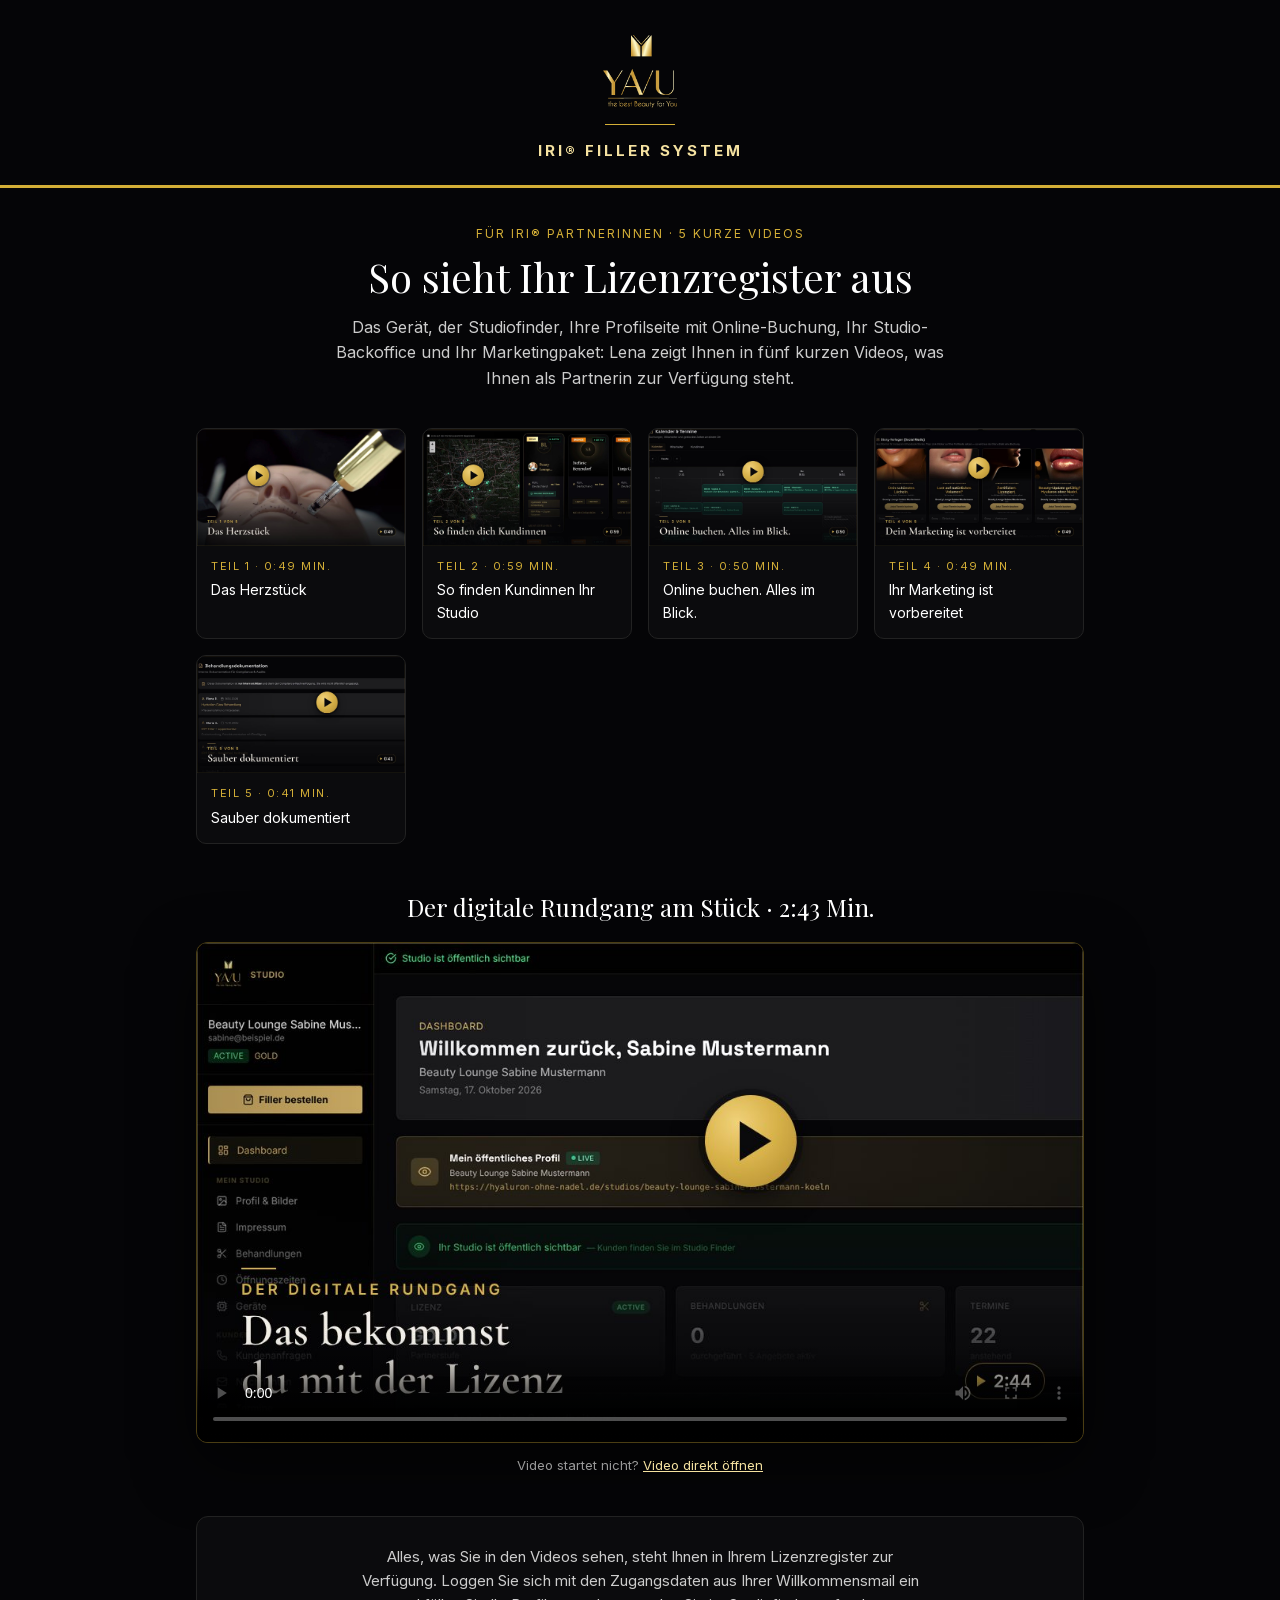
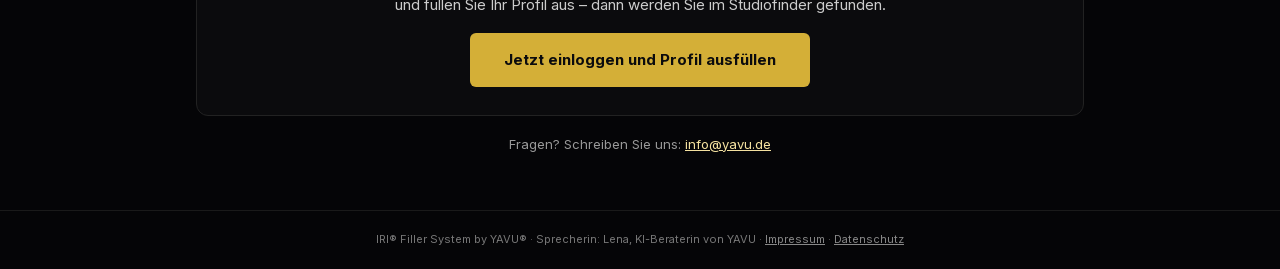
<file: partner/rundgang/index.html>
<!DOCTYPE html>
<html lang="de">
<head>
<meta charset="UTF-8">
<meta name="viewport" content="width=device-width, initial-scale=1.0">
<title>So sieht Ihr Lizenzregister aus | IRI® Filler System by YAVU®</title>
<meta name="description" content="Fünf kurze Videos für IRI® Partnerinnen: Gerät, Studiofinder, Online-Buchung, Studio-Backoffice und Marketingpaket.">
<meta name="robots" content="noindex, follow">
<meta property="og:title" content="So sieht Ihr Lizenzregister aus">
<meta property="og:description" content="Fünf kurze Videos für IRI® Partnerinnen: Gerät, Studiofinder, Online-Buchung, Studio-Backoffice und Marketingpaket.">
<meta property="og:image" content="https://iri-filler.de/rundgang/mail.jpg">
<link href="/assets/fonts/fonts.css" rel="stylesheet">
<style>
  *, *::before, *::after { margin: 0; padding: 0; box-sizing: border-box; }
  :root { --gold: #D4AF37; --gold-light: #F5E2A0; --black: #050507; --text: #CCCCCC; --muted: #999999; }
  html, body { background: var(--black); color: #fff; }
  body { font-family: 'Inter', -apple-system, BlinkMacSystemFont, sans-serif; line-height: 1.6; min-height: 100vh; display: flex; flex-direction: column; }
  header { text-align: center; padding: 32px 16px 22px; }
  header img { width: 80px; height: auto; display: block; margin: 0 auto; }
  .rule { width: 70px; height: 1px; background: var(--gold); margin: 14px auto; }
  .brand { font-size: 15px; font-weight: 700; color: var(--gold-light); letter-spacing: 3px; }
  .goldbar { height: 3px; background: var(--gold); }
  main { flex: 1; width: 100%; max-width: 920px; margin: 0 auto; padding: 36px 16px 56px; text-align: center; }
  .kicker { font-size: 12px; color: var(--gold); letter-spacing: 2px; text-transform: uppercase; margin-bottom: 10px; }
  h1 { font-family: 'Playfair Display', Georgia, serif; font-weight: 400; font-size: clamp(26px, 5vw, 40px); line-height: 1.2; margin-bottom: 14px; }
  .lead { color: var(--text); font-size: 16px; max-width: 620px; margin: 0 auto 28px; }
  .player { border: 1px solid rgba(212,175,55,.35); border-radius: 12px; overflow: hidden; background: #000; box-shadow: 0 20px 60px rgba(0,0,0,.6); }
  video { display: block; width: 100%; height: auto; aspect-ratio: 16 / 9; background: #000; }
  .fallback { margin-top: 12px; font-size: 13px; color: var(--muted); }
  .fallback a, .help a { color: var(--gold-light); }
  .nav { display: flex; justify-content: space-between; gap: 12px; margin-top: 22px; font-size: 14px; }
  .nav a { color: var(--gold-light); text-decoration: none; }
  .nav span { flex: 1; }
  .box { margin-top: 40px; padding: 28px 20px; border: 1px solid #222; border-radius: 12px; background: #0b0b0d; }
  .box p { color: var(--text); font-size: 15px; max-width: 560px; margin: 0 auto; }
  .cta { display: inline-block; margin-top: 16px; background: var(--gold); color: #0b0b0d; text-decoration: none; padding: 15px 34px; border-radius: 6px; font-weight: 700; font-size: 15px; }
  .cta:hover { background: var(--gold-light); }
  .help { margin-top: 18px; font-size: 13px; color: var(--muted); }
  .h2 { font-family: 'Playfair Display', Georgia, serif; font-weight: 400; font-size: 24px; margin: 44px 0 16px; }
  .teile { display: grid; grid-template-columns: repeat(auto-fit, minmax(200px, 1fr)); gap: 16px; margin-top: 36px; text-align: left; }
  .teile a { display: block; text-decoration: none; color: #fff; border: 1px solid #222; border-radius: 10px; overflow: hidden; background: #0b0b0d; }
  .teile a:hover { border-color: rgba(212,175,55,.6); }
  .teile img { display: block; width: 100%; aspect-ratio: 16/9; object-fit: cover; }
  .teile div { padding: 12px 14px 14px; font-size: 14px; }
  .teile small { display: block; color: var(--gold); font-size: 11px; letter-spacing: 1.5px; text-transform: uppercase; margin-bottom: 4px; }
  footer { border-top: 1px solid #1a1a1a; padding: 20px 16px; text-align: center; font-size: 11px; color: #777; }
  footer a { color: #888; }
</style>
</head>
<body>
<header>
  <img src="/rundgang/yavu-logo-gold.png" alt="YAVU" width="80" height="77">
  <div class="rule"></div>
  <div class="brand">IRI® FILLER SYSTEM</div>
</header>
<div class="goldbar"></div>
<main>
  <div class="kicker">Für IRI® Partnerinnen · 5 kurze Videos</div>
  <h1>So sieht Ihr Lizenzregister aus</h1>
  <p class="lead">Das Gerät, der Studiofinder, Ihre Profilseite mit Online-Buchung, Ihr Studio-Backoffice und Ihr Marketingpaket: Lena zeigt Ihnen in fünf kurzen Videos, was Ihnen als Partnerin zur Verfügung steht.</p>
  <div class="teile">
    <a href="/partner/rundgang/teil-1/"><img src="/rundgang/teil-1/mail.jpg" alt="" loading="lazy"><div><small>Teil 1 · 0:49 Min.</small>Das Herzstück</div></a>
    <a href="/partner/rundgang/teil-2/"><img src="/rundgang/teil-2/mail.jpg" alt="" loading="lazy"><div><small>Teil 2 · 0:59 Min.</small>So finden Kundinnen Ihr Studio</div></a>
    <a href="/partner/rundgang/teil-3/"><img src="/rundgang/teil-3/mail.jpg" alt="" loading="lazy"><div><small>Teil 3 · 0:50 Min.</small>Online buchen. Alles im Blick.</div></a>
    <a href="/partner/rundgang/teil-4/"><img src="/rundgang/teil-4/mail.jpg" alt="" loading="lazy"><div><small>Teil 4 · 0:49 Min.</small>Ihr Marketing ist vorbereitet</div></a>
    <a href="/partner/rundgang/teil-5/"><img src="/rundgang/teil-5/mail.jpg" alt="" loading="lazy"><div><small>Teil 5 · 0:41 Min.</small>Sauber dokumentiert</div></a>
  </div>
  <h2 class="h2">Der digitale Rundgang am Stück · 2:43 Min.</h2>
  <div class="player">
    <video controls playsinline preload="metadata" poster="/rundgang/mail.jpg">
      <source src="/rundgang/IRI-Filler-Rundgang.mp4" type="video/mp4">
      <track kind="captions" src="/rundgang/untertitel.vtt" srclang="de" label="Deutsch">
      Ihr Browser kann dieses Video leider nicht abspielen.
    </video>
  </div>
  <p class="fallback">Video startet nicht? <a href="/rundgang/IRI-Filler-Rundgang.mp4">Video direkt öffnen</a></p>
  <div class="box">
    <p>Alles, was Sie in den Videos sehen, steht Ihnen in Ihrem Lizenzregister zur Verfügung. Loggen Sie sich mit den Zugangsdaten aus Ihrer Willkommensmail ein und füllen Sie Ihr Profil aus – dann werden Sie im Studiofinder gefunden.</p>
    <a class="cta" href="https://hyaluron-ohne-nadel.de/studio/login">Jetzt einloggen und Profil ausfüllen</a>
  </div>
  <p class="help">Fragen? Schreiben Sie uns: <a href="mailto:info@yavu.de">info@yavu.de</a></p>
</main>
<footer>
  IRI® Filler System by YAVU® · Sprecherin: Lena, KI-Beraterin von YAVU · <a href="/impressum.html">Impressum</a> · <a href="https://hyaluron-ohne-nadel.de/datenschutz">Datenschutz</a>
</footer>
</body>
</html>
</file>
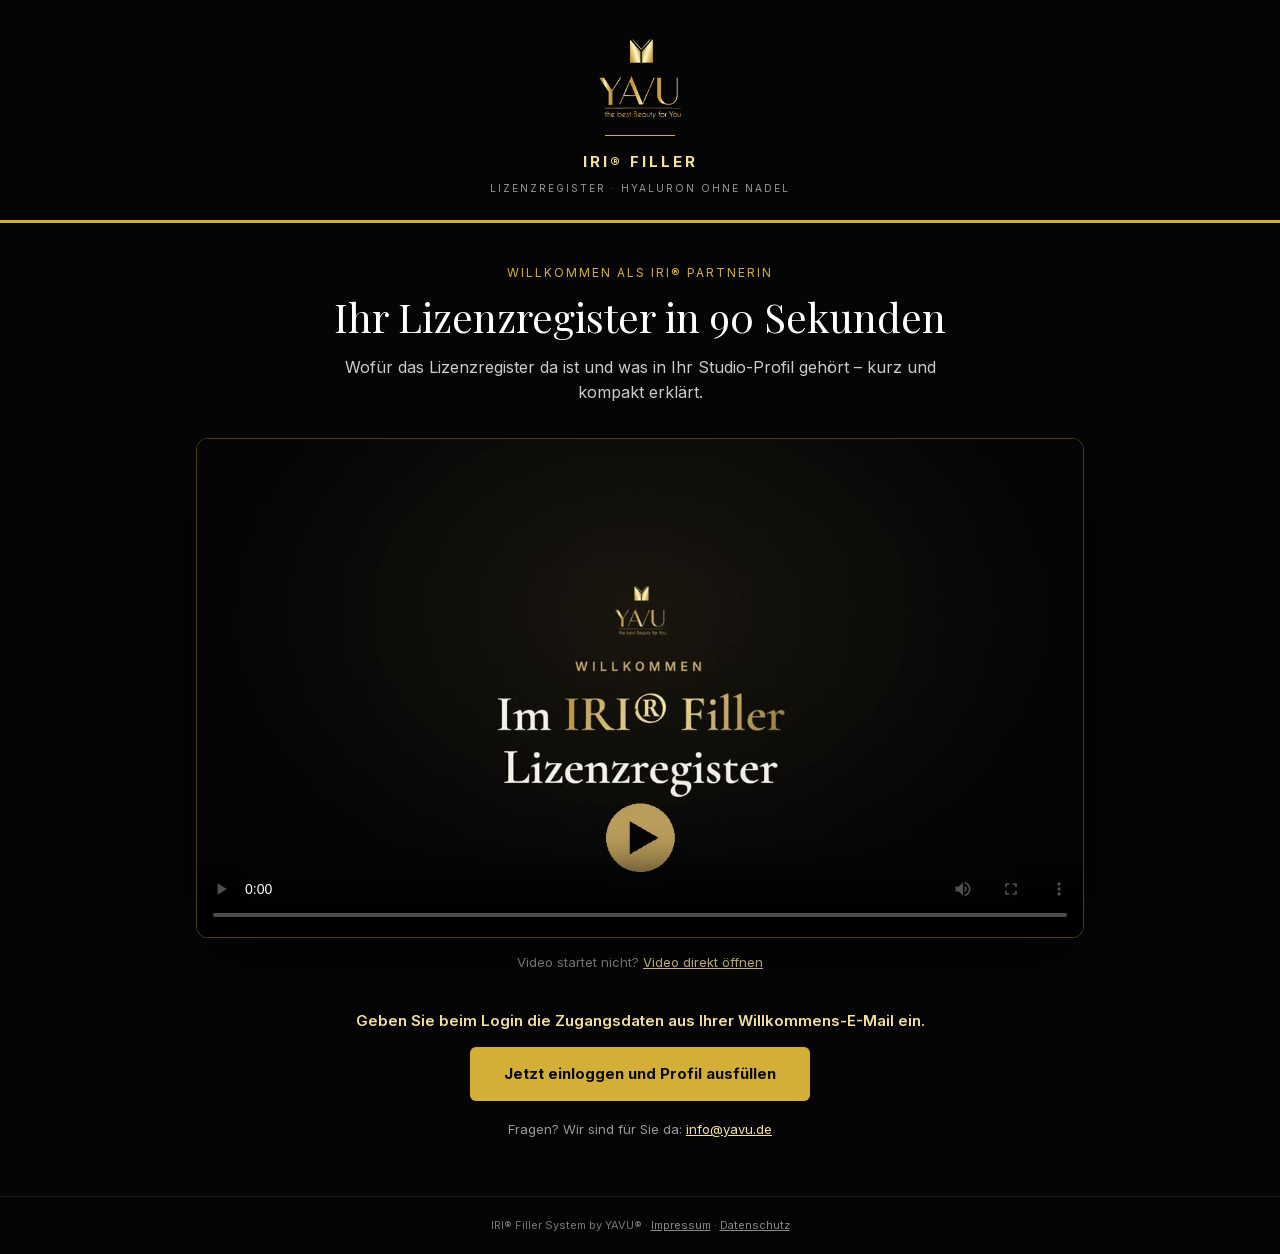
<file: partner/video/index.html>
<!DOCTYPE html>
<html lang="de">
<head>
<meta charset="UTF-8">
<meta name="viewport" content="width=device-width, initial-scale=1.0">
<title>Ihr Lizenzregister in 90 Sekunden | IRI® Filler System by YAVU®</title>
<meta name="description" content="Willkommensvideo für IRI® Partnerinnen: wofür das Lizenzregister da ist und was in Ihr Studio-Profil gehört.">
<meta name="robots" content="noindex, follow">
<meta property="og:title" content="Ihr Lizenzregister in 90 Sekunden">
<meta property="og:image" content="https://iri-filler.de/partner/video/vorschau.jpg">
<link href="/assets/fonts/fonts.css" rel="stylesheet">
<style>
  *, *::before, *::after { margin: 0; padding: 0; box-sizing: border-box; }
  :root { --gold: #D4AF37; --gold-light: #F5E2A0; --black: #050507; --text: #CCCCCC; --muted: #999999; }
  html, body { background: var(--black); color: #fff; }
  body { font-family: 'Inter', -apple-system, BlinkMacSystemFont, sans-serif; line-height: 1.6; min-height: 100vh; display: flex; flex-direction: column; }
  header { text-align: center; padding: 36px 16px 24px; }
  header img { width: 88px; height: auto; display: block; margin: 0 auto; }
  .rule { width: 70px; height: 1px; background: var(--gold); margin: 14px auto; }
  .brand { font-size: 15px; font-weight: 700; color: var(--gold-light); letter-spacing: 3px; }
  .sub { font-size: 10px; color: var(--muted); margin-top: 6px; letter-spacing: 2px; }
  .goldbar { height: 3px; background: var(--gold); }
  main { flex: 1; width: 100%; max-width: 920px; margin: 0 auto; padding: 40px 16px 56px; text-align: center; }
  .kicker { font-size: 12px; color: var(--gold); letter-spacing: 2px; text-transform: uppercase; margin-bottom: 10px; }
  h1 { font-family: 'Playfair Display', Georgia, serif; font-weight: 400; font-size: clamp(26px, 5vw, 40px); line-height: 1.2; margin-bottom: 14px; }
  .lead { color: var(--text); font-size: 16px; max-width: 620px; margin: 0 auto 32px; }
  .player { position: relative; border: 1px solid rgba(212,175,55,.35); border-radius: 12px; overflow: hidden; background: #000; box-shadow: 0 20px 60px rgba(0,0,0,.6); }
  video { display: block; width: 100%; height: auto; aspect-ratio: 16 / 9; background: #000; }
  .fallback { margin-top: 14px; font-size: 13px; color: var(--muted); }
  .fallback a { color: var(--gold-light); }
  .hint { margin-top: 36px; color: var(--gold-light); font-size: 15px; font-weight: 600; }
  .cta { display: inline-block; margin-top: 14px; background: var(--gold); color: #0b0b0d; text-decoration: none; padding: 15px 34px; border-radius: 6px; font-weight: 700; font-size: 15px; }
  .cta:hover { background: var(--gold-light); }
  .help { margin-top: 18px; font-size: 13px; color: var(--muted); }
  .help a { color: var(--gold-light); }
  footer { border-top: 1px solid #1a1a1a; padding: 20px 16px; text-align: center; font-size: 11px; color: #777; }
  footer a { color: #888; }
</style>
</head>
<body>
<header>
  <img src="/partner/video/yavu-logo-gold.png" alt="YAVU" width="88" height="85">
  <div class="rule"></div>
  <div class="brand">IRI® FILLER</div>
  <div class="sub">LIZENZREGISTER · HYALURON OHNE NADEL</div>
</header>
<div class="goldbar"></div>
<main>
  <div class="kicker">Willkommen als IRI® Partnerin</div>
  <h1>Ihr Lizenzregister in 90 Sekunden</h1>
  <p class="lead">Wofür das Lizenzregister da ist und was in Ihr Studio-Profil gehört – kurz und kompakt erklärt.</p>
  <div class="player">
    <video controls playsinline preload="metadata" poster="/partner/video/vorschau.jpg">
      <source src="/partner/video/IRI-Lizenzregister-Willkommen.mp4" type="video/mp4">
      Ihr Browser kann dieses Video leider nicht abspielen.
    </video>
  </div>
  <p class="fallback">Video startet nicht? <a href="/partner/video/IRI-Lizenzregister-Willkommen.mp4">Video direkt öffnen</a></p>
  <p class="hint">Geben Sie beim Login die Zugangsdaten aus Ihrer Willkommens-E-Mail ein.</p>
  <a class="cta" href="https://hyaluron-ohne-nadel.de/studio/login">Jetzt einloggen und Profil ausfüllen</a>
  <p class="help">Fragen? Wir sind für Sie da: <a href="mailto:info@yavu.de">info@yavu.de</a></p>
</main>
<footer>
  IRI® Filler System by YAVU® · <a href="/impressum.html">Impressum</a> · <a href="https://hyaluron-ohne-nadel.de/datenschutz">Datenschutz</a>
</footer>
</body>
</html>
</file>
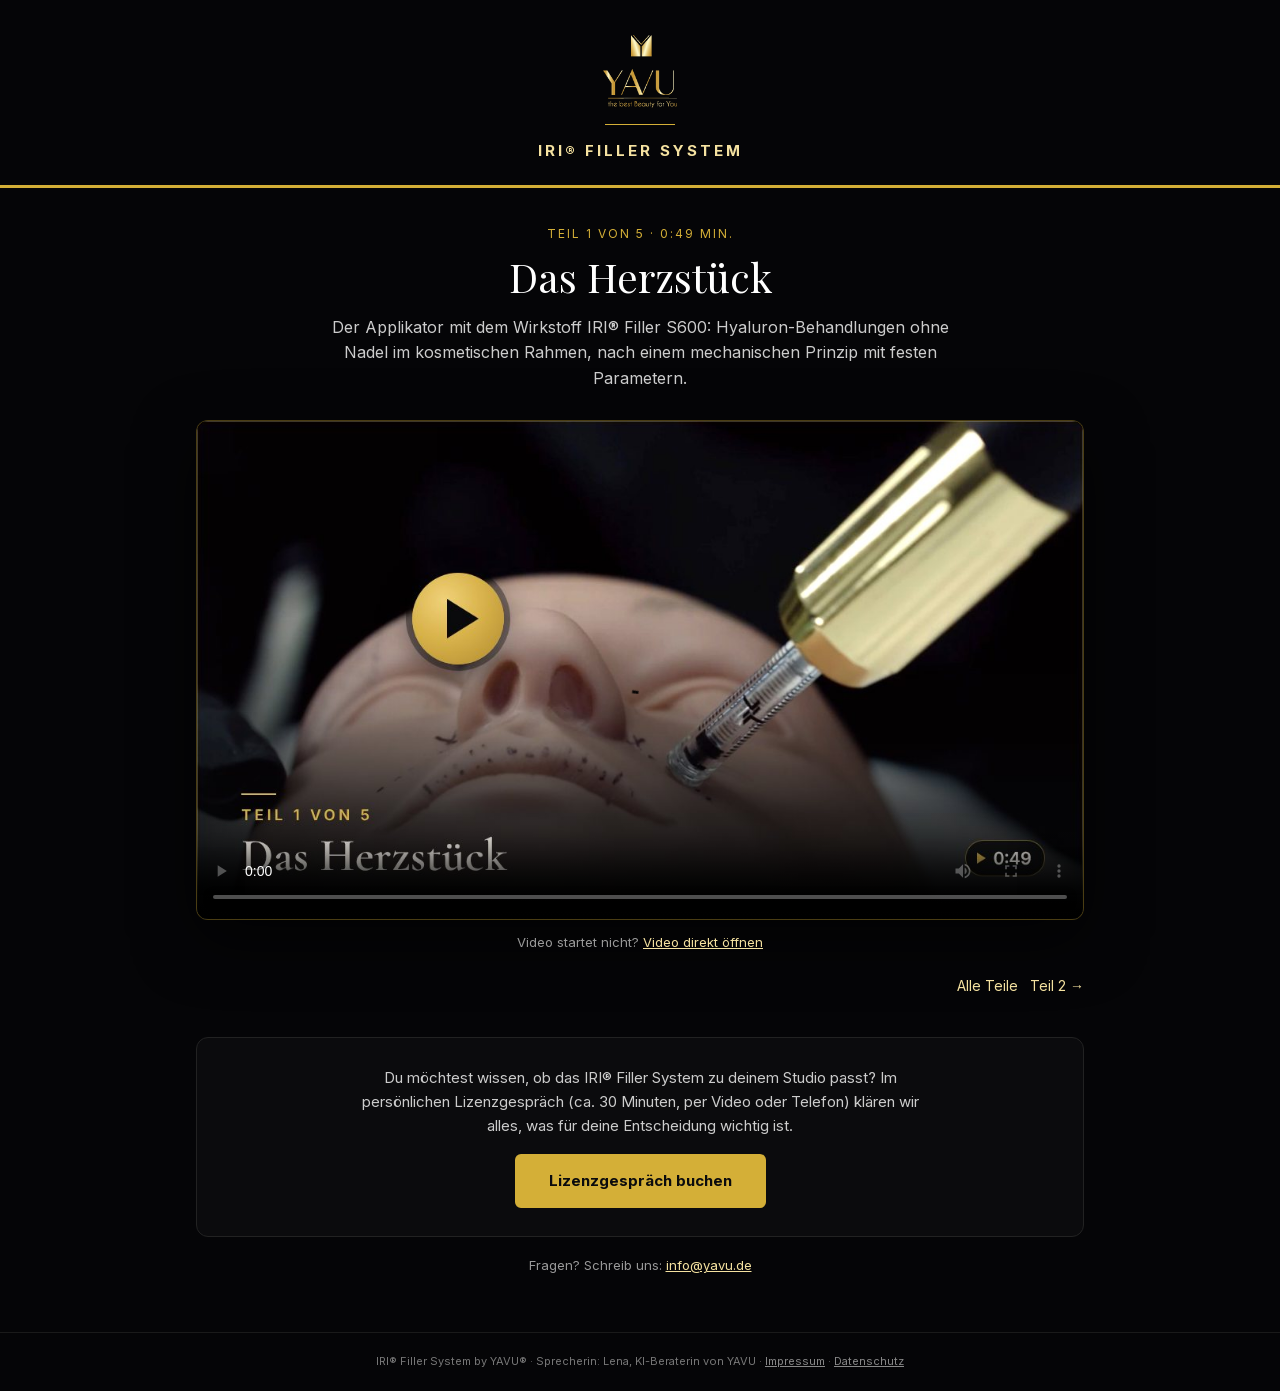
<file: rundgang/teil-1/index.html>
<!DOCTYPE html>
<html lang="de">
<head>
<meta charset="UTF-8">
<meta name="viewport" content="width=device-width, initial-scale=1.0">
<title>Rundgang Teil 1: Das Herzstück | IRI® Filler System by YAVU®</title>
<meta name="description" content="Der Applikator mit dem Wirkstoff IRI® Filler S600: Hyaluron-Behandlungen ohne Nadel im kosmetischen Rahmen, nach einem mechanischen Prinzip mit festen Parametern.">
<meta name="robots" content="noindex, follow">
<meta property="og:title" content="Rundgang Teil 1: Das Herzstück">
<meta property="og:description" content="Der Applikator mit dem Wirkstoff IRI® Filler S600: Hyaluron-Behandlungen ohne Nadel im kosmetischen Rahmen, nach einem mechanischen Prinzip mit festen Parametern.">
<meta property="og:image" content="https://iri-filler.de/rundgang/teil-1/mail.jpg">
<link href="/assets/fonts/fonts.css" rel="stylesheet">
<style>
  *, *::before, *::after { margin: 0; padding: 0; box-sizing: border-box; }
  :root { --gold: #D4AF37; --gold-light: #F5E2A0; --black: #050507; --text: #CCCCCC; --muted: #999999; }
  html, body { background: var(--black); color: #fff; }
  body { font-family: 'Inter', -apple-system, BlinkMacSystemFont, sans-serif; line-height: 1.6; min-height: 100vh; display: flex; flex-direction: column; }
  header { text-align: center; padding: 32px 16px 22px; }
  header img { width: 80px; height: auto; display: block; margin: 0 auto; }
  .rule { width: 70px; height: 1px; background: var(--gold); margin: 14px auto; }
  .brand { font-size: 15px; font-weight: 700; color: var(--gold-light); letter-spacing: 3px; }
  .goldbar { height: 3px; background: var(--gold); }
  main { flex: 1; width: 100%; max-width: 920px; margin: 0 auto; padding: 36px 16px 56px; text-align: center; }
  .kicker { font-size: 12px; color: var(--gold); letter-spacing: 2px; text-transform: uppercase; margin-bottom: 10px; }
  h1 { font-family: 'Playfair Display', Georgia, serif; font-weight: 400; font-size: clamp(26px, 5vw, 40px); line-height: 1.2; margin-bottom: 14px; }
  .lead { color: var(--text); font-size: 16px; max-width: 620px; margin: 0 auto 28px; }
  .player { border: 1px solid rgba(212,175,55,.35); border-radius: 12px; overflow: hidden; background: #000; box-shadow: 0 20px 60px rgba(0,0,0,.6); }
  video { display: block; width: 100%; height: auto; aspect-ratio: 16 / 9; background: #000; }
  .fallback { margin-top: 12px; font-size: 13px; color: var(--muted); }
  .fallback a, .help a { color: var(--gold-light); }
  .nav { display: flex; justify-content: space-between; gap: 12px; margin-top: 22px; font-size: 14px; }
  .nav a { color: var(--gold-light); text-decoration: none; }
  .nav span { flex: 1; }
  .box { margin-top: 40px; padding: 28px 20px; border: 1px solid #222; border-radius: 12px; background: #0b0b0d; }
  .box p { color: var(--text); font-size: 15px; max-width: 560px; margin: 0 auto; }
  .cta { display: inline-block; margin-top: 16px; background: var(--gold); color: #0b0b0d; text-decoration: none; padding: 15px 34px; border-radius: 6px; font-weight: 700; font-size: 15px; }
  .cta:hover { background: var(--gold-light); }
  .help { margin-top: 18px; font-size: 13px; color: var(--muted); }
  .h2 { font-family: 'Playfair Display', Georgia, serif; font-weight: 400; font-size: 24px; margin: 44px 0 16px; }
  .teile { display: grid; grid-template-columns: repeat(auto-fit, minmax(200px, 1fr)); gap: 16px; margin-top: 36px; text-align: left; }
  .teile a { display: block; text-decoration: none; color: #fff; border: 1px solid #222; border-radius: 10px; overflow: hidden; background: #0b0b0d; }
  .teile a:hover { border-color: rgba(212,175,55,.6); }
  .teile img { display: block; width: 100%; aspect-ratio: 16/9; object-fit: cover; }
  .teile div { padding: 12px 14px 14px; font-size: 14px; }
  .teile small { display: block; color: var(--gold); font-size: 11px; letter-spacing: 1.5px; text-transform: uppercase; margin-bottom: 4px; }
  footer { border-top: 1px solid #1a1a1a; padding: 20px 16px; text-align: center; font-size: 11px; color: #777; }
  footer a { color: #888; }
</style>
</head>
<body>
<header>
  <img src="/rundgang/yavu-logo-gold.png" alt="YAVU" width="80" height="77">
  <div class="rule"></div>
  <div class="brand">IRI® FILLER SYSTEM</div>
</header>
<div class="goldbar"></div>
<main>
  <div class="kicker">Teil 1 von 5 · 0:49 Min.</div>
  <h1>Das Herzstück</h1>
  <p class="lead">Der Applikator mit dem Wirkstoff IRI® Filler S600: Hyaluron-Behandlungen ohne Nadel im kosmetischen Rahmen, nach einem mechanischen Prinzip mit festen Parametern.</p>
  <div class="player">
    <video controls playsinline preload="metadata" poster="/rundgang/teil-1/mail.jpg">
      <source src="/rundgang/teil-1/IRI-Rundgang-Teil-1.mp4?v=20261018-titel" type="video/mp4">
      <track kind="captions" src="/rundgang/teil-1/untertitel.vtt" srclang="de" label="Deutsch">
      Dein Browser kann dieses Video leider nicht abspielen.
    </video>
  </div>
  <p class="fallback">Video startet nicht? <a href="/rundgang/teil-1/IRI-Rundgang-Teil-1.mp4?v=20261018-titel">Video direkt öffnen</a></p>
  <div class="nav"><span></span><a href="/rundgang/">Alle Teile</a><a href="/rundgang/teil-2/">Teil 2 →</a></div>
  <div class="box">
    <p>Du möchtest wissen, ob das IRI® Filler System zu deinem Studio passt? Im persönlichen Lizenzgespräch (ca. 30 Minuten, per Video oder Telefon) klären wir alles, was für deine Entscheidung wichtig ist.</p>
    <a class="cta" href="https://calendly.com/jonathan-kaiser-yavu/zweitgesprach-klon" target="_blank" rel="noopener">Lizenzgespräch buchen</a>
  </div>
  <p class="help">Fragen? Schreib uns: <a href="mailto:info@yavu.de">info@yavu.de</a></p>
</main>
<footer>
  IRI® Filler System by YAVU® · Sprecherin: Lena, KI-Beraterin von YAVU · <a href="/impressum.html">Impressum</a> · <a href="https://hyaluron-ohne-nadel.de/datenschutz">Datenschutz</a>
</footer>
</body>
</html>
</file>
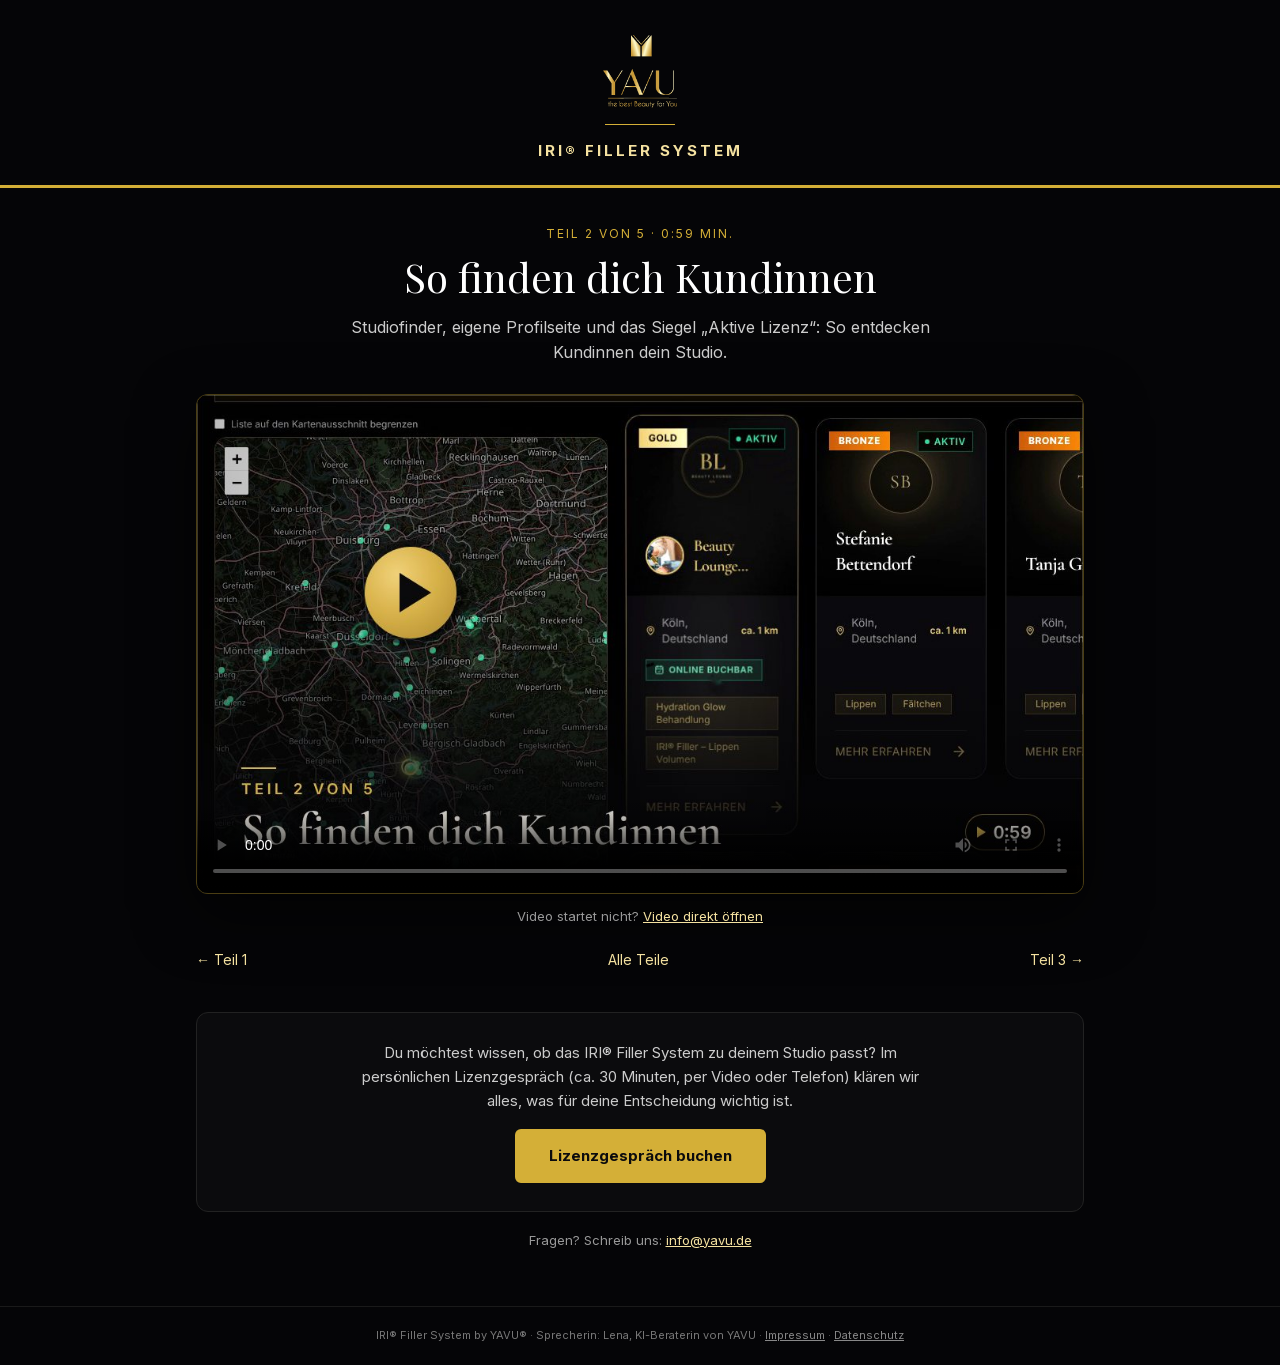
<file: rundgang/teil-2/index.html>
<!DOCTYPE html>
<html lang="de">
<head>
<meta charset="UTF-8">
<meta name="viewport" content="width=device-width, initial-scale=1.0">
<title>Rundgang Teil 2: So finden dich Kundinnen | IRI® Filler System by YAVU®</title>
<meta name="description" content="Studiofinder, eigene Profilseite und das Siegel „Aktive Lizenz“: So entdecken Kundinnen dein Studio.">
<meta name="robots" content="noindex, follow">
<meta property="og:title" content="Rundgang Teil 2: So finden dich Kundinnen">
<meta property="og:description" content="Studiofinder, eigene Profilseite und das Siegel „Aktive Lizenz“: So entdecken Kundinnen dein Studio.">
<meta property="og:image" content="https://iri-filler.de/rundgang/teil-2/mail.jpg">
<link href="/assets/fonts/fonts.css" rel="stylesheet">
<style>
  *, *::before, *::after { margin: 0; padding: 0; box-sizing: border-box; }
  :root { --gold: #D4AF37; --gold-light: #F5E2A0; --black: #050507; --text: #CCCCCC; --muted: #999999; }
  html, body { background: var(--black); color: #fff; }
  body { font-family: 'Inter', -apple-system, BlinkMacSystemFont, sans-serif; line-height: 1.6; min-height: 100vh; display: flex; flex-direction: column; }
  header { text-align: center; padding: 32px 16px 22px; }
  header img { width: 80px; height: auto; display: block; margin: 0 auto; }
  .rule { width: 70px; height: 1px; background: var(--gold); margin: 14px auto; }
  .brand { font-size: 15px; font-weight: 700; color: var(--gold-light); letter-spacing: 3px; }
  .goldbar { height: 3px; background: var(--gold); }
  main { flex: 1; width: 100%; max-width: 920px; margin: 0 auto; padding: 36px 16px 56px; text-align: center; }
  .kicker { font-size: 12px; color: var(--gold); letter-spacing: 2px; text-transform: uppercase; margin-bottom: 10px; }
  h1 { font-family: 'Playfair Display', Georgia, serif; font-weight: 400; font-size: clamp(26px, 5vw, 40px); line-height: 1.2; margin-bottom: 14px; }
  .lead { color: var(--text); font-size: 16px; max-width: 620px; margin: 0 auto 28px; }
  .player { border: 1px solid rgba(212,175,55,.35); border-radius: 12px; overflow: hidden; background: #000; box-shadow: 0 20px 60px rgba(0,0,0,.6); }
  video { display: block; width: 100%; height: auto; aspect-ratio: 16 / 9; background: #000; }
  .fallback { margin-top: 12px; font-size: 13px; color: var(--muted); }
  .fallback a, .help a { color: var(--gold-light); }
  .nav { display: flex; justify-content: space-between; gap: 12px; margin-top: 22px; font-size: 14px; }
  .nav a { color: var(--gold-light); text-decoration: none; }
  .nav span { flex: 1; }
  .box { margin-top: 40px; padding: 28px 20px; border: 1px solid #222; border-radius: 12px; background: #0b0b0d; }
  .box p { color: var(--text); font-size: 15px; max-width: 560px; margin: 0 auto; }
  .cta { display: inline-block; margin-top: 16px; background: var(--gold); color: #0b0b0d; text-decoration: none; padding: 15px 34px; border-radius: 6px; font-weight: 700; font-size: 15px; }
  .cta:hover { background: var(--gold-light); }
  .help { margin-top: 18px; font-size: 13px; color: var(--muted); }
  .h2 { font-family: 'Playfair Display', Georgia, serif; font-weight: 400; font-size: 24px; margin: 44px 0 16px; }
  .teile { display: grid; grid-template-columns: repeat(auto-fit, minmax(200px, 1fr)); gap: 16px; margin-top: 36px; text-align: left; }
  .teile a { display: block; text-decoration: none; color: #fff; border: 1px solid #222; border-radius: 10px; overflow: hidden; background: #0b0b0d; }
  .teile a:hover { border-color: rgba(212,175,55,.6); }
  .teile img { display: block; width: 100%; aspect-ratio: 16/9; object-fit: cover; }
  .teile div { padding: 12px 14px 14px; font-size: 14px; }
  .teile small { display: block; color: var(--gold); font-size: 11px; letter-spacing: 1.5px; text-transform: uppercase; margin-bottom: 4px; }
  footer { border-top: 1px solid #1a1a1a; padding: 20px 16px; text-align: center; font-size: 11px; color: #777; }
  footer a { color: #888; }
</style>
</head>
<body>
<header>
  <img src="/rundgang/yavu-logo-gold.png" alt="YAVU" width="80" height="77">
  <div class="rule"></div>
  <div class="brand">IRI® FILLER SYSTEM</div>
</header>
<div class="goldbar"></div>
<main>
  <div class="kicker">Teil 2 von 5 · 0:59 Min.</div>
  <h1>So finden dich Kundinnen</h1>
  <p class="lead">Studiofinder, eigene Profilseite und das Siegel „Aktive Lizenz“: So entdecken Kundinnen dein Studio.</p>
  <div class="player">
    <video controls playsinline preload="metadata" poster="/rundgang/teil-2/mail.jpg">
      <source src="/rundgang/teil-2/IRI-Rundgang-Teil-2.mp4?v=20261018-titel" type="video/mp4">
      <track kind="captions" src="/rundgang/teil-2/untertitel.vtt" srclang="de" label="Deutsch">
      Dein Browser kann dieses Video leider nicht abspielen.
    </video>
  </div>
  <p class="fallback">Video startet nicht? <a href="/rundgang/teil-2/IRI-Rundgang-Teil-2.mp4?v=20261018-titel">Video direkt öffnen</a></p>
  <div class="nav"><a href="/rundgang/teil-1/">← Teil 1</a><a href="/rundgang/">Alle Teile</a><a href="/rundgang/teil-3/">Teil 3 →</a></div>
  <div class="box">
    <p>Du möchtest wissen, ob das IRI® Filler System zu deinem Studio passt? Im persönlichen Lizenzgespräch (ca. 30 Minuten, per Video oder Telefon) klären wir alles, was für deine Entscheidung wichtig ist.</p>
    <a class="cta" href="https://calendly.com/jonathan-kaiser-yavu/zweitgesprach-klon" target="_blank" rel="noopener">Lizenzgespräch buchen</a>
  </div>
  <p class="help">Fragen? Schreib uns: <a href="mailto:info@yavu.de">info@yavu.de</a></p>
</main>
<footer>
  IRI® Filler System by YAVU® · Sprecherin: Lena, KI-Beraterin von YAVU · <a href="/impressum.html">Impressum</a> · <a href="https://hyaluron-ohne-nadel.de/datenschutz">Datenschutz</a>
</footer>
</body>
</html>
</file>
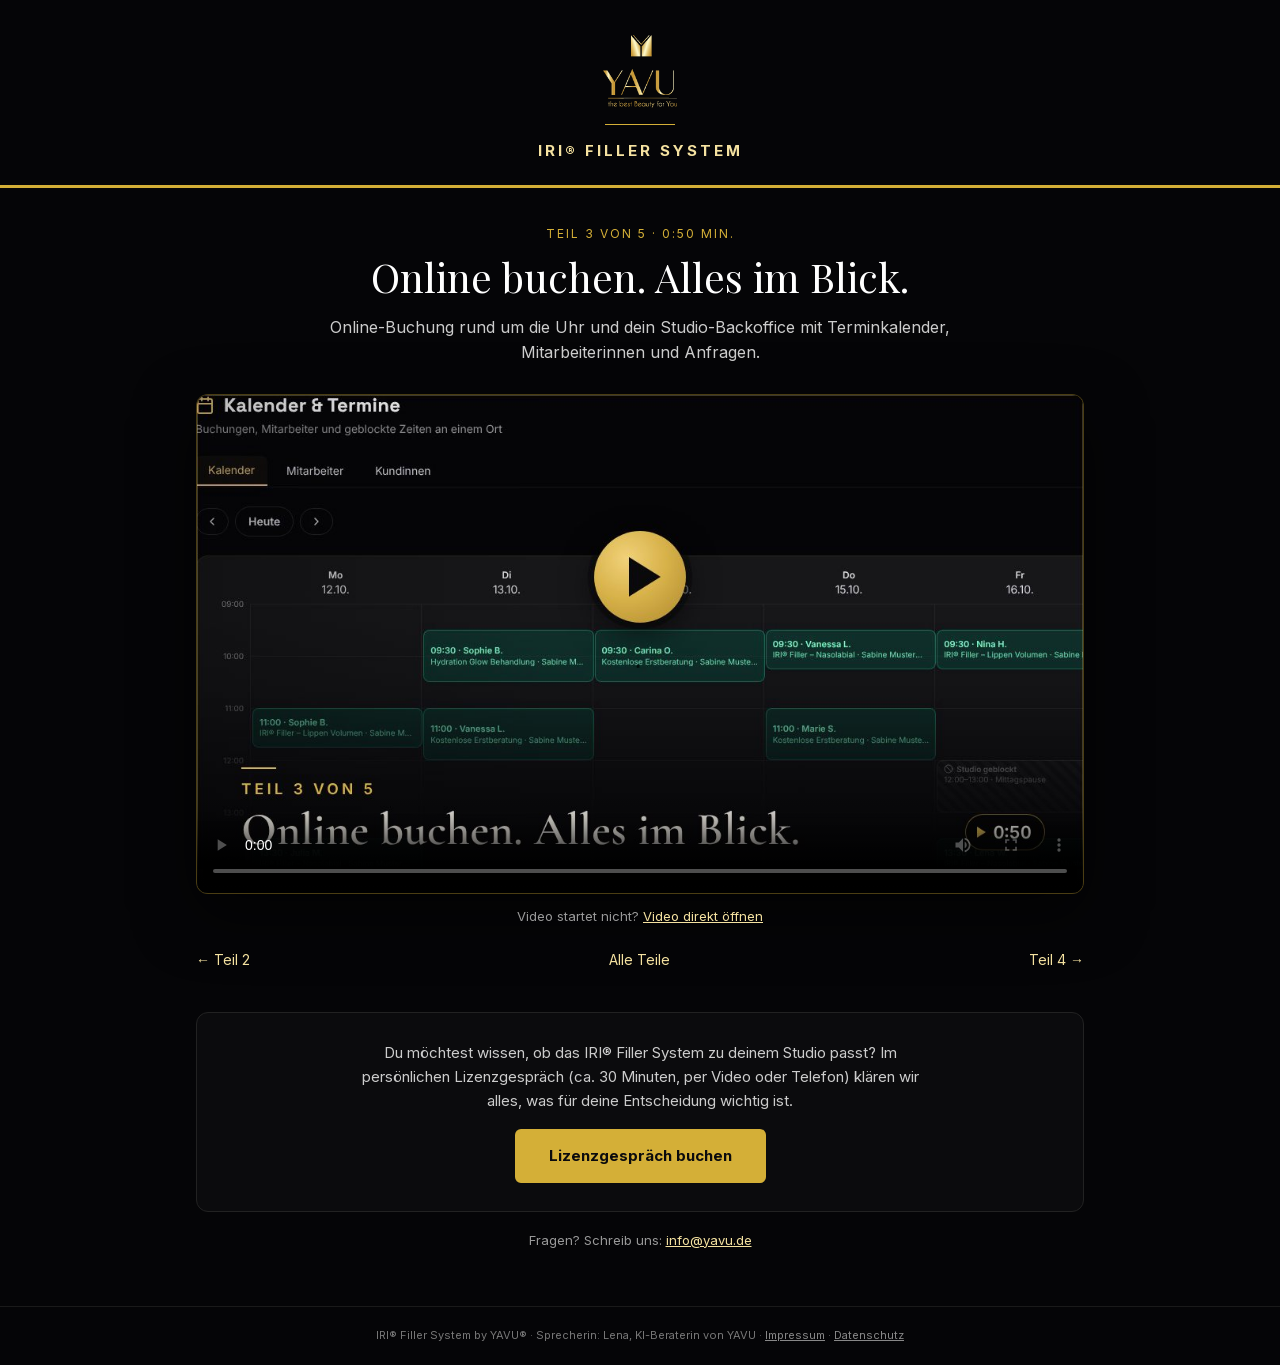
<file: rundgang/teil-3/index.html>
<!DOCTYPE html>
<html lang="de">
<head>
<meta charset="UTF-8">
<meta name="viewport" content="width=device-width, initial-scale=1.0">
<title>Rundgang Teil 3: Online buchen. Alles im Blick. | IRI® Filler System by YAVU®</title>
<meta name="description" content="Online-Buchung rund um die Uhr und dein Studio-Backoffice mit Terminkalender, Mitarbeiterinnen und Anfragen.">
<meta name="robots" content="noindex, follow">
<meta property="og:title" content="Rundgang Teil 3: Online buchen. Alles im Blick.">
<meta property="og:description" content="Online-Buchung rund um die Uhr und dein Studio-Backoffice mit Terminkalender, Mitarbeiterinnen und Anfragen.">
<meta property="og:image" content="https://iri-filler.de/rundgang/teil-3/mail.jpg">
<link href="/assets/fonts/fonts.css" rel="stylesheet">
<style>
  *, *::before, *::after { margin: 0; padding: 0; box-sizing: border-box; }
  :root { --gold: #D4AF37; --gold-light: #F5E2A0; --black: #050507; --text: #CCCCCC; --muted: #999999; }
  html, body { background: var(--black); color: #fff; }
  body { font-family: 'Inter', -apple-system, BlinkMacSystemFont, sans-serif; line-height: 1.6; min-height: 100vh; display: flex; flex-direction: column; }
  header { text-align: center; padding: 32px 16px 22px; }
  header img { width: 80px; height: auto; display: block; margin: 0 auto; }
  .rule { width: 70px; height: 1px; background: var(--gold); margin: 14px auto; }
  .brand { font-size: 15px; font-weight: 700; color: var(--gold-light); letter-spacing: 3px; }
  .goldbar { height: 3px; background: var(--gold); }
  main { flex: 1; width: 100%; max-width: 920px; margin: 0 auto; padding: 36px 16px 56px; text-align: center; }
  .kicker { font-size: 12px; color: var(--gold); letter-spacing: 2px; text-transform: uppercase; margin-bottom: 10px; }
  h1 { font-family: 'Playfair Display', Georgia, serif; font-weight: 400; font-size: clamp(26px, 5vw, 40px); line-height: 1.2; margin-bottom: 14px; }
  .lead { color: var(--text); font-size: 16px; max-width: 620px; margin: 0 auto 28px; }
  .player { border: 1px solid rgba(212,175,55,.35); border-radius: 12px; overflow: hidden; background: #000; box-shadow: 0 20px 60px rgba(0,0,0,.6); }
  video { display: block; width: 100%; height: auto; aspect-ratio: 16 / 9; background: #000; }
  .fallback { margin-top: 12px; font-size: 13px; color: var(--muted); }
  .fallback a, .help a { color: var(--gold-light); }
  .nav { display: flex; justify-content: space-between; gap: 12px; margin-top: 22px; font-size: 14px; }
  .nav a { color: var(--gold-light); text-decoration: none; }
  .nav span { flex: 1; }
  .box { margin-top: 40px; padding: 28px 20px; border: 1px solid #222; border-radius: 12px; background: #0b0b0d; }
  .box p { color: var(--text); font-size: 15px; max-width: 560px; margin: 0 auto; }
  .cta { display: inline-block; margin-top: 16px; background: var(--gold); color: #0b0b0d; text-decoration: none; padding: 15px 34px; border-radius: 6px; font-weight: 700; font-size: 15px; }
  .cta:hover { background: var(--gold-light); }
  .help { margin-top: 18px; font-size: 13px; color: var(--muted); }
  .h2 { font-family: 'Playfair Display', Georgia, serif; font-weight: 400; font-size: 24px; margin: 44px 0 16px; }
  .teile { display: grid; grid-template-columns: repeat(auto-fit, minmax(200px, 1fr)); gap: 16px; margin-top: 36px; text-align: left; }
  .teile a { display: block; text-decoration: none; color: #fff; border: 1px solid #222; border-radius: 10px; overflow: hidden; background: #0b0b0d; }
  .teile a:hover { border-color: rgba(212,175,55,.6); }
  .teile img { display: block; width: 100%; aspect-ratio: 16/9; object-fit: cover; }
  .teile div { padding: 12px 14px 14px; font-size: 14px; }
  .teile small { display: block; color: var(--gold); font-size: 11px; letter-spacing: 1.5px; text-transform: uppercase; margin-bottom: 4px; }
  footer { border-top: 1px solid #1a1a1a; padding: 20px 16px; text-align: center; font-size: 11px; color: #777; }
  footer a { color: #888; }
</style>
</head>
<body>
<header>
  <img src="/rundgang/yavu-logo-gold.png" alt="YAVU" width="80" height="77">
  <div class="rule"></div>
  <div class="brand">IRI® FILLER SYSTEM</div>
</header>
<div class="goldbar"></div>
<main>
  <div class="kicker">Teil 3 von 5 · 0:50 Min.</div>
  <h1>Online buchen. Alles im Blick.</h1>
  <p class="lead">Online-Buchung rund um die Uhr und dein Studio-Backoffice mit Terminkalender, Mitarbeiterinnen und Anfragen.</p>
  <div class="player">
    <video controls playsinline preload="metadata" poster="/rundgang/teil-3/mail.jpg">
      <source src="/rundgang/teil-3/IRI-Rundgang-Teil-3.mp4?v=20261018-titel" type="video/mp4">
      <track kind="captions" src="/rundgang/teil-3/untertitel.vtt" srclang="de" label="Deutsch">
      Dein Browser kann dieses Video leider nicht abspielen.
    </video>
  </div>
  <p class="fallback">Video startet nicht? <a href="/rundgang/teil-3/IRI-Rundgang-Teil-3.mp4?v=20261018-titel">Video direkt öffnen</a></p>
  <div class="nav"><a href="/rundgang/teil-2/">← Teil 2</a><a href="/rundgang/">Alle Teile</a><a href="/rundgang/teil-4/">Teil 4 →</a></div>
  <div class="box">
    <p>Du möchtest wissen, ob das IRI® Filler System zu deinem Studio passt? Im persönlichen Lizenzgespräch (ca. 30 Minuten, per Video oder Telefon) klären wir alles, was für deine Entscheidung wichtig ist.</p>
    <a class="cta" href="https://calendly.com/jonathan-kaiser-yavu/zweitgesprach-klon" target="_blank" rel="noopener">Lizenzgespräch buchen</a>
  </div>
  <p class="help">Fragen? Schreib uns: <a href="mailto:info@yavu.de">info@yavu.de</a></p>
</main>
<footer>
  IRI® Filler System by YAVU® · Sprecherin: Lena, KI-Beraterin von YAVU · <a href="/impressum.html">Impressum</a> · <a href="https://hyaluron-ohne-nadel.de/datenschutz">Datenschutz</a>
</footer>
</body>
</html>
</file>
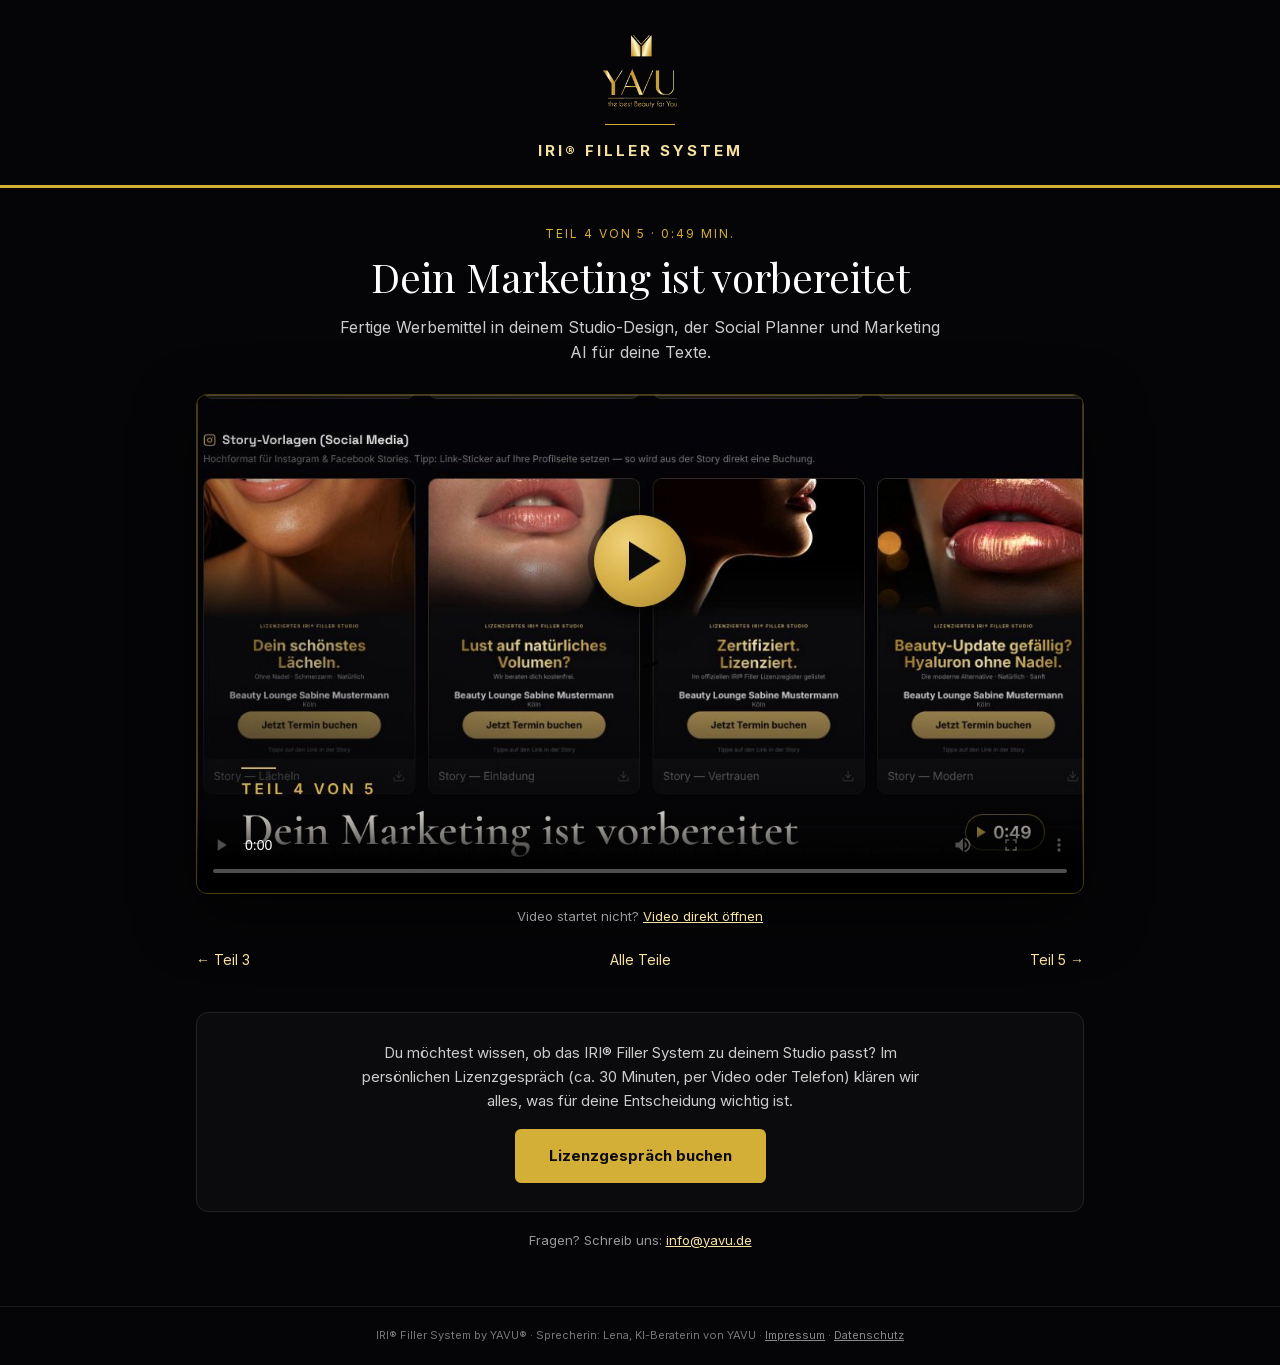
<file: rundgang/teil-4/index.html>
<!DOCTYPE html>
<html lang="de">
<head>
<meta charset="UTF-8">
<meta name="viewport" content="width=device-width, initial-scale=1.0">
<title>Rundgang Teil 4: Dein Marketing ist vorbereitet | IRI® Filler System by YAVU®</title>
<meta name="description" content="Fertige Werbemittel in deinem Studio-Design, der Social Planner und Marketing AI für deine Texte.">
<meta name="robots" content="noindex, follow">
<meta property="og:title" content="Rundgang Teil 4: Dein Marketing ist vorbereitet">
<meta property="og:description" content="Fertige Werbemittel in deinem Studio-Design, der Social Planner und Marketing AI für deine Texte.">
<meta property="og:image" content="https://iri-filler.de/rundgang/teil-4/mail.jpg">
<link href="/assets/fonts/fonts.css" rel="stylesheet">
<style>
  *, *::before, *::after { margin: 0; padding: 0; box-sizing: border-box; }
  :root { --gold: #D4AF37; --gold-light: #F5E2A0; --black: #050507; --text: #CCCCCC; --muted: #999999; }
  html, body { background: var(--black); color: #fff; }
  body { font-family: 'Inter', -apple-system, BlinkMacSystemFont, sans-serif; line-height: 1.6; min-height: 100vh; display: flex; flex-direction: column; }
  header { text-align: center; padding: 32px 16px 22px; }
  header img { width: 80px; height: auto; display: block; margin: 0 auto; }
  .rule { width: 70px; height: 1px; background: var(--gold); margin: 14px auto; }
  .brand { font-size: 15px; font-weight: 700; color: var(--gold-light); letter-spacing: 3px; }
  .goldbar { height: 3px; background: var(--gold); }
  main { flex: 1; width: 100%; max-width: 920px; margin: 0 auto; padding: 36px 16px 56px; text-align: center; }
  .kicker { font-size: 12px; color: var(--gold); letter-spacing: 2px; text-transform: uppercase; margin-bottom: 10px; }
  h1 { font-family: 'Playfair Display', Georgia, serif; font-weight: 400; font-size: clamp(26px, 5vw, 40px); line-height: 1.2; margin-bottom: 14px; }
  .lead { color: var(--text); font-size: 16px; max-width: 620px; margin: 0 auto 28px; }
  .player { border: 1px solid rgba(212,175,55,.35); border-radius: 12px; overflow: hidden; background: #000; box-shadow: 0 20px 60px rgba(0,0,0,.6); }
  video { display: block; width: 100%; height: auto; aspect-ratio: 16 / 9; background: #000; }
  .fallback { margin-top: 12px; font-size: 13px; color: var(--muted); }
  .fallback a, .help a { color: var(--gold-light); }
  .nav { display: flex; justify-content: space-between; gap: 12px; margin-top: 22px; font-size: 14px; }
  .nav a { color: var(--gold-light); text-decoration: none; }
  .nav span { flex: 1; }
  .box { margin-top: 40px; padding: 28px 20px; border: 1px solid #222; border-radius: 12px; background: #0b0b0d; }
  .box p { color: var(--text); font-size: 15px; max-width: 560px; margin: 0 auto; }
  .cta { display: inline-block; margin-top: 16px; background: var(--gold); color: #0b0b0d; text-decoration: none; padding: 15px 34px; border-radius: 6px; font-weight: 700; font-size: 15px; }
  .cta:hover { background: var(--gold-light); }
  .help { margin-top: 18px; font-size: 13px; color: var(--muted); }
  .h2 { font-family: 'Playfair Display', Georgia, serif; font-weight: 400; font-size: 24px; margin: 44px 0 16px; }
  .teile { display: grid; grid-template-columns: repeat(auto-fit, minmax(200px, 1fr)); gap: 16px; margin-top: 36px; text-align: left; }
  .teile a { display: block; text-decoration: none; color: #fff; border: 1px solid #222; border-radius: 10px; overflow: hidden; background: #0b0b0d; }
  .teile a:hover { border-color: rgba(212,175,55,.6); }
  .teile img { display: block; width: 100%; aspect-ratio: 16/9; object-fit: cover; }
  .teile div { padding: 12px 14px 14px; font-size: 14px; }
  .teile small { display: block; color: var(--gold); font-size: 11px; letter-spacing: 1.5px; text-transform: uppercase; margin-bottom: 4px; }
  footer { border-top: 1px solid #1a1a1a; padding: 20px 16px; text-align: center; font-size: 11px; color: #777; }
  footer a { color: #888; }
</style>
</head>
<body>
<header>
  <img src="/rundgang/yavu-logo-gold.png" alt="YAVU" width="80" height="77">
  <div class="rule"></div>
  <div class="brand">IRI® FILLER SYSTEM</div>
</header>
<div class="goldbar"></div>
<main>
  <div class="kicker">Teil 4 von 5 · 0:49 Min.</div>
  <h1>Dein Marketing ist vorbereitet</h1>
  <p class="lead">Fertige Werbemittel in deinem Studio-Design, der Social Planner und Marketing AI für deine Texte.</p>
  <div class="player">
    <video controls playsinline preload="metadata" poster="/rundgang/teil-4/mail.jpg">
      <source src="/rundgang/teil-4/IRI-Rundgang-Teil-4.mp4?v=20261018-titel" type="video/mp4">
      <track kind="captions" src="/rundgang/teil-4/untertitel.vtt" srclang="de" label="Deutsch">
      Dein Browser kann dieses Video leider nicht abspielen.
    </video>
  </div>
  <p class="fallback">Video startet nicht? <a href="/rundgang/teil-4/IRI-Rundgang-Teil-4.mp4?v=20261018-titel">Video direkt öffnen</a></p>
  <div class="nav"><a href="/rundgang/teil-3/">← Teil 3</a><a href="/rundgang/">Alle Teile</a><a href="/rundgang/teil-5/">Teil 5 →</a></div>
  <div class="box">
    <p>Du möchtest wissen, ob das IRI® Filler System zu deinem Studio passt? Im persönlichen Lizenzgespräch (ca. 30 Minuten, per Video oder Telefon) klären wir alles, was für deine Entscheidung wichtig ist.</p>
    <a class="cta" href="https://calendly.com/jonathan-kaiser-yavu/zweitgesprach-klon" target="_blank" rel="noopener">Lizenzgespräch buchen</a>
  </div>
  <p class="help">Fragen? Schreib uns: <a href="mailto:info@yavu.de">info@yavu.de</a></p>
</main>
<footer>
  IRI® Filler System by YAVU® · Sprecherin: Lena, KI-Beraterin von YAVU · <a href="/impressum.html">Impressum</a> · <a href="https://hyaluron-ohne-nadel.de/datenschutz">Datenschutz</a>
</footer>
</body>
</html>
</file>
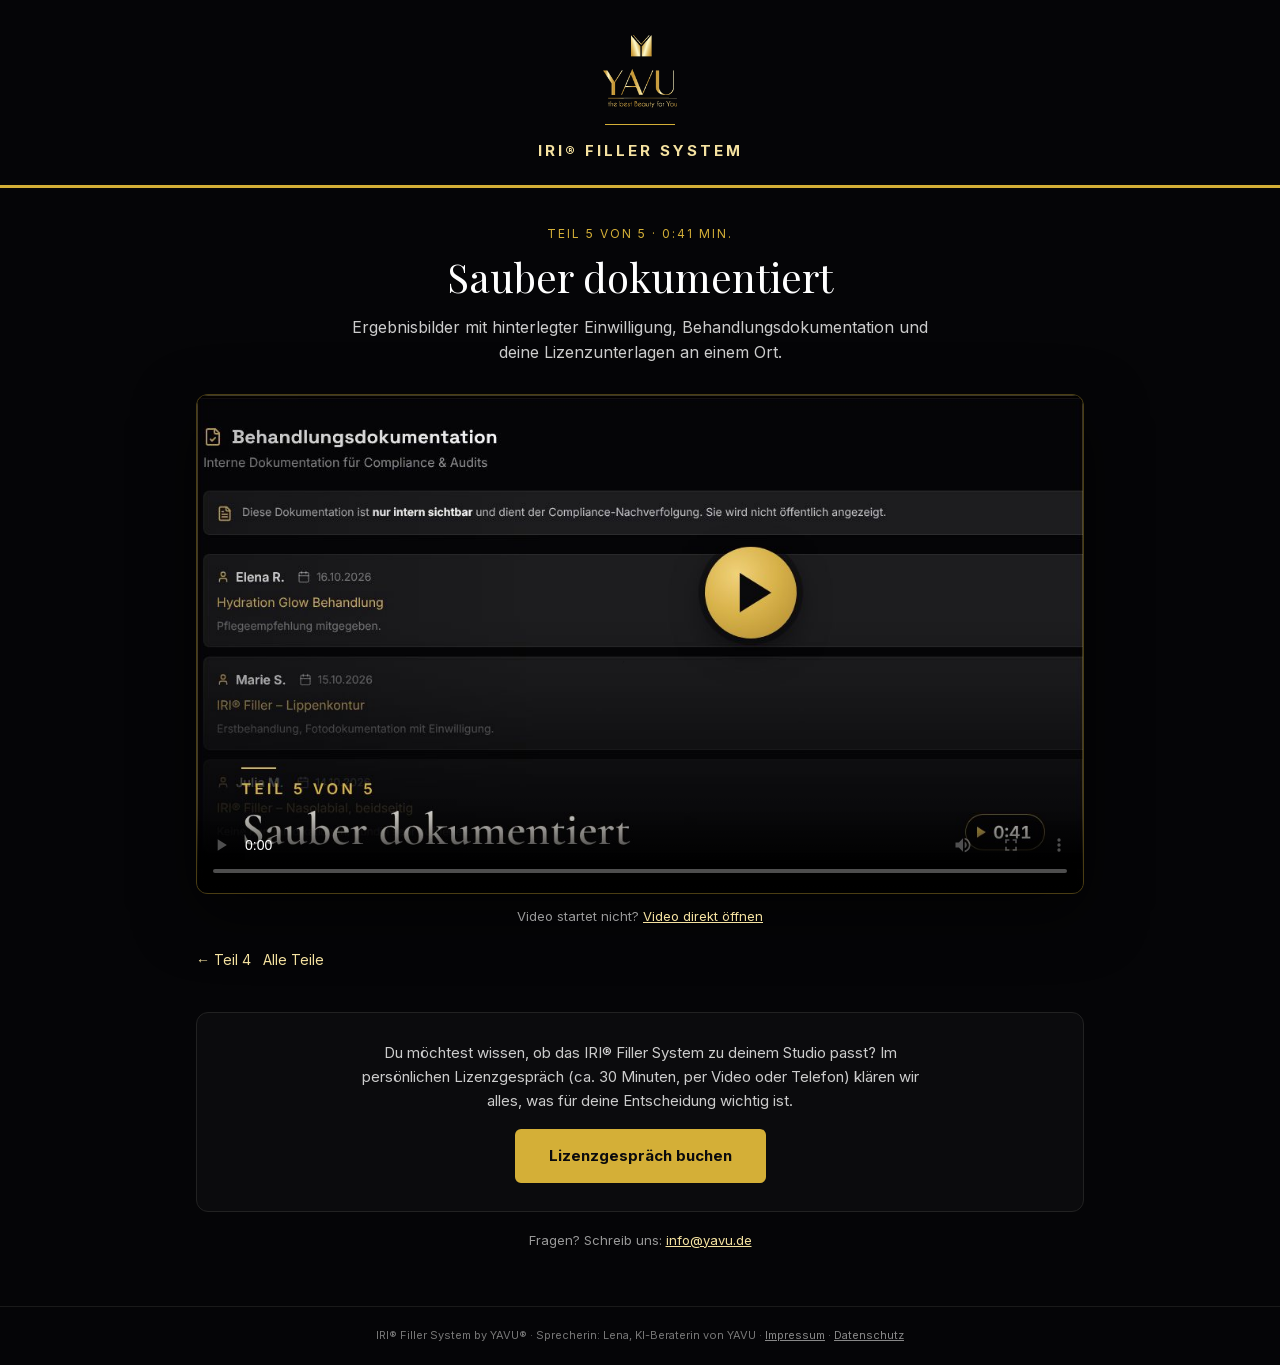
<file: rundgang/teil-5/index.html>
<!DOCTYPE html>
<html lang="de">
<head>
<meta charset="UTF-8">
<meta name="viewport" content="width=device-width, initial-scale=1.0">
<title>Rundgang Teil 5: Sauber dokumentiert | IRI® Filler System by YAVU®</title>
<meta name="description" content="Ergebnisbilder mit hinterlegter Einwilligung, Behandlungsdokumentation und deine Lizenzunterlagen an einem Ort.">
<meta name="robots" content="noindex, follow">
<meta property="og:title" content="Rundgang Teil 5: Sauber dokumentiert">
<meta property="og:description" content="Ergebnisbilder mit hinterlegter Einwilligung, Behandlungsdokumentation und deine Lizenzunterlagen an einem Ort.">
<meta property="og:image" content="https://iri-filler.de/rundgang/teil-5/mail.jpg">
<link href="/assets/fonts/fonts.css" rel="stylesheet">
<style>
  *, *::before, *::after { margin: 0; padding: 0; box-sizing: border-box; }
  :root { --gold: #D4AF37; --gold-light: #F5E2A0; --black: #050507; --text: #CCCCCC; --muted: #999999; }
  html, body { background: var(--black); color: #fff; }
  body { font-family: 'Inter', -apple-system, BlinkMacSystemFont, sans-serif; line-height: 1.6; min-height: 100vh; display: flex; flex-direction: column; }
  header { text-align: center; padding: 32px 16px 22px; }
  header img { width: 80px; height: auto; display: block; margin: 0 auto; }
  .rule { width: 70px; height: 1px; background: var(--gold); margin: 14px auto; }
  .brand { font-size: 15px; font-weight: 700; color: var(--gold-light); letter-spacing: 3px; }
  .goldbar { height: 3px; background: var(--gold); }
  main { flex: 1; width: 100%; max-width: 920px; margin: 0 auto; padding: 36px 16px 56px; text-align: center; }
  .kicker { font-size: 12px; color: var(--gold); letter-spacing: 2px; text-transform: uppercase; margin-bottom: 10px; }
  h1 { font-family: 'Playfair Display', Georgia, serif; font-weight: 400; font-size: clamp(26px, 5vw, 40px); line-height: 1.2; margin-bottom: 14px; }
  .lead { color: var(--text); font-size: 16px; max-width: 620px; margin: 0 auto 28px; }
  .player { border: 1px solid rgba(212,175,55,.35); border-radius: 12px; overflow: hidden; background: #000; box-shadow: 0 20px 60px rgba(0,0,0,.6); }
  video { display: block; width: 100%; height: auto; aspect-ratio: 16 / 9; background: #000; }
  .fallback { margin-top: 12px; font-size: 13px; color: var(--muted); }
  .fallback a, .help a { color: var(--gold-light); }
  .nav { display: flex; justify-content: space-between; gap: 12px; margin-top: 22px; font-size: 14px; }
  .nav a { color: var(--gold-light); text-decoration: none; }
  .nav span { flex: 1; }
  .box { margin-top: 40px; padding: 28px 20px; border: 1px solid #222; border-radius: 12px; background: #0b0b0d; }
  .box p { color: var(--text); font-size: 15px; max-width: 560px; margin: 0 auto; }
  .cta { display: inline-block; margin-top: 16px; background: var(--gold); color: #0b0b0d; text-decoration: none; padding: 15px 34px; border-radius: 6px; font-weight: 700; font-size: 15px; }
  .cta:hover { background: var(--gold-light); }
  .help { margin-top: 18px; font-size: 13px; color: var(--muted); }
  .h2 { font-family: 'Playfair Display', Georgia, serif; font-weight: 400; font-size: 24px; margin: 44px 0 16px; }
  .teile { display: grid; grid-template-columns: repeat(auto-fit, minmax(200px, 1fr)); gap: 16px; margin-top: 36px; text-align: left; }
  .teile a { display: block; text-decoration: none; color: #fff; border: 1px solid #222; border-radius: 10px; overflow: hidden; background: #0b0b0d; }
  .teile a:hover { border-color: rgba(212,175,55,.6); }
  .teile img { display: block; width: 100%; aspect-ratio: 16/9; object-fit: cover; }
  .teile div { padding: 12px 14px 14px; font-size: 14px; }
  .teile small { display: block; color: var(--gold); font-size: 11px; letter-spacing: 1.5px; text-transform: uppercase; margin-bottom: 4px; }
  footer { border-top: 1px solid #1a1a1a; padding: 20px 16px; text-align: center; font-size: 11px; color: #777; }
  footer a { color: #888; }
</style>
</head>
<body>
<header>
  <img src="/rundgang/yavu-logo-gold.png" alt="YAVU" width="80" height="77">
  <div class="rule"></div>
  <div class="brand">IRI® FILLER SYSTEM</div>
</header>
<div class="goldbar"></div>
<main>
  <div class="kicker">Teil 5 von 5 · 0:41 Min.</div>
  <h1>Sauber dokumentiert</h1>
  <p class="lead">Ergebnisbilder mit hinterlegter Einwilligung, Behandlungsdokumentation und deine Lizenzunterlagen an einem Ort.</p>
  <div class="player">
    <video controls playsinline preload="metadata" poster="/rundgang/teil-5/mail.jpg">
      <source src="/rundgang/teil-5/IRI-Rundgang-Teil-5.mp4?v=20261018-titel" type="video/mp4">
      <track kind="captions" src="/rundgang/teil-5/untertitel.vtt" srclang="de" label="Deutsch">
      Dein Browser kann dieses Video leider nicht abspielen.
    </video>
  </div>
  <p class="fallback">Video startet nicht? <a href="/rundgang/teil-5/IRI-Rundgang-Teil-5.mp4?v=20261018-titel">Video direkt öffnen</a></p>
  <div class="nav"><a href="/rundgang/teil-4/">← Teil 4</a><a href="/rundgang/">Alle Teile</a><span></span></div>
  <div class="box">
    <p>Du möchtest wissen, ob das IRI® Filler System zu deinem Studio passt? Im persönlichen Lizenzgespräch (ca. 30 Minuten, per Video oder Telefon) klären wir alles, was für deine Entscheidung wichtig ist.</p>
    <a class="cta" href="https://calendly.com/jonathan-kaiser-yavu/zweitgesprach-klon" target="_blank" rel="noopener">Lizenzgespräch buchen</a>
  </div>
  <p class="help">Fragen? Schreib uns: <a href="mailto:info@yavu.de">info@yavu.de</a></p>
</main>
<footer>
  IRI® Filler System by YAVU® · Sprecherin: Lena, KI-Beraterin von YAVU · <a href="/impressum.html">Impressum</a> · <a href="https://hyaluron-ohne-nadel.de/datenschutz">Datenschutz</a>
</footer>
</body>
</html>
</file>
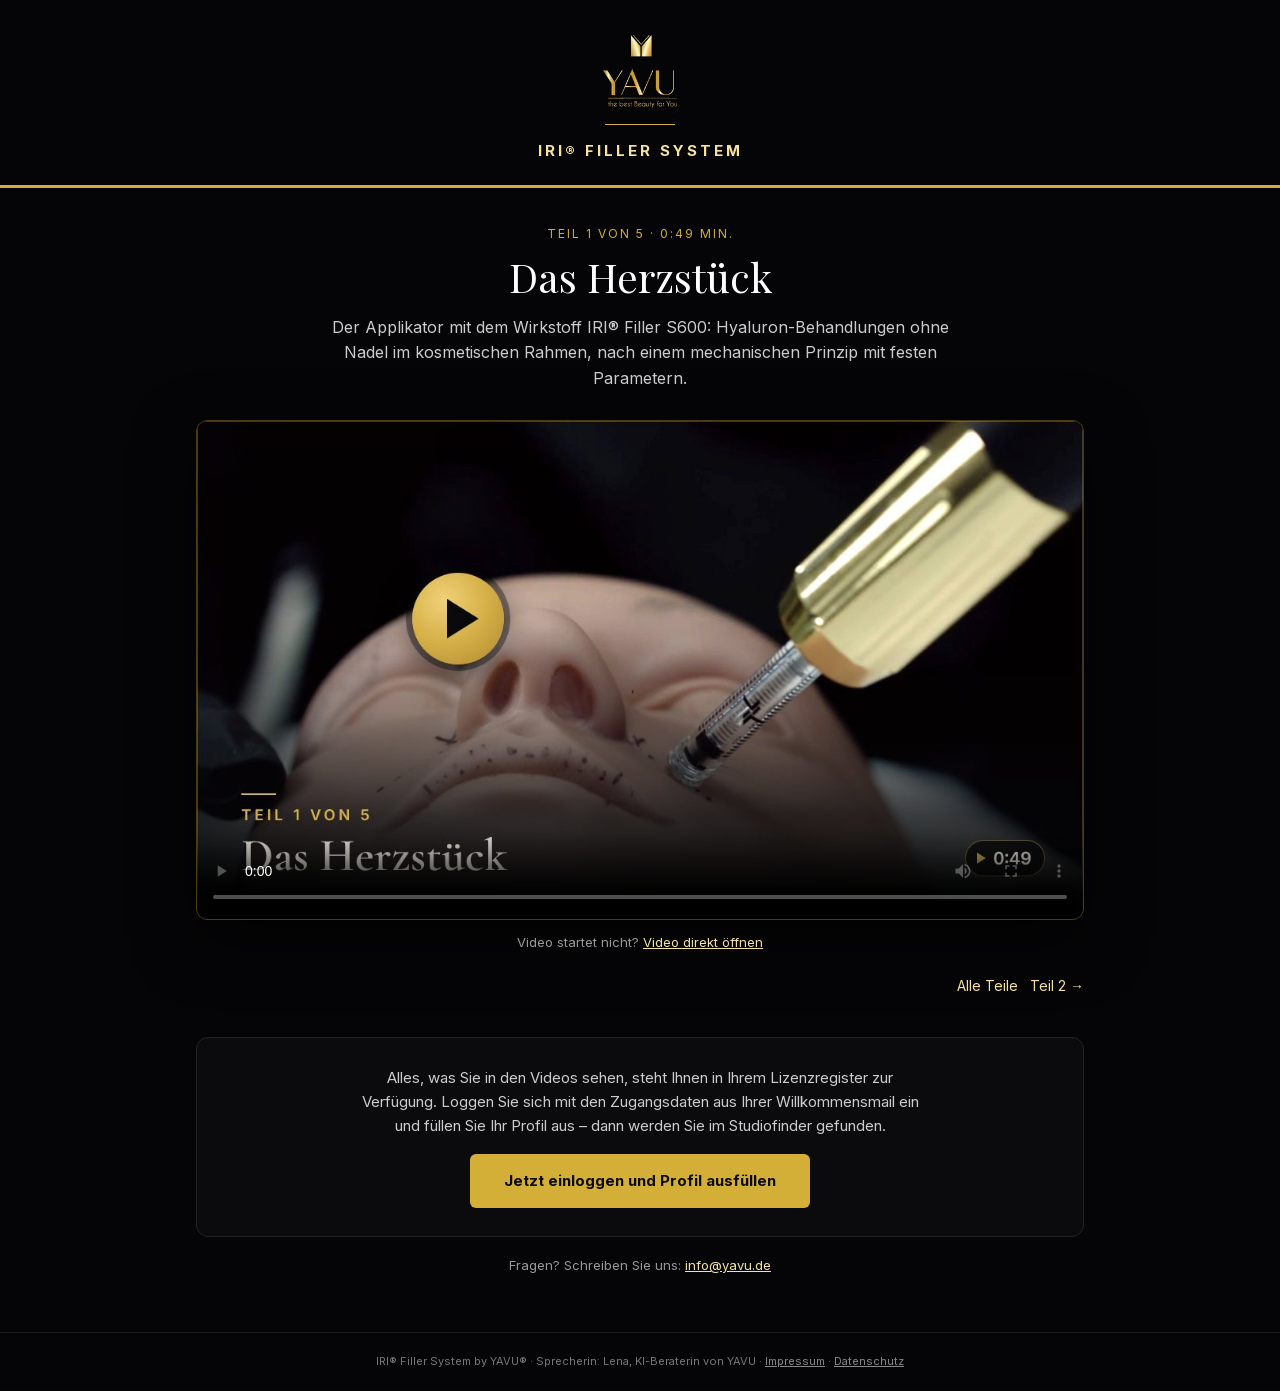
<file: partner/rundgang/teil-1/index.html>
<!DOCTYPE html>
<html lang="de">
<head>
<meta charset="UTF-8">
<meta name="viewport" content="width=device-width, initial-scale=1.0">
<title>Partner-Rundgang Teil 1: Das Herzstück | IRI® Filler System by YAVU®</title>
<meta name="description" content="Der Applikator mit dem Wirkstoff IRI® Filler S600: Hyaluron-Behandlungen ohne Nadel im kosmetischen Rahmen, nach einem mechanischen Prinzip mit festen Parametern.">
<meta name="robots" content="noindex, follow">
<meta property="og:title" content="Partner-Rundgang Teil 1: Das Herzstück">
<meta property="og:description" content="Der Applikator mit dem Wirkstoff IRI® Filler S600: Hyaluron-Behandlungen ohne Nadel im kosmetischen Rahmen, nach einem mechanischen Prinzip mit festen Parametern.">
<meta property="og:image" content="https://iri-filler.de/rundgang/teil-1/mail.jpg">
<link href="/assets/fonts/fonts.css" rel="stylesheet">
<style>
  *, *::before, *::after { margin: 0; padding: 0; box-sizing: border-box; }
  :root { --gold: #D4AF37; --gold-light: #F5E2A0; --black: #050507; --text: #CCCCCC; --muted: #999999; }
  html, body { background: var(--black); color: #fff; }
  body { font-family: 'Inter', -apple-system, BlinkMacSystemFont, sans-serif; line-height: 1.6; min-height: 100vh; display: flex; flex-direction: column; }
  header { text-align: center; padding: 32px 16px 22px; }
  header img { width: 80px; height: auto; display: block; margin: 0 auto; }
  .rule { width: 70px; height: 1px; background: var(--gold); margin: 14px auto; }
  .brand { font-size: 15px; font-weight: 700; color: var(--gold-light); letter-spacing: 3px; }
  .goldbar { height: 3px; background: var(--gold); }
  main { flex: 1; width: 100%; max-width: 920px; margin: 0 auto; padding: 36px 16px 56px; text-align: center; }
  .kicker { font-size: 12px; color: var(--gold); letter-spacing: 2px; text-transform: uppercase; margin-bottom: 10px; }
  h1 { font-family: 'Playfair Display', Georgia, serif; font-weight: 400; font-size: clamp(26px, 5vw, 40px); line-height: 1.2; margin-bottom: 14px; }
  .lead { color: var(--text); font-size: 16px; max-width: 620px; margin: 0 auto 28px; }
  .player { border: 1px solid rgba(212,175,55,.35); border-radius: 12px; overflow: hidden; background: #000; box-shadow: 0 20px 60px rgba(0,0,0,.6); }
  video { display: block; width: 100%; height: auto; aspect-ratio: 16 / 9; background: #000; }
  .fallback { margin-top: 12px; font-size: 13px; color: var(--muted); }
  .fallback a, .help a { color: var(--gold-light); }
  .nav { display: flex; justify-content: space-between; gap: 12px; margin-top: 22px; font-size: 14px; }
  .nav a { color: var(--gold-light); text-decoration: none; }
  .nav span { flex: 1; }
  .box { margin-top: 40px; padding: 28px 20px; border: 1px solid #222; border-radius: 12px; background: #0b0b0d; }
  .box p { color: var(--text); font-size: 15px; max-width: 560px; margin: 0 auto; }
  .cta { display: inline-block; margin-top: 16px; background: var(--gold); color: #0b0b0d; text-decoration: none; padding: 15px 34px; border-radius: 6px; font-weight: 700; font-size: 15px; }
  .cta:hover { background: var(--gold-light); }
  .help { margin-top: 18px; font-size: 13px; color: var(--muted); }
  .h2 { font-family: 'Playfair Display', Georgia, serif; font-weight: 400; font-size: 24px; margin: 44px 0 16px; }
  .teile { display: grid; grid-template-columns: repeat(auto-fit, minmax(200px, 1fr)); gap: 16px; margin-top: 36px; text-align: left; }
  .teile a { display: block; text-decoration: none; color: #fff; border: 1px solid #222; border-radius: 10px; overflow: hidden; background: #0b0b0d; }
  .teile a:hover { border-color: rgba(212,175,55,.6); }
  .teile img { display: block; width: 100%; aspect-ratio: 16/9; object-fit: cover; }
  .teile div { padding: 12px 14px 14px; font-size: 14px; }
  .teile small { display: block; color: var(--gold); font-size: 11px; letter-spacing: 1.5px; text-transform: uppercase; margin-bottom: 4px; }
  footer { border-top: 1px solid #1a1a1a; padding: 20px 16px; text-align: center; font-size: 11px; color: #777; }
  footer a { color: #888; }
</style>
</head>
<body>
<header>
  <img src="/rundgang/yavu-logo-gold.png" alt="YAVU" width="80" height="77">
  <div class="rule"></div>
  <div class="brand">IRI® FILLER SYSTEM</div>
</header>
<div class="goldbar"></div>
<main>
  <div class="kicker">Teil 1 von 5 · 0:49 Min.</div>
  <h1>Das Herzstück</h1>
  <p class="lead">Der Applikator mit dem Wirkstoff IRI® Filler S600: Hyaluron-Behandlungen ohne Nadel im kosmetischen Rahmen, nach einem mechanischen Prinzip mit festen Parametern.</p>
  <div class="player">
    <video controls playsinline preload="metadata" poster="/rundgang/teil-1/mail.jpg">
      <source src="/rundgang/teil-1/IRI-Rundgang-Teil-1.mp4" type="video/mp4">
      <track kind="captions" src="/rundgang/teil-1/untertitel.vtt" srclang="de" label="Deutsch">
      Ihr Browser kann dieses Video leider nicht abspielen.
    </video>
  </div>
  <p class="fallback">Video startet nicht? <a href="/rundgang/teil-1/IRI-Rundgang-Teil-1.mp4">Video direkt öffnen</a></p>
  <div class="nav"><span></span><a href="/partner/rundgang/">Alle Teile</a><a href="/partner/rundgang/teil-2/">Teil 2 →</a></div>
  <div class="box">
    <p>Alles, was Sie in den Videos sehen, steht Ihnen in Ihrem Lizenzregister zur Verfügung. Loggen Sie sich mit den Zugangsdaten aus Ihrer Willkommensmail ein und füllen Sie Ihr Profil aus – dann werden Sie im Studiofinder gefunden.</p>
    <a class="cta" href="https://hyaluron-ohne-nadel.de/studio/login">Jetzt einloggen und Profil ausfüllen</a>
  </div>
  <p class="help">Fragen? Schreiben Sie uns: <a href="mailto:info@yavu.de">info@yavu.de</a></p>
</main>
<footer>
  IRI® Filler System by YAVU® · Sprecherin: Lena, KI-Beraterin von YAVU · <a href="/impressum.html">Impressum</a> · <a href="https://hyaluron-ohne-nadel.de/datenschutz">Datenschutz</a>
</footer>
</body>
</html>
</file>
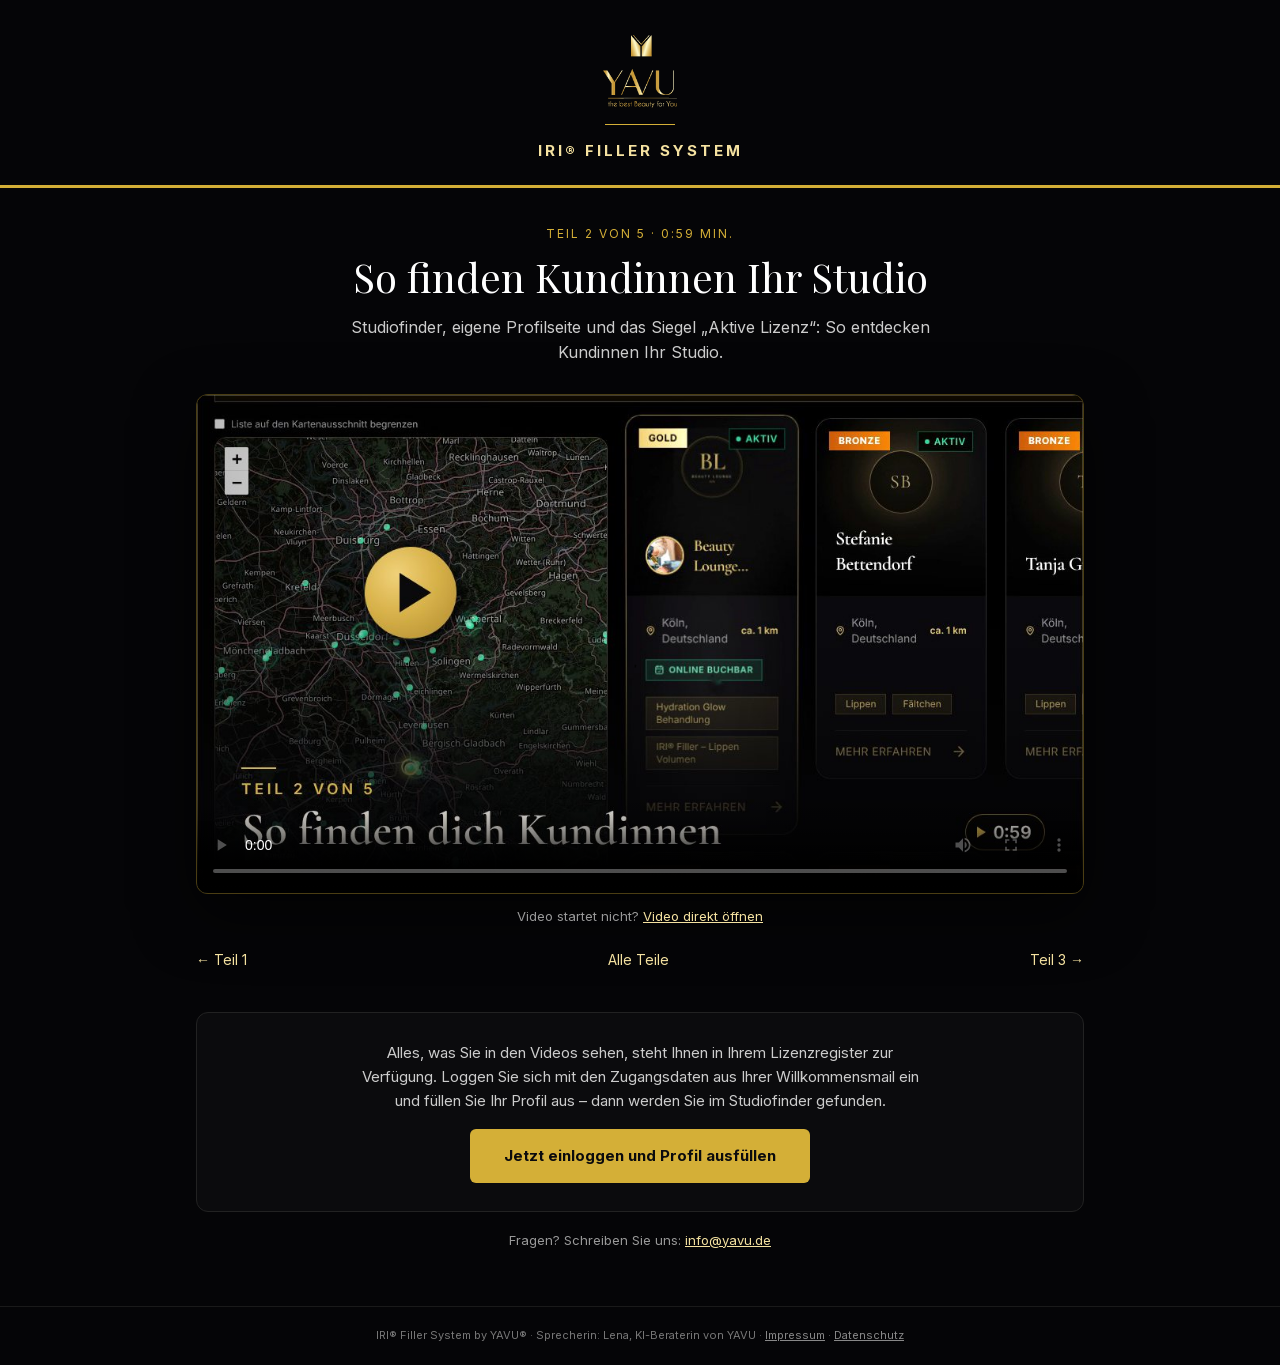
<file: partner/rundgang/teil-2/index.html>
<!DOCTYPE html>
<html lang="de">
<head>
<meta charset="UTF-8">
<meta name="viewport" content="width=device-width, initial-scale=1.0">
<title>Partner-Rundgang Teil 2: So finden Kundinnen Ihr Studio | IRI® Filler System by YAVU®</title>
<meta name="description" content="Studiofinder, eigene Profilseite und das Siegel „Aktive Lizenz“: So entdecken Kundinnen Ihr Studio.">
<meta name="robots" content="noindex, follow">
<meta property="og:title" content="Partner-Rundgang Teil 2: So finden Kundinnen Ihr Studio">
<meta property="og:description" content="Studiofinder, eigene Profilseite und das Siegel „Aktive Lizenz“: So entdecken Kundinnen Ihr Studio.">
<meta property="og:image" content="https://iri-filler.de/rundgang/teil-2/mail.jpg">
<link href="/assets/fonts/fonts.css" rel="stylesheet">
<style>
  *, *::before, *::after { margin: 0; padding: 0; box-sizing: border-box; }
  :root { --gold: #D4AF37; --gold-light: #F5E2A0; --black: #050507; --text: #CCCCCC; --muted: #999999; }
  html, body { background: var(--black); color: #fff; }
  body { font-family: 'Inter', -apple-system, BlinkMacSystemFont, sans-serif; line-height: 1.6; min-height: 100vh; display: flex; flex-direction: column; }
  header { text-align: center; padding: 32px 16px 22px; }
  header img { width: 80px; height: auto; display: block; margin: 0 auto; }
  .rule { width: 70px; height: 1px; background: var(--gold); margin: 14px auto; }
  .brand { font-size: 15px; font-weight: 700; color: var(--gold-light); letter-spacing: 3px; }
  .goldbar { height: 3px; background: var(--gold); }
  main { flex: 1; width: 100%; max-width: 920px; margin: 0 auto; padding: 36px 16px 56px; text-align: center; }
  .kicker { font-size: 12px; color: var(--gold); letter-spacing: 2px; text-transform: uppercase; margin-bottom: 10px; }
  h1 { font-family: 'Playfair Display', Georgia, serif; font-weight: 400; font-size: clamp(26px, 5vw, 40px); line-height: 1.2; margin-bottom: 14px; }
  .lead { color: var(--text); font-size: 16px; max-width: 620px; margin: 0 auto 28px; }
  .player { border: 1px solid rgba(212,175,55,.35); border-radius: 12px; overflow: hidden; background: #000; box-shadow: 0 20px 60px rgba(0,0,0,.6); }
  video { display: block; width: 100%; height: auto; aspect-ratio: 16 / 9; background: #000; }
  .fallback { margin-top: 12px; font-size: 13px; color: var(--muted); }
  .fallback a, .help a { color: var(--gold-light); }
  .nav { display: flex; justify-content: space-between; gap: 12px; margin-top: 22px; font-size: 14px; }
  .nav a { color: var(--gold-light); text-decoration: none; }
  .nav span { flex: 1; }
  .box { margin-top: 40px; padding: 28px 20px; border: 1px solid #222; border-radius: 12px; background: #0b0b0d; }
  .box p { color: var(--text); font-size: 15px; max-width: 560px; margin: 0 auto; }
  .cta { display: inline-block; margin-top: 16px; background: var(--gold); color: #0b0b0d; text-decoration: none; padding: 15px 34px; border-radius: 6px; font-weight: 700; font-size: 15px; }
  .cta:hover { background: var(--gold-light); }
  .help { margin-top: 18px; font-size: 13px; color: var(--muted); }
  .h2 { font-family: 'Playfair Display', Georgia, serif; font-weight: 400; font-size: 24px; margin: 44px 0 16px; }
  .teile { display: grid; grid-template-columns: repeat(auto-fit, minmax(200px, 1fr)); gap: 16px; margin-top: 36px; text-align: left; }
  .teile a { display: block; text-decoration: none; color: #fff; border: 1px solid #222; border-radius: 10px; overflow: hidden; background: #0b0b0d; }
  .teile a:hover { border-color: rgba(212,175,55,.6); }
  .teile img { display: block; width: 100%; aspect-ratio: 16/9; object-fit: cover; }
  .teile div { padding: 12px 14px 14px; font-size: 14px; }
  .teile small { display: block; color: var(--gold); font-size: 11px; letter-spacing: 1.5px; text-transform: uppercase; margin-bottom: 4px; }
  footer { border-top: 1px solid #1a1a1a; padding: 20px 16px; text-align: center; font-size: 11px; color: #777; }
  footer a { color: #888; }
</style>
</head>
<body>
<header>
  <img src="/rundgang/yavu-logo-gold.png" alt="YAVU" width="80" height="77">
  <div class="rule"></div>
  <div class="brand">IRI® FILLER SYSTEM</div>
</header>
<div class="goldbar"></div>
<main>
  <div class="kicker">Teil 2 von 5 · 0:59 Min.</div>
  <h1>So finden Kundinnen Ihr Studio</h1>
  <p class="lead">Studiofinder, eigene Profilseite und das Siegel „Aktive Lizenz“: So entdecken Kundinnen Ihr Studio.</p>
  <div class="player">
    <video controls playsinline preload="metadata" poster="/rundgang/teil-2/mail.jpg">
      <source src="/rundgang/teil-2/IRI-Rundgang-Teil-2.mp4" type="video/mp4">
      <track kind="captions" src="/rundgang/teil-2/untertitel.vtt" srclang="de" label="Deutsch">
      Ihr Browser kann dieses Video leider nicht abspielen.
    </video>
  </div>
  <p class="fallback">Video startet nicht? <a href="/rundgang/teil-2/IRI-Rundgang-Teil-2.mp4">Video direkt öffnen</a></p>
  <div class="nav"><a href="/partner/rundgang/teil-1/">← Teil 1</a><a href="/partner/rundgang/">Alle Teile</a><a href="/partner/rundgang/teil-3/">Teil 3 →</a></div>
  <div class="box">
    <p>Alles, was Sie in den Videos sehen, steht Ihnen in Ihrem Lizenzregister zur Verfügung. Loggen Sie sich mit den Zugangsdaten aus Ihrer Willkommensmail ein und füllen Sie Ihr Profil aus – dann werden Sie im Studiofinder gefunden.</p>
    <a class="cta" href="https://hyaluron-ohne-nadel.de/studio/login">Jetzt einloggen und Profil ausfüllen</a>
  </div>
  <p class="help">Fragen? Schreiben Sie uns: <a href="mailto:info@yavu.de">info@yavu.de</a></p>
</main>
<footer>
  IRI® Filler System by YAVU® · Sprecherin: Lena, KI-Beraterin von YAVU · <a href="/impressum.html">Impressum</a> · <a href="https://hyaluron-ohne-nadel.de/datenschutz">Datenschutz</a>
</footer>
</body>
</html>
</file>
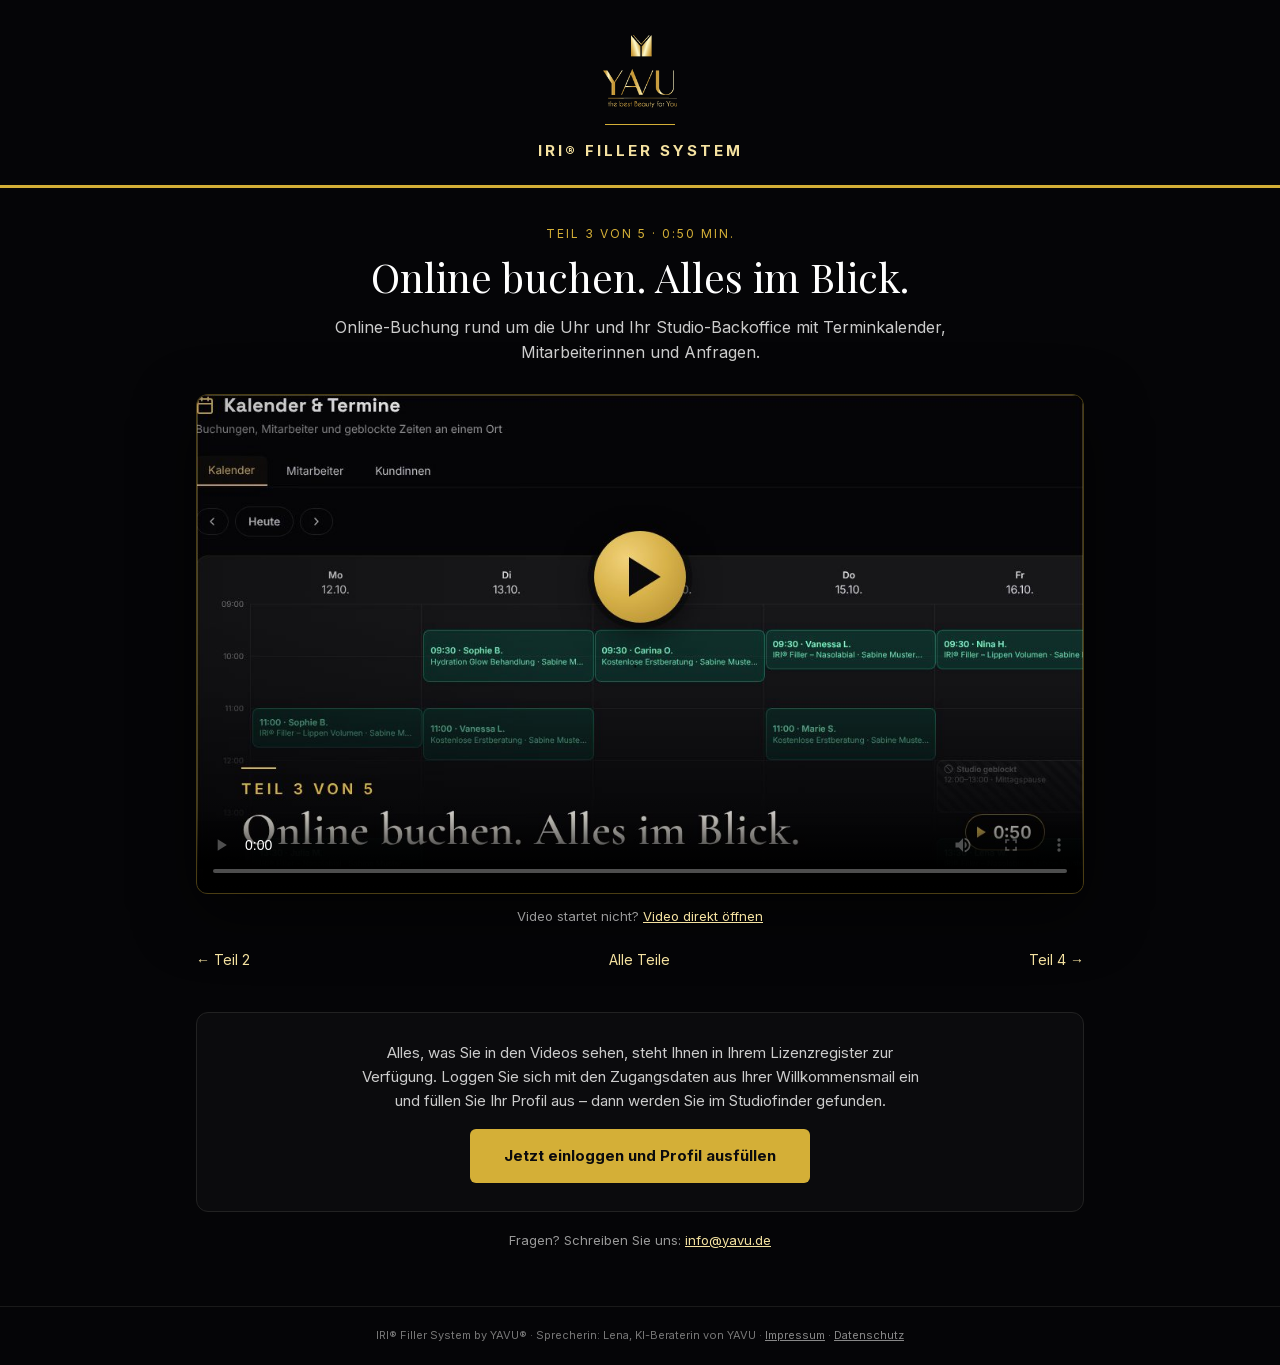
<file: partner/rundgang/teil-3/index.html>
<!DOCTYPE html>
<html lang="de">
<head>
<meta charset="UTF-8">
<meta name="viewport" content="width=device-width, initial-scale=1.0">
<title>Partner-Rundgang Teil 3: Online buchen. Alles im Blick. | IRI® Filler System by YAVU®</title>
<meta name="description" content="Online-Buchung rund um die Uhr und Ihr Studio-Backoffice mit Terminkalender, Mitarbeiterinnen und Anfragen.">
<meta name="robots" content="noindex, follow">
<meta property="og:title" content="Partner-Rundgang Teil 3: Online buchen. Alles im Blick.">
<meta property="og:description" content="Online-Buchung rund um die Uhr und Ihr Studio-Backoffice mit Terminkalender, Mitarbeiterinnen und Anfragen.">
<meta property="og:image" content="https://iri-filler.de/rundgang/teil-3/mail.jpg">
<link href="/assets/fonts/fonts.css" rel="stylesheet">
<style>
  *, *::before, *::after { margin: 0; padding: 0; box-sizing: border-box; }
  :root { --gold: #D4AF37; --gold-light: #F5E2A0; --black: #050507; --text: #CCCCCC; --muted: #999999; }
  html, body { background: var(--black); color: #fff; }
  body { font-family: 'Inter', -apple-system, BlinkMacSystemFont, sans-serif; line-height: 1.6; min-height: 100vh; display: flex; flex-direction: column; }
  header { text-align: center; padding: 32px 16px 22px; }
  header img { width: 80px; height: auto; display: block; margin: 0 auto; }
  .rule { width: 70px; height: 1px; background: var(--gold); margin: 14px auto; }
  .brand { font-size: 15px; font-weight: 700; color: var(--gold-light); letter-spacing: 3px; }
  .goldbar { height: 3px; background: var(--gold); }
  main { flex: 1; width: 100%; max-width: 920px; margin: 0 auto; padding: 36px 16px 56px; text-align: center; }
  .kicker { font-size: 12px; color: var(--gold); letter-spacing: 2px; text-transform: uppercase; margin-bottom: 10px; }
  h1 { font-family: 'Playfair Display', Georgia, serif; font-weight: 400; font-size: clamp(26px, 5vw, 40px); line-height: 1.2; margin-bottom: 14px; }
  .lead { color: var(--text); font-size: 16px; max-width: 620px; margin: 0 auto 28px; }
  .player { border: 1px solid rgba(212,175,55,.35); border-radius: 12px; overflow: hidden; background: #000; box-shadow: 0 20px 60px rgba(0,0,0,.6); }
  video { display: block; width: 100%; height: auto; aspect-ratio: 16 / 9; background: #000; }
  .fallback { margin-top: 12px; font-size: 13px; color: var(--muted); }
  .fallback a, .help a { color: var(--gold-light); }
  .nav { display: flex; justify-content: space-between; gap: 12px; margin-top: 22px; font-size: 14px; }
  .nav a { color: var(--gold-light); text-decoration: none; }
  .nav span { flex: 1; }
  .box { margin-top: 40px; padding: 28px 20px; border: 1px solid #222; border-radius: 12px; background: #0b0b0d; }
  .box p { color: var(--text); font-size: 15px; max-width: 560px; margin: 0 auto; }
  .cta { display: inline-block; margin-top: 16px; background: var(--gold); color: #0b0b0d; text-decoration: none; padding: 15px 34px; border-radius: 6px; font-weight: 700; font-size: 15px; }
  .cta:hover { background: var(--gold-light); }
  .help { margin-top: 18px; font-size: 13px; color: var(--muted); }
  .h2 { font-family: 'Playfair Display', Georgia, serif; font-weight: 400; font-size: 24px; margin: 44px 0 16px; }
  .teile { display: grid; grid-template-columns: repeat(auto-fit, minmax(200px, 1fr)); gap: 16px; margin-top: 36px; text-align: left; }
  .teile a { display: block; text-decoration: none; color: #fff; border: 1px solid #222; border-radius: 10px; overflow: hidden; background: #0b0b0d; }
  .teile a:hover { border-color: rgba(212,175,55,.6); }
  .teile img { display: block; width: 100%; aspect-ratio: 16/9; object-fit: cover; }
  .teile div { padding: 12px 14px 14px; font-size: 14px; }
  .teile small { display: block; color: var(--gold); font-size: 11px; letter-spacing: 1.5px; text-transform: uppercase; margin-bottom: 4px; }
  footer { border-top: 1px solid #1a1a1a; padding: 20px 16px; text-align: center; font-size: 11px; color: #777; }
  footer a { color: #888; }
</style>
</head>
<body>
<header>
  <img src="/rundgang/yavu-logo-gold.png" alt="YAVU" width="80" height="77">
  <div class="rule"></div>
  <div class="brand">IRI® FILLER SYSTEM</div>
</header>
<div class="goldbar"></div>
<main>
  <div class="kicker">Teil 3 von 5 · 0:50 Min.</div>
  <h1>Online buchen. Alles im Blick.</h1>
  <p class="lead">Online-Buchung rund um die Uhr und Ihr Studio-Backoffice mit Terminkalender, Mitarbeiterinnen und Anfragen.</p>
  <div class="player">
    <video controls playsinline preload="metadata" poster="/rundgang/teil-3/mail.jpg">
      <source src="/rundgang/teil-3/IRI-Rundgang-Teil-3.mp4" type="video/mp4">
      <track kind="captions" src="/rundgang/teil-3/untertitel.vtt" srclang="de" label="Deutsch">
      Ihr Browser kann dieses Video leider nicht abspielen.
    </video>
  </div>
  <p class="fallback">Video startet nicht? <a href="/rundgang/teil-3/IRI-Rundgang-Teil-3.mp4">Video direkt öffnen</a></p>
  <div class="nav"><a href="/partner/rundgang/teil-2/">← Teil 2</a><a href="/partner/rundgang/">Alle Teile</a><a href="/partner/rundgang/teil-4/">Teil 4 →</a></div>
  <div class="box">
    <p>Alles, was Sie in den Videos sehen, steht Ihnen in Ihrem Lizenzregister zur Verfügung. Loggen Sie sich mit den Zugangsdaten aus Ihrer Willkommensmail ein und füllen Sie Ihr Profil aus – dann werden Sie im Studiofinder gefunden.</p>
    <a class="cta" href="https://hyaluron-ohne-nadel.de/studio/login">Jetzt einloggen und Profil ausfüllen</a>
  </div>
  <p class="help">Fragen? Schreiben Sie uns: <a href="mailto:info@yavu.de">info@yavu.de</a></p>
</main>
<footer>
  IRI® Filler System by YAVU® · Sprecherin: Lena, KI-Beraterin von YAVU · <a href="/impressum.html">Impressum</a> · <a href="https://hyaluron-ohne-nadel.de/datenschutz">Datenschutz</a>
</footer>
</body>
</html>
</file>
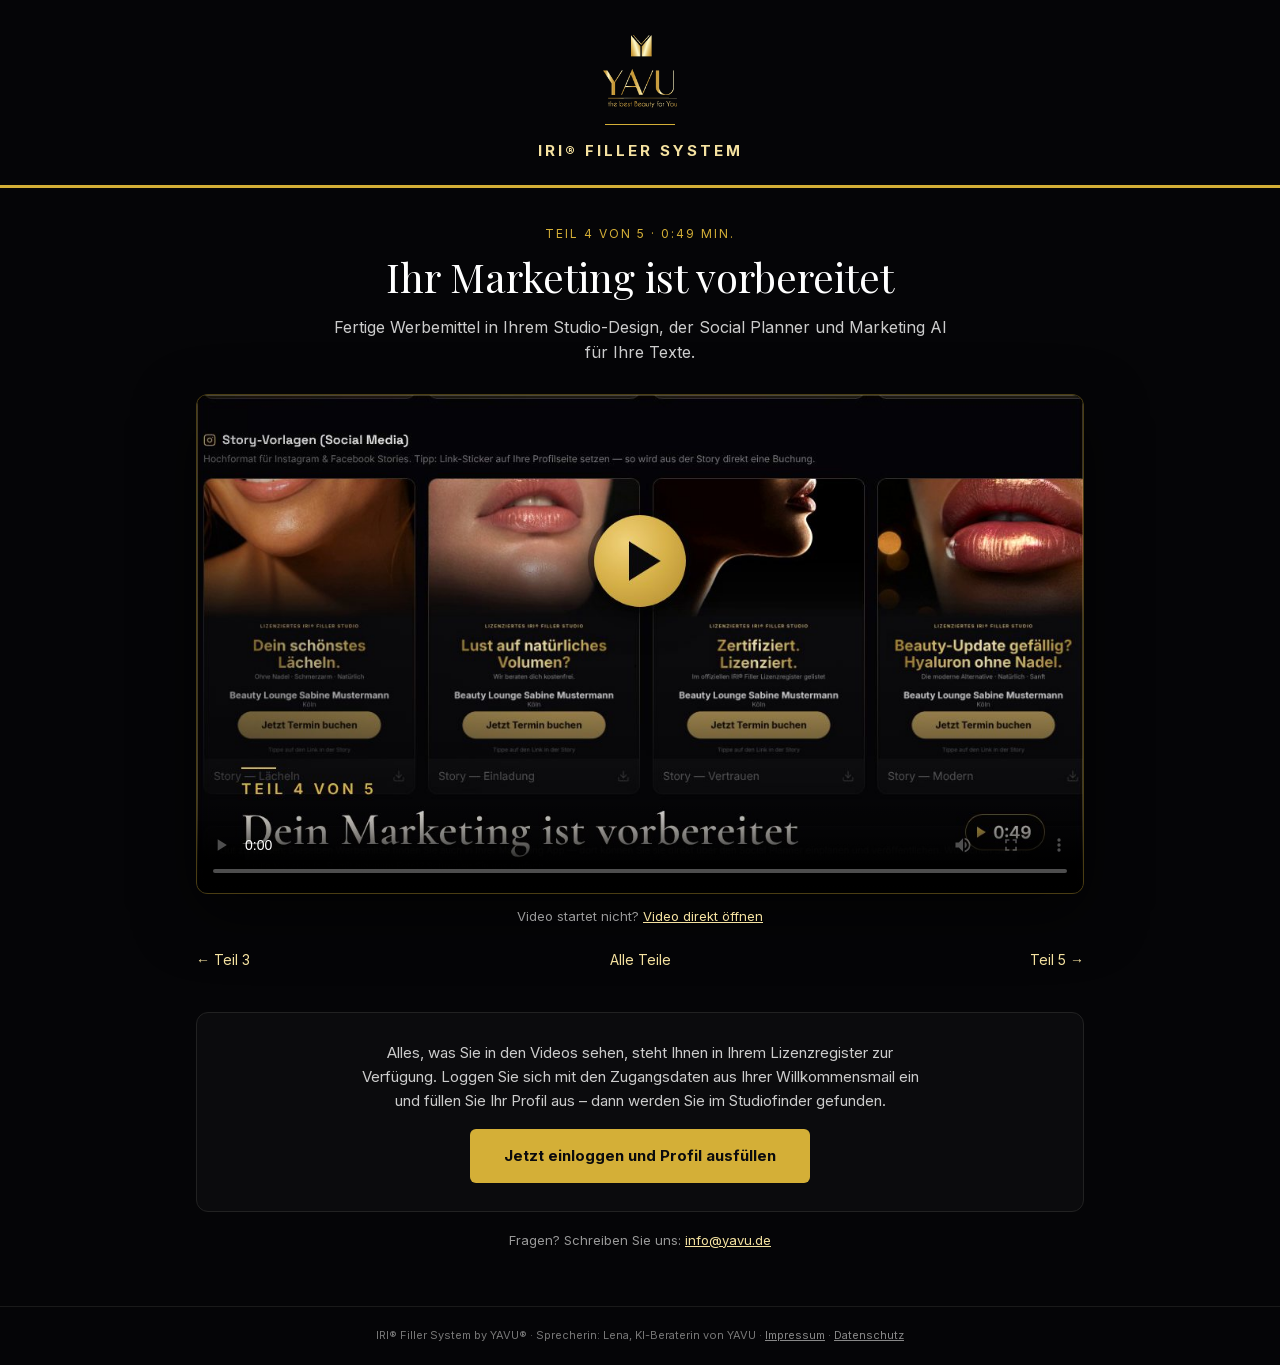
<file: partner/rundgang/teil-4/index.html>
<!DOCTYPE html>
<html lang="de">
<head>
<meta charset="UTF-8">
<meta name="viewport" content="width=device-width, initial-scale=1.0">
<title>Partner-Rundgang Teil 4: Ihr Marketing ist vorbereitet | IRI® Filler System by YAVU®</title>
<meta name="description" content="Fertige Werbemittel in Ihrem Studio-Design, der Social Planner und Marketing AI für Ihre Texte.">
<meta name="robots" content="noindex, follow">
<meta property="og:title" content="Partner-Rundgang Teil 4: Ihr Marketing ist vorbereitet">
<meta property="og:description" content="Fertige Werbemittel in Ihrem Studio-Design, der Social Planner und Marketing AI für Ihre Texte.">
<meta property="og:image" content="https://iri-filler.de/rundgang/teil-4/mail.jpg">
<link href="/assets/fonts/fonts.css" rel="stylesheet">
<style>
  *, *::before, *::after { margin: 0; padding: 0; box-sizing: border-box; }
  :root { --gold: #D4AF37; --gold-light: #F5E2A0; --black: #050507; --text: #CCCCCC; --muted: #999999; }
  html, body { background: var(--black); color: #fff; }
  body { font-family: 'Inter', -apple-system, BlinkMacSystemFont, sans-serif; line-height: 1.6; min-height: 100vh; display: flex; flex-direction: column; }
  header { text-align: center; padding: 32px 16px 22px; }
  header img { width: 80px; height: auto; display: block; margin: 0 auto; }
  .rule { width: 70px; height: 1px; background: var(--gold); margin: 14px auto; }
  .brand { font-size: 15px; font-weight: 700; color: var(--gold-light); letter-spacing: 3px; }
  .goldbar { height: 3px; background: var(--gold); }
  main { flex: 1; width: 100%; max-width: 920px; margin: 0 auto; padding: 36px 16px 56px; text-align: center; }
  .kicker { font-size: 12px; color: var(--gold); letter-spacing: 2px; text-transform: uppercase; margin-bottom: 10px; }
  h1 { font-family: 'Playfair Display', Georgia, serif; font-weight: 400; font-size: clamp(26px, 5vw, 40px); line-height: 1.2; margin-bottom: 14px; }
  .lead { color: var(--text); font-size: 16px; max-width: 620px; margin: 0 auto 28px; }
  .player { border: 1px solid rgba(212,175,55,.35); border-radius: 12px; overflow: hidden; background: #000; box-shadow: 0 20px 60px rgba(0,0,0,.6); }
  video { display: block; width: 100%; height: auto; aspect-ratio: 16 / 9; background: #000; }
  .fallback { margin-top: 12px; font-size: 13px; color: var(--muted); }
  .fallback a, .help a { color: var(--gold-light); }
  .nav { display: flex; justify-content: space-between; gap: 12px; margin-top: 22px; font-size: 14px; }
  .nav a { color: var(--gold-light); text-decoration: none; }
  .nav span { flex: 1; }
  .box { margin-top: 40px; padding: 28px 20px; border: 1px solid #222; border-radius: 12px; background: #0b0b0d; }
  .box p { color: var(--text); font-size: 15px; max-width: 560px; margin: 0 auto; }
  .cta { display: inline-block; margin-top: 16px; background: var(--gold); color: #0b0b0d; text-decoration: none; padding: 15px 34px; border-radius: 6px; font-weight: 700; font-size: 15px; }
  .cta:hover { background: var(--gold-light); }
  .help { margin-top: 18px; font-size: 13px; color: var(--muted); }
  .h2 { font-family: 'Playfair Display', Georgia, serif; font-weight: 400; font-size: 24px; margin: 44px 0 16px; }
  .teile { display: grid; grid-template-columns: repeat(auto-fit, minmax(200px, 1fr)); gap: 16px; margin-top: 36px; text-align: left; }
  .teile a { display: block; text-decoration: none; color: #fff; border: 1px solid #222; border-radius: 10px; overflow: hidden; background: #0b0b0d; }
  .teile a:hover { border-color: rgba(212,175,55,.6); }
  .teile img { display: block; width: 100%; aspect-ratio: 16/9; object-fit: cover; }
  .teile div { padding: 12px 14px 14px; font-size: 14px; }
  .teile small { display: block; color: var(--gold); font-size: 11px; letter-spacing: 1.5px; text-transform: uppercase; margin-bottom: 4px; }
  footer { border-top: 1px solid #1a1a1a; padding: 20px 16px; text-align: center; font-size: 11px; color: #777; }
  footer a { color: #888; }
</style>
</head>
<body>
<header>
  <img src="/rundgang/yavu-logo-gold.png" alt="YAVU" width="80" height="77">
  <div class="rule"></div>
  <div class="brand">IRI® FILLER SYSTEM</div>
</header>
<div class="goldbar"></div>
<main>
  <div class="kicker">Teil 4 von 5 · 0:49 Min.</div>
  <h1>Ihr Marketing ist vorbereitet</h1>
  <p class="lead">Fertige Werbemittel in Ihrem Studio-Design, der Social Planner und Marketing AI für Ihre Texte.</p>
  <div class="player">
    <video controls playsinline preload="metadata" poster="/rundgang/teil-4/mail.jpg">
      <source src="/rundgang/teil-4/IRI-Rundgang-Teil-4.mp4" type="video/mp4">
      <track kind="captions" src="/rundgang/teil-4/untertitel.vtt" srclang="de" label="Deutsch">
      Ihr Browser kann dieses Video leider nicht abspielen.
    </video>
  </div>
  <p class="fallback">Video startet nicht? <a href="/rundgang/teil-4/IRI-Rundgang-Teil-4.mp4">Video direkt öffnen</a></p>
  <div class="nav"><a href="/partner/rundgang/teil-3/">← Teil 3</a><a href="/partner/rundgang/">Alle Teile</a><a href="/partner/rundgang/teil-5/">Teil 5 →</a></div>
  <div class="box">
    <p>Alles, was Sie in den Videos sehen, steht Ihnen in Ihrem Lizenzregister zur Verfügung. Loggen Sie sich mit den Zugangsdaten aus Ihrer Willkommensmail ein und füllen Sie Ihr Profil aus – dann werden Sie im Studiofinder gefunden.</p>
    <a class="cta" href="https://hyaluron-ohne-nadel.de/studio/login">Jetzt einloggen und Profil ausfüllen</a>
  </div>
  <p class="help">Fragen? Schreiben Sie uns: <a href="mailto:info@yavu.de">info@yavu.de</a></p>
</main>
<footer>
  IRI® Filler System by YAVU® · Sprecherin: Lena, KI-Beraterin von YAVU · <a href="/impressum.html">Impressum</a> · <a href="https://hyaluron-ohne-nadel.de/datenschutz">Datenschutz</a>
</footer>
</body>
</html>
</file>
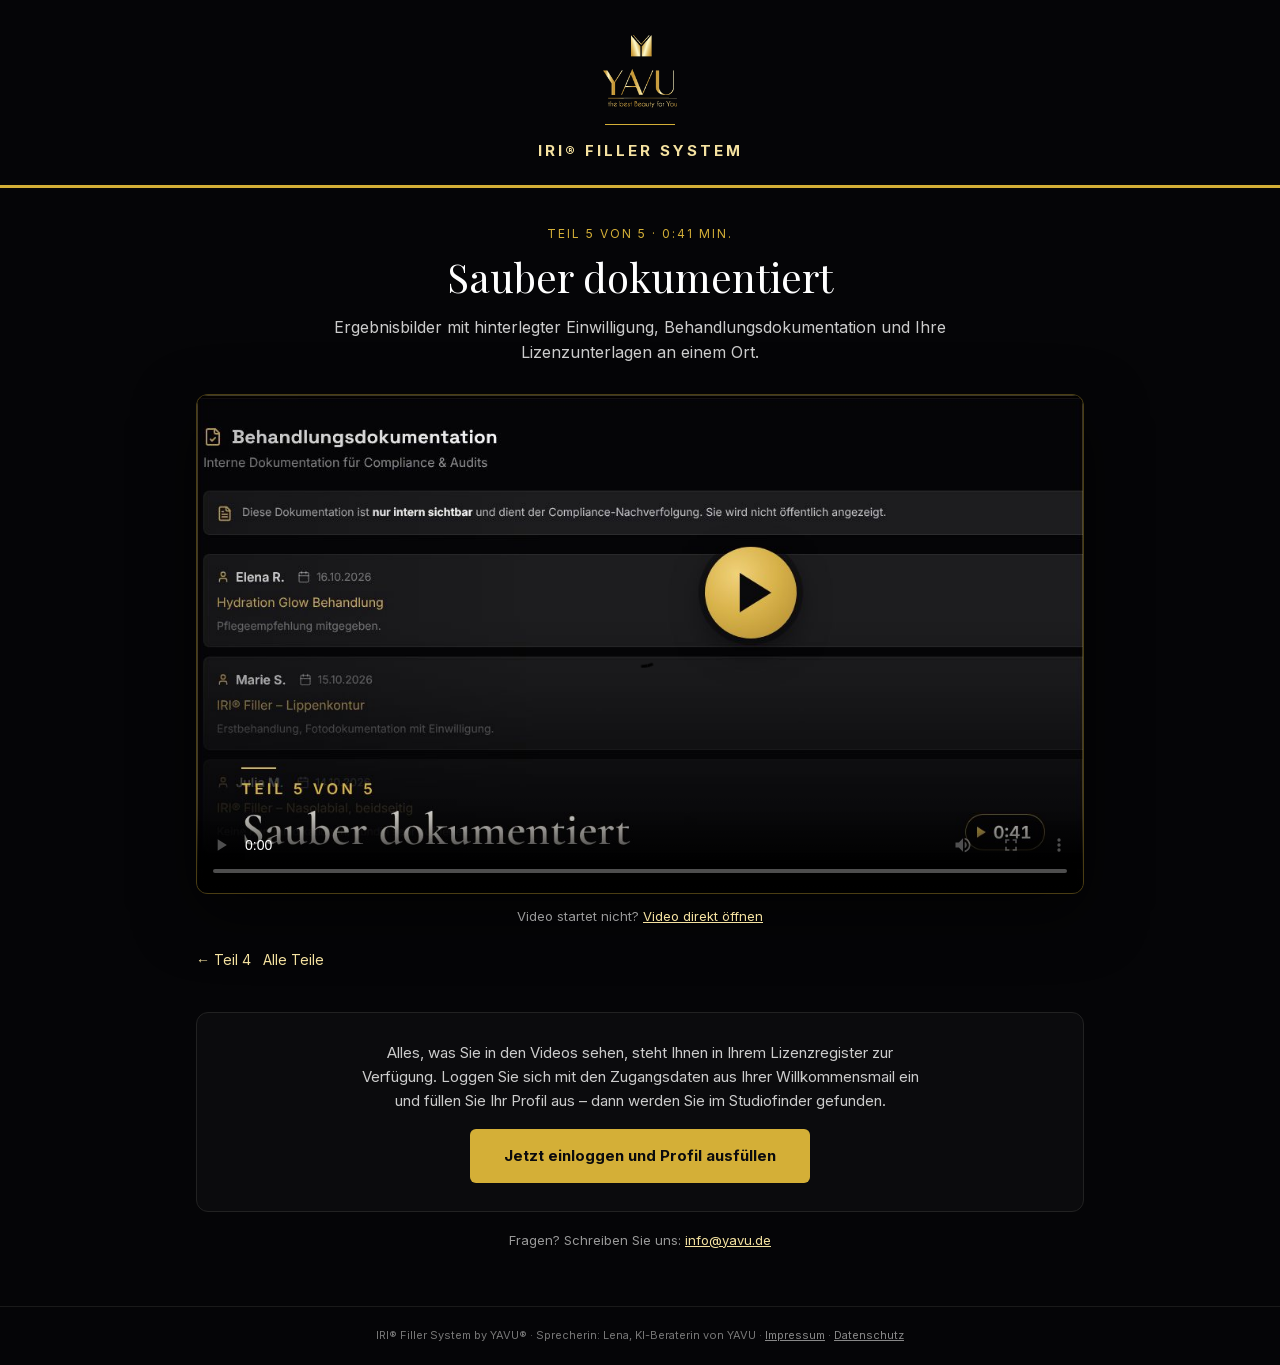
<file: partner/rundgang/teil-5/index.html>
<!DOCTYPE html>
<html lang="de">
<head>
<meta charset="UTF-8">
<meta name="viewport" content="width=device-width, initial-scale=1.0">
<title>Partner-Rundgang Teil 5: Sauber dokumentiert | IRI® Filler System by YAVU®</title>
<meta name="description" content="Ergebnisbilder mit hinterlegter Einwilligung, Behandlungsdokumentation und Ihre Lizenzunterlagen an einem Ort.">
<meta name="robots" content="noindex, follow">
<meta property="og:title" content="Partner-Rundgang Teil 5: Sauber dokumentiert">
<meta property="og:description" content="Ergebnisbilder mit hinterlegter Einwilligung, Behandlungsdokumentation und Ihre Lizenzunterlagen an einem Ort.">
<meta property="og:image" content="https://iri-filler.de/rundgang/teil-5/mail.jpg">
<link href="/assets/fonts/fonts.css" rel="stylesheet">
<style>
  *, *::before, *::after { margin: 0; padding: 0; box-sizing: border-box; }
  :root { --gold: #D4AF37; --gold-light: #F5E2A0; --black: #050507; --text: #CCCCCC; --muted: #999999; }
  html, body { background: var(--black); color: #fff; }
  body { font-family: 'Inter', -apple-system, BlinkMacSystemFont, sans-serif; line-height: 1.6; min-height: 100vh; display: flex; flex-direction: column; }
  header { text-align: center; padding: 32px 16px 22px; }
  header img { width: 80px; height: auto; display: block; margin: 0 auto; }
  .rule { width: 70px; height: 1px; background: var(--gold); margin: 14px auto; }
  .brand { font-size: 15px; font-weight: 700; color: var(--gold-light); letter-spacing: 3px; }
  .goldbar { height: 3px; background: var(--gold); }
  main { flex: 1; width: 100%; max-width: 920px; margin: 0 auto; padding: 36px 16px 56px; text-align: center; }
  .kicker { font-size: 12px; color: var(--gold); letter-spacing: 2px; text-transform: uppercase; margin-bottom: 10px; }
  h1 { font-family: 'Playfair Display', Georgia, serif; font-weight: 400; font-size: clamp(26px, 5vw, 40px); line-height: 1.2; margin-bottom: 14px; }
  .lead { color: var(--text); font-size: 16px; max-width: 620px; margin: 0 auto 28px; }
  .player { border: 1px solid rgba(212,175,55,.35); border-radius: 12px; overflow: hidden; background: #000; box-shadow: 0 20px 60px rgba(0,0,0,.6); }
  video { display: block; width: 100%; height: auto; aspect-ratio: 16 / 9; background: #000; }
  .fallback { margin-top: 12px; font-size: 13px; color: var(--muted); }
  .fallback a, .help a { color: var(--gold-light); }
  .nav { display: flex; justify-content: space-between; gap: 12px; margin-top: 22px; font-size: 14px; }
  .nav a { color: var(--gold-light); text-decoration: none; }
  .nav span { flex: 1; }
  .box { margin-top: 40px; padding: 28px 20px; border: 1px solid #222; border-radius: 12px; background: #0b0b0d; }
  .box p { color: var(--text); font-size: 15px; max-width: 560px; margin: 0 auto; }
  .cta { display: inline-block; margin-top: 16px; background: var(--gold); color: #0b0b0d; text-decoration: none; padding: 15px 34px; border-radius: 6px; font-weight: 700; font-size: 15px; }
  .cta:hover { background: var(--gold-light); }
  .help { margin-top: 18px; font-size: 13px; color: var(--muted); }
  .h2 { font-family: 'Playfair Display', Georgia, serif; font-weight: 400; font-size: 24px; margin: 44px 0 16px; }
  .teile { display: grid; grid-template-columns: repeat(auto-fit, minmax(200px, 1fr)); gap: 16px; margin-top: 36px; text-align: left; }
  .teile a { display: block; text-decoration: none; color: #fff; border: 1px solid #222; border-radius: 10px; overflow: hidden; background: #0b0b0d; }
  .teile a:hover { border-color: rgba(212,175,55,.6); }
  .teile img { display: block; width: 100%; aspect-ratio: 16/9; object-fit: cover; }
  .teile div { padding: 12px 14px 14px; font-size: 14px; }
  .teile small { display: block; color: var(--gold); font-size: 11px; letter-spacing: 1.5px; text-transform: uppercase; margin-bottom: 4px; }
  footer { border-top: 1px solid #1a1a1a; padding: 20px 16px; text-align: center; font-size: 11px; color: #777; }
  footer a { color: #888; }
</style>
</head>
<body>
<header>
  <img src="/rundgang/yavu-logo-gold.png" alt="YAVU" width="80" height="77">
  <div class="rule"></div>
  <div class="brand">IRI® FILLER SYSTEM</div>
</header>
<div class="goldbar"></div>
<main>
  <div class="kicker">Teil 5 von 5 · 0:41 Min.</div>
  <h1>Sauber dokumentiert</h1>
  <p class="lead">Ergebnisbilder mit hinterlegter Einwilligung, Behandlungsdokumentation und Ihre Lizenzunterlagen an einem Ort.</p>
  <div class="player">
    <video controls playsinline preload="metadata" poster="/rundgang/teil-5/mail.jpg">
      <source src="/rundgang/teil-5/IRI-Rundgang-Teil-5.mp4" type="video/mp4">
      <track kind="captions" src="/rundgang/teil-5/untertitel.vtt" srclang="de" label="Deutsch">
      Ihr Browser kann dieses Video leider nicht abspielen.
    </video>
  </div>
  <p class="fallback">Video startet nicht? <a href="/rundgang/teil-5/IRI-Rundgang-Teil-5.mp4">Video direkt öffnen</a></p>
  <div class="nav"><a href="/partner/rundgang/teil-4/">← Teil 4</a><a href="/partner/rundgang/">Alle Teile</a><span></span></div>
  <div class="box">
    <p>Alles, was Sie in den Videos sehen, steht Ihnen in Ihrem Lizenzregister zur Verfügung. Loggen Sie sich mit den Zugangsdaten aus Ihrer Willkommensmail ein und füllen Sie Ihr Profil aus – dann werden Sie im Studiofinder gefunden.</p>
    <a class="cta" href="https://hyaluron-ohne-nadel.de/studio/login">Jetzt einloggen und Profil ausfüllen</a>
  </div>
  <p class="help">Fragen? Schreiben Sie uns: <a href="mailto:info@yavu.de">info@yavu.de</a></p>
</main>
<footer>
  IRI® Filler System by YAVU® · Sprecherin: Lena, KI-Beraterin von YAVU · <a href="/impressum.html">Impressum</a> · <a href="https://hyaluron-ohne-nadel.de/datenschutz">Datenschutz</a>
</footer>
</body>
</html>
</file>
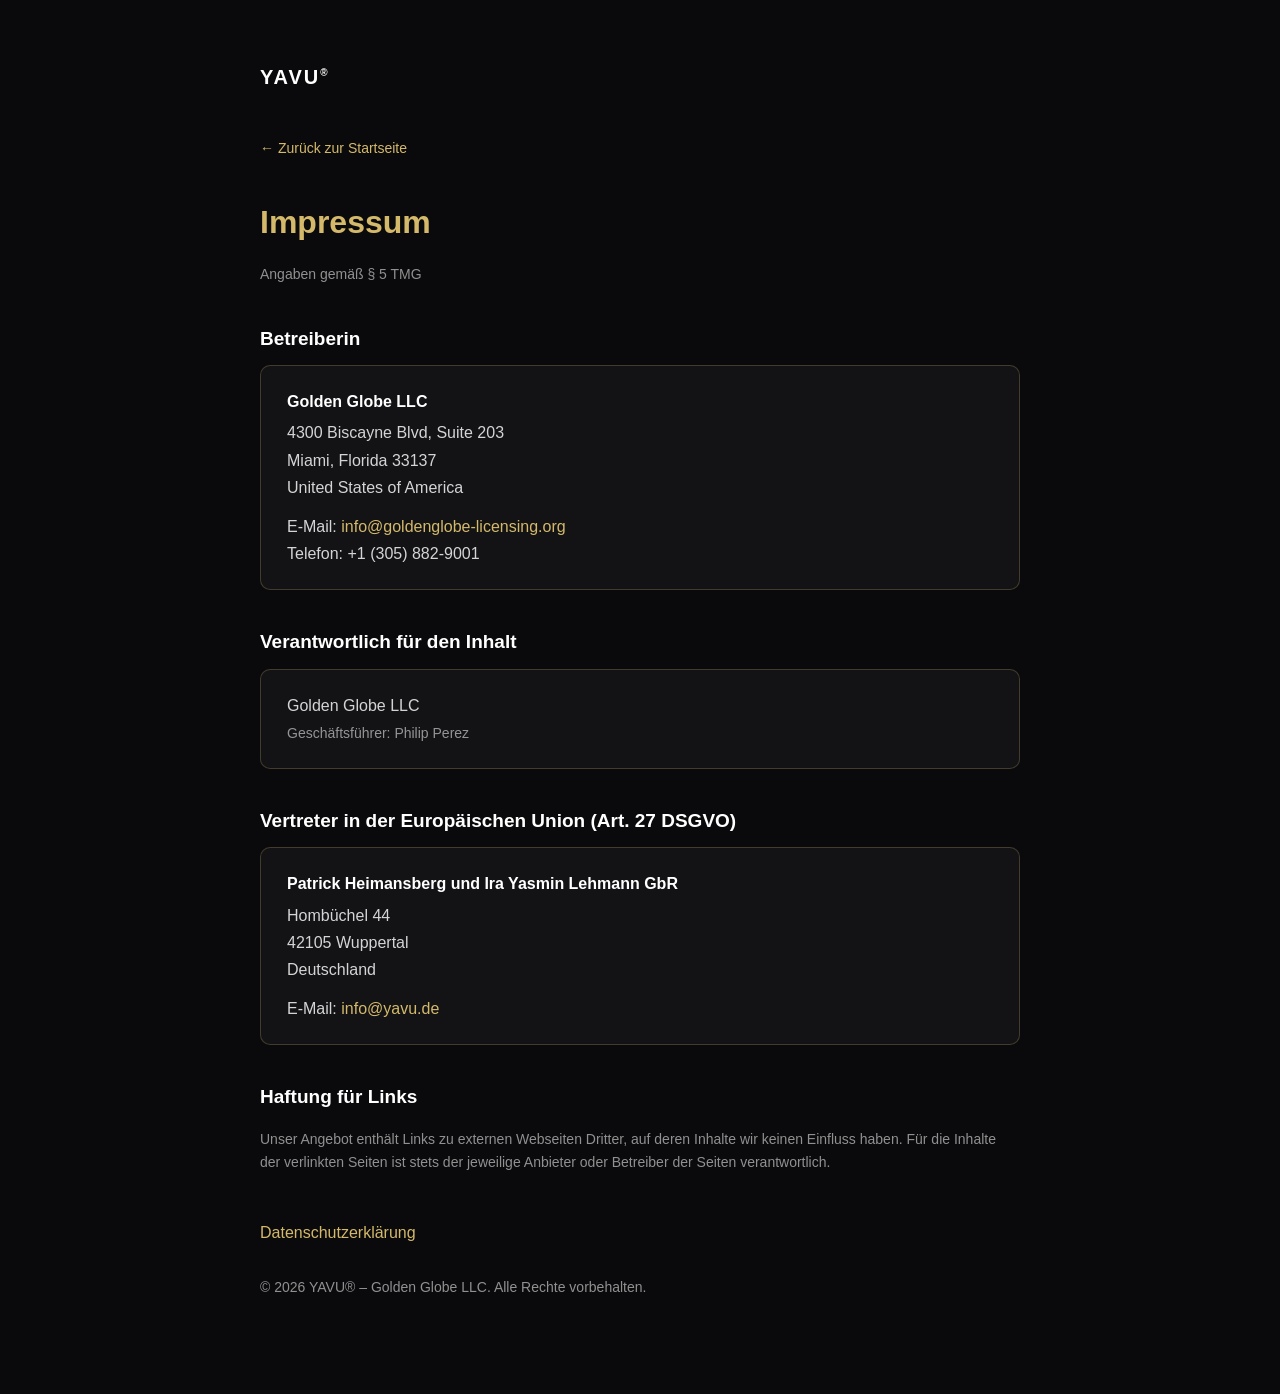
<file: impressum.html>
<!DOCTYPE html>
<html lang="de">
<head>
<meta charset="UTF-8">
<meta name="viewport" content="width=device-width, initial-scale=1.0">
<meta name="robots" content="noindex, follow">
<title>Impressum | YAVU&reg; IRI&reg; Filler-System</title>
<style>
  body { margin:0; padding:0; background:#0a0a0c; color:rgba(255,255,255,.82); font-family:Arial,Helvetica,sans-serif; line-height:1.7; }
  .wrap { max-width:760px; margin:0 auto; padding:60px 24px 80px; }
  a { color:#d4b96a; text-decoration:none; }
  a:hover { text-decoration:underline; }
  h1 { color:#d4b96a; font-size:32px; margin:0 0 8px; }
  h2 { color:#ffffff; font-size:19px; margin:36px 0 10px; }
  .card { background:#131316; border:1px solid rgba(212,185,106,.25); border-radius:10px; padding:22px 26px; margin-top:10px; }
  .muted { color:rgba(255,255,255,.55); font-size:14px; }
  .back { display:inline-block; margin-bottom:34px; font-size:14px; }
  .logo { font-weight:bold; letter-spacing:2px; color:#fff; font-size:20px; margin-bottom:40px; }
  .logo sup { font-size:10px; }
</style>
</head>
<body>
<div class="wrap">
  <div class="logo">YAVU<sup>&reg;</sup></div>
  <a class="back" href="/">&larr; Zur&uuml;ck zur Startseite</a>
  <h1>Impressum</h1>
  <p class="muted">Angaben gem&auml;&szlig; &sect; 5 TMG</p>

  <h2>Betreiberin</h2>
  <div class="card">
    <p style="margin:0 0 4px;"><strong style="color:#fff;">Golden Globe LLC</strong></p>
    <p style="margin:0;">4300 Biscayne Blvd, Suite 203<br>Miami, Florida 33137<br>United States of America</p>
    <p style="margin:12px 0 0;">E-Mail: <a href="mailto:info@goldenglobe-licensing.org">info@goldenglobe-licensing.org</a><br>
    Telefon: +1 (305) 882-9001</p>
  </div>

  <h2>Verantwortlich f&uuml;r den Inhalt</h2>
  <div class="card">
    <p style="margin:0;">Golden Globe LLC<br><span class="muted">Gesch&auml;ftsf&uuml;hrer: Philip Perez</span></p>
  </div>

  <h2>Vertreter in der Europ&auml;ischen Union (Art. 27 DSGVO)</h2>
  <div class="card">
    <p style="margin:0 0 4px;"><strong style="color:#fff;">Patrick Heimansberg und Ira Yasmin Lehmann GbR</strong></p>
    <p style="margin:0;">Homb&uuml;chel 44<br>42105 Wuppertal<br>Deutschland</p>
    <p style="margin:12px 0 0;">E-Mail: <a href="mailto:info@yavu.de">info@yavu.de</a></p>
  </div>

  <h2>Haftung f&uuml;r Links</h2>
  <p class="muted">Unser Angebot enth&auml;lt Links zu externen Webseiten Dritter, auf deren Inhalte wir keinen Einfluss haben. F&uuml;r die Inhalte der verlinkten Seiten ist stets der jeweilige Anbieter oder Betreiber der Seiten verantwortlich.</p>

  <p style="margin-top:44px;"><a href="https://hyaluron-ohne-nadel.de/datenschutz">Datenschutzerkl&auml;rung</a></p>
  <p class="muted" style="margin-top:30px;">&copy; 2026 YAVU&reg; &ndash; Golden Globe LLC. Alle Rechte vorbehalten.</p>
</div>
</body>
</html>
</file>
<file: assets/fonts/fonts.css>
@font-face {
  font-family: 'Inter';
  font-style: normal;
  font-weight: 300;
  font-display: swap;
  src: url(/assets/fonts/Inter-300-latin-ext.woff2) format('woff2');
  unicode-range: U+0100-02BA, U+02BD-02C5, U+02C7-02CC, U+02CE-02D7, U+02DD-02FF, U+0304, U+0308, U+0329, U+1D00-1DBF, U+1E00-1E9F, U+1EF2-1EFF, U+2020, U+20A0-20AB, U+20AD-20C0, U+2113, U+2C60-2C7F, U+A720-A7FF;
}
@font-face {
  font-family: 'Inter';
  font-style: normal;
  font-weight: 300;
  font-display: swap;
  src: url(/assets/fonts/Inter-300-latin.woff2) format('woff2');
  unicode-range: U+0000-00FF, U+0131, U+0152-0153, U+02BB-02BC, U+02C6, U+02DA, U+02DC, U+0304, U+0308, U+0329, U+2000-206F, U+20AC, U+2122, U+2191, U+2193, U+2212, U+2215, U+FEFF, U+FFFD;
}
@font-face {
  font-family: 'Inter';
  font-style: normal;
  font-weight: 400;
  font-display: swap;
  src: url(/assets/fonts/Inter-400-latin-ext.woff2) format('woff2');
  unicode-range: U+0100-02BA, U+02BD-02C5, U+02C7-02CC, U+02CE-02D7, U+02DD-02FF, U+0304, U+0308, U+0329, U+1D00-1DBF, U+1E00-1E9F, U+1EF2-1EFF, U+2020, U+20A0-20AB, U+20AD-20C0, U+2113, U+2C60-2C7F, U+A720-A7FF;
}
@font-face {
  font-family: 'Inter';
  font-style: normal;
  font-weight: 400;
  font-display: swap;
  src: url(/assets/fonts/Inter-400-latin.woff2) format('woff2');
  unicode-range: U+0000-00FF, U+0131, U+0152-0153, U+02BB-02BC, U+02C6, U+02DA, U+02DC, U+0304, U+0308, U+0329, U+2000-206F, U+20AC, U+2122, U+2191, U+2193, U+2212, U+2215, U+FEFF, U+FFFD;
}
@font-face {
  font-family: 'Inter';
  font-style: normal;
  font-weight: 500;
  font-display: swap;
  src: url(/assets/fonts/Inter-500-latin-ext.woff2) format('woff2');
  unicode-range: U+0100-02BA, U+02BD-02C5, U+02C7-02CC, U+02CE-02D7, U+02DD-02FF, U+0304, U+0308, U+0329, U+1D00-1DBF, U+1E00-1E9F, U+1EF2-1EFF, U+2020, U+20A0-20AB, U+20AD-20C0, U+2113, U+2C60-2C7F, U+A720-A7FF;
}
@font-face {
  font-family: 'Inter';
  font-style: normal;
  font-weight: 500;
  font-display: swap;
  src: url(/assets/fonts/Inter-500-latin.woff2) format('woff2');
  unicode-range: U+0000-00FF, U+0131, U+0152-0153, U+02BB-02BC, U+02C6, U+02DA, U+02DC, U+0304, U+0308, U+0329, U+2000-206F, U+20AC, U+2122, U+2191, U+2193, U+2212, U+2215, U+FEFF, U+FFFD;
}
@font-face {
  font-family: 'Inter';
  font-style: normal;
  font-weight: 600;
  font-display: swap;
  src: url(/assets/fonts/Inter-600-latin-ext.woff2) format('woff2');
  unicode-range: U+0100-02BA, U+02BD-02C5, U+02C7-02CC, U+02CE-02D7, U+02DD-02FF, U+0304, U+0308, U+0329, U+1D00-1DBF, U+1E00-1E9F, U+1EF2-1EFF, U+2020, U+20A0-20AB, U+20AD-20C0, U+2113, U+2C60-2C7F, U+A720-A7FF;
}
@font-face {
  font-family: 'Inter';
  font-style: normal;
  font-weight: 600;
  font-display: swap;
  src: url(/assets/fonts/Inter-600-latin.woff2) format('woff2');
  unicode-range: U+0000-00FF, U+0131, U+0152-0153, U+02BB-02BC, U+02C6, U+02DA, U+02DC, U+0304, U+0308, U+0329, U+2000-206F, U+20AC, U+2122, U+2191, U+2193, U+2212, U+2215, U+FEFF, U+FFFD;
}
@font-face {
  font-family: 'Inter';
  font-style: normal;
  font-weight: 700;
  font-display: swap;
  src: url(/assets/fonts/Inter-700-latin-ext.woff2) format('woff2');
  unicode-range: U+0100-02BA, U+02BD-02C5, U+02C7-02CC, U+02CE-02D7, U+02DD-02FF, U+0304, U+0308, U+0329, U+1D00-1DBF, U+1E00-1E9F, U+1EF2-1EFF, U+2020, U+20A0-20AB, U+20AD-20C0, U+2113, U+2C60-2C7F, U+A720-A7FF;
}
@font-face {
  font-family: 'Inter';
  font-style: normal;
  font-weight: 700;
  font-display: swap;
  src: url(/assets/fonts/Inter-700-latin.woff2) format('woff2');
  unicode-range: U+0000-00FF, U+0131, U+0152-0153, U+02BB-02BC, U+02C6, U+02DA, U+02DC, U+0304, U+0308, U+0329, U+2000-206F, U+20AC, U+2122, U+2191, U+2193, U+2212, U+2215, U+FEFF, U+FFFD;
}
@font-face {
  font-family: 'Inter';
  font-style: normal;
  font-weight: 800;
  font-display: swap;
  src: url(/assets/fonts/Inter-800-latin-ext.woff2) format('woff2');
  unicode-range: U+0100-02BA, U+02BD-02C5, U+02C7-02CC, U+02CE-02D7, U+02DD-02FF, U+0304, U+0308, U+0329, U+1D00-1DBF, U+1E00-1E9F, U+1EF2-1EFF, U+2020, U+20A0-20AB, U+20AD-20C0, U+2113, U+2C60-2C7F, U+A720-A7FF;
}
@font-face {
  font-family: 'Inter';
  font-style: normal;
  font-weight: 800;
  font-display: swap;
  src: url(/assets/fonts/Inter-800-latin.woff2) format('woff2');
  unicode-range: U+0000-00FF, U+0131, U+0152-0153, U+02BB-02BC, U+02C6, U+02DA, U+02DC, U+0304, U+0308, U+0329, U+2000-206F, U+20AC, U+2122, U+2191, U+2193, U+2212, U+2215, U+FEFF, U+FFFD;
}
@font-face {
  font-family: 'Inter';
  font-style: normal;
  font-weight: 900;
  font-display: swap;
  src: url(/assets/fonts/Inter-900-latin-ext.woff2) format('woff2');
  unicode-range: U+0100-02BA, U+02BD-02C5, U+02C7-02CC, U+02CE-02D7, U+02DD-02FF, U+0304, U+0308, U+0329, U+1D00-1DBF, U+1E00-1E9F, U+1EF2-1EFF, U+2020, U+20A0-20AB, U+20AD-20C0, U+2113, U+2C60-2C7F, U+A720-A7FF;
}
@font-face {
  font-family: 'Inter';
  font-style: normal;
  font-weight: 900;
  font-display: swap;
  src: url(/assets/fonts/Inter-900-latin.woff2) format('woff2');
  unicode-range: U+0000-00FF, U+0131, U+0152-0153, U+02BB-02BC, U+02C6, U+02DA, U+02DC, U+0304, U+0308, U+0329, U+2000-206F, U+20AC, U+2122, U+2191, U+2193, U+2212, U+2215, U+FEFF, U+FFFD;
}
@font-face {
  font-family: 'Playfair Display';
  font-style: italic;
  font-weight: 400;
  font-display: swap;
  src: url(/assets/fonts/PlayfairDisplay-400-italic-latin-ext.woff2) format('woff2');
  unicode-range: U+0100-02BA, U+02BD-02C5, U+02C7-02CC, U+02CE-02D7, U+02DD-02FF, U+0304, U+0308, U+0329, U+1D00-1DBF, U+1E00-1E9F, U+1EF2-1EFF, U+2020, U+20A0-20AB, U+20AD-20C0, U+2113, U+2C60-2C7F, U+A720-A7FF;
}
@font-face {
  font-family: 'Playfair Display';
  font-style: italic;
  font-weight: 400;
  font-display: swap;
  src: url(/assets/fonts/PlayfairDisplay-400-italic-latin.woff2) format('woff2');
  unicode-range: U+0000-00FF, U+0131, U+0152-0153, U+02BB-02BC, U+02C6, U+02DA, U+02DC, U+0304, U+0308, U+0329, U+2000-206F, U+20AC, U+2122, U+2191, U+2193, U+2212, U+2215, U+FEFF, U+FFFD;
}
@font-face {
  font-family: 'Playfair Display';
  font-style: normal;
  font-weight: 400;
  font-display: swap;
  src: url(/assets/fonts/PlayfairDisplay-400-latin-ext.woff2) format('woff2');
  unicode-range: U+0100-02BA, U+02BD-02C5, U+02C7-02CC, U+02CE-02D7, U+02DD-02FF, U+0304, U+0308, U+0329, U+1D00-1DBF, U+1E00-1E9F, U+1EF2-1EFF, U+2020, U+20A0-20AB, U+20AD-20C0, U+2113, U+2C60-2C7F, U+A720-A7FF;
}
@font-face {
  font-family: 'Playfair Display';
  font-style: normal;
  font-weight: 400;
  font-display: swap;
  src: url(/assets/fonts/PlayfairDisplay-400-latin.woff2) format('woff2');
  unicode-range: U+0000-00FF, U+0131, U+0152-0153, U+02BB-02BC, U+02C6, U+02DA, U+02DC, U+0304, U+0308, U+0329, U+2000-206F, U+20AC, U+2122, U+2191, U+2193, U+2212, U+2215, U+FEFF, U+FFFD;
}
@font-face {
  font-family: 'Playfair Display';
  font-style: normal;
  font-weight: 700;
  font-display: swap;
  src: url(/assets/fonts/PlayfairDisplay-700-latin-ext.woff2) format('woff2');
  unicode-range: U+0100-02BA, U+02BD-02C5, U+02C7-02CC, U+02CE-02D7, U+02DD-02FF, U+0304, U+0308, U+0329, U+1D00-1DBF, U+1E00-1E9F, U+1EF2-1EFF, U+2020, U+20A0-20AB, U+20AD-20C0, U+2113, U+2C60-2C7F, U+A720-A7FF;
}
@font-face {
  font-family: 'Playfair Display';
  font-style: normal;
  font-weight: 700;
  font-display: swap;
  src: url(/assets/fonts/PlayfairDisplay-700-latin.woff2) format('woff2');
  unicode-range: U+0000-00FF, U+0131, U+0152-0153, U+02BB-02BC, U+02C6, U+02DA, U+02DC, U+0304, U+0308, U+0329, U+2000-206F, U+20AC, U+2122, U+2191, U+2193, U+2212, U+2215, U+FEFF, U+FFFD;
}
</file>
